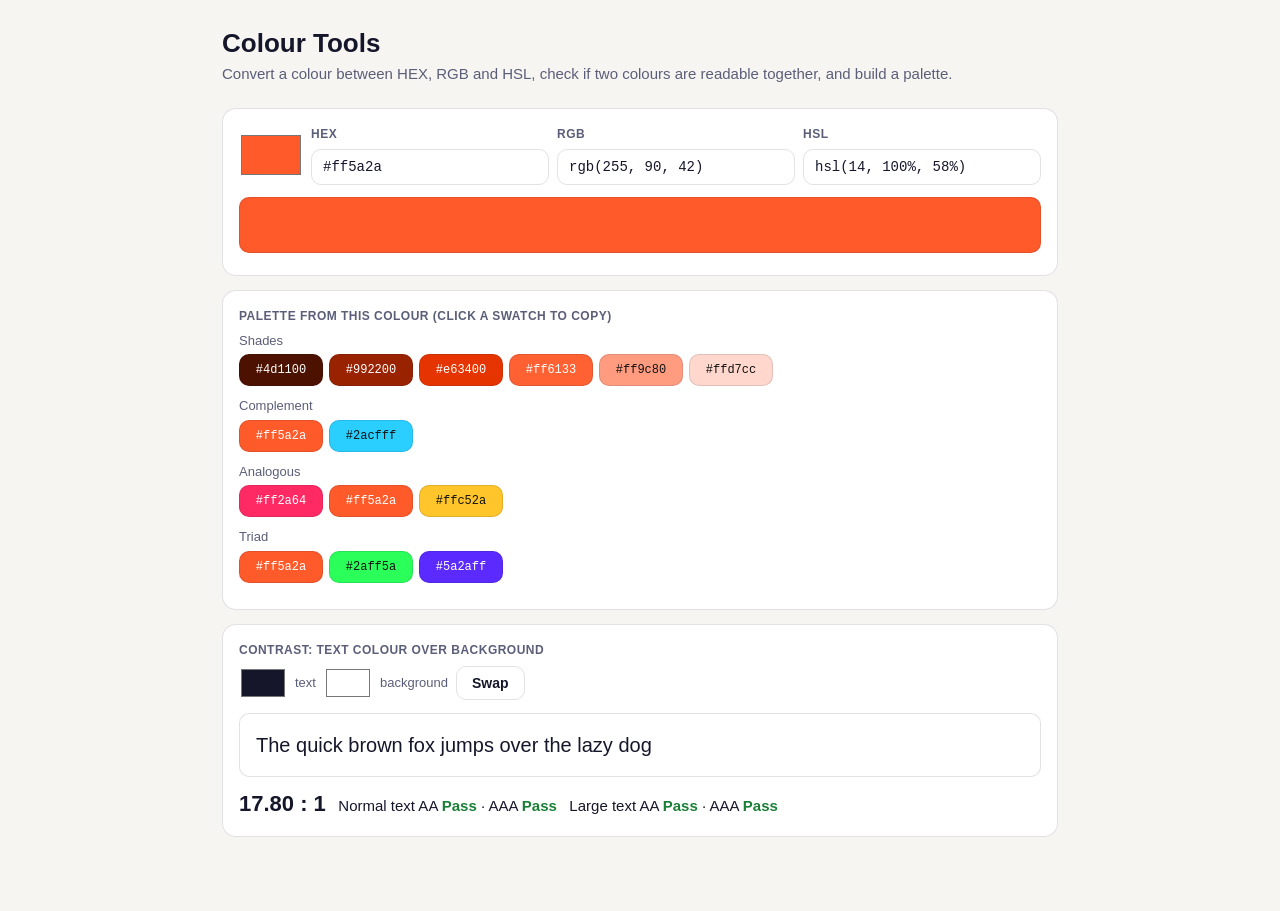
<file: plugins/color-tools/app/index.html>
<!doctype html>
<html lang="en"><head><meta charset="utf-8"><meta name="viewport" content="width=device-width,initial-scale=1">
<title>Colour Tools</title>
<style>
:root { color-scheme: light dark; --bg:#f6f5f2; --card:#ffffff; --fg:#15162a; --muted:#5b5e78; --line:rgba(20,22,40,.12); --accent:#ff5a2a; --ok:#1a7f37; --bad:#c62828; }
@media (prefers-color-scheme: dark) { :root { --bg:#0d0e14; --card:#171923; --fg:#f3f2ef; --muted:#9a9cb2; --line:rgba(255,255,255,.12); --ok:#7ee787; --bad:#ff8a80; } }
* { box-sizing: border-box; }
html, body { margin: 0; }
body { background: var(--bg); color: var(--fg); font: 15px/1.5 -apple-system, sans-serif; min-height: 100vh; }
.wrap { max-width: 880px; margin: 0 auto; padding: 28px 22px 60px; }
h1 { font: 600 26px/1.2 -apple-system, sans-serif; margin: 0 0 4px; }
.sub { color: var(--muted); margin: 0 0 22px; }
.card { background: var(--card); border: 1px solid var(--line); border-radius: 14px; padding: 16px; margin-bottom: 14px; }
label { display: block; font-size: 12px; font-weight: 600; letter-spacing: .04em; text-transform: uppercase; color: var(--muted); margin: 0 0 6px; }
input[type=text], input[type=number], input[type=search], input[type=password], textarea, select {
  width: 100%; font: 14px ui-monospace, SFMono-Regular, Menlo, monospace; padding: 9px 11px; border-radius: 10px;
  border: 1px solid var(--line); background: transparent; color: var(--fg); outline: none; }
input:focus, textarea:focus, select:focus { border-color: var(--accent); }
textarea { min-height: 150px; resize: vertical; line-height: 1.45; }
button { font: 600 14px -apple-system, sans-serif; border: 0; border-radius: 10px; padding: 8px 15px; cursor: pointer; background: var(--fg); color: var(--bg); }
button.ghost { background: transparent; color: var(--fg); border: 1px solid var(--line); }
button:active { transform: scale(.97); }
.row { display: flex; gap: 8px; flex-wrap: wrap; align-items: center; }
.row > .grow { flex: 1 1 200px; }
.tabs { display: flex; gap: 6px; flex-wrap: wrap; margin-bottom: 14px; }
.tabs button { background: transparent; color: var(--muted); border: 1px solid var(--line); }
.tabs button.on { background: var(--fg); color: var(--bg); border-color: var(--fg); }
.muted { color: var(--muted); font-size: 13px; }
.ok { color: var(--ok); } .bad { color: var(--bad); }
.mono { font-family: ui-monospace, SFMono-Regular, Menlo, monospace; }
.toast { position: fixed; bottom: 22px; left: 50%; transform: translateX(-50%); background: rgba(20,20,28,.92); color: #fff; padding: 8px 14px; border-radius: 10px; font-size: 13px; opacity: 0; transition: opacity .25s; pointer-events: none; }
.toast.on { opacity: 1; }
.hide { display: none !important; }
</style></head>
<body>

<div class="wrap">
  <h1>Colour Tools</h1>
  <p class="sub">Convert a colour between HEX, RGB and HSL, check if two colours are readable together, and build a palette.</p>
  <div class="card">
    <div class="row"><input type="color" id="pick" value="#ff5a2a" style="width:64px;height:48px;border:0;background:none;padding:0">
      <div class="grow"><label for="hex">HEX</label><input type="text" id="hex" spellcheck="false"></div>
      <div class="grow"><label for="rgb">RGB</label><input type="text" id="rgb" spellcheck="false"></div>
      <div class="grow"><label for="hsl">HSL</label><input type="text" id="hsl" spellcheck="false"></div></div>
    <div id="swatch" style="height:56px;border-radius:10px;margin-top:12px;border:1px solid var(--line)"></div>
    <div id="cmsg" class="bad" style="margin-top:6px"></div>
  </div>
  <div class="card"><label>Palette from this colour (click a swatch to copy)</label><div id="pal"></div></div>
  <div class="card"><label>Contrast: text colour over background</label>
    <div class="row"><input type="color" id="fg" value="#15162a" style="width:48px;height:36px;border:0;background:none;padding:0"><span class="muted">text</span>
      <input type="color" id="bg" value="#ffffff" style="width:48px;height:36px;border:0;background:none;padding:0"><span class="muted">background</span>
      <button class="ghost" id="swap">Swap</button></div>
    <div id="sample" style="margin-top:12px;padding:16px;border-radius:10px;border:1px solid var(--line);font-size:20px">The quick brown fox jumps over the lazy dog</div>
    <div id="ratio" style="margin-top:10px"></div></div>
</div>

<script>
(() => {

const $ = (s, r = document) => r.querySelector(s);
const $$ = (s, r = document) => [...r.querySelectorAll(s)];
const store = {
  get: (k, d) => { try { const v = localStorage.getItem(k); return v === null ? d : JSON.parse(v); } catch (e) { return d; } },
  set: (k, v) => { try { localStorage.setItem(k, JSON.stringify(v)); } catch (e) {} },
};
let toastTimer = 0;
const flash = (text) => {
  let t = $('.toast');
  if (!t) { t = document.createElement('div'); t.className = 'toast'; document.body.appendChild(t); }
  t.textContent = text; t.classList.add('on');
  clearTimeout(toastTimer); toastTimer = setTimeout(() => t.classList.remove('on'), 1300);
};
// The clipboard API needs a secure page; if the page isn't, the old way works.
const copy = async (text) => {
  try { await navigator.clipboard.writeText(text); }
  catch (e) {
    const t = document.createElement('textarea'); t.value = text; t.style.cssText = 'position:fixed;opacity:0';
    document.body.appendChild(t); t.select(); try { document.execCommand('copy'); } catch (e2) {} t.remove();
  }
  flash('Copied');
};
// A random whole number below n, without bias.
const rand = (n) => {
  const limit = Math.floor(4294967296 / n) * n, buf = new Uint32Array(1);
  do { crypto.getRandomValues(buf); } while (buf[0] >= limit);
  return buf[0] % n;
};
const esc = (s) => String(s).replace(/[&<>"']/g, (c) => ({ '&': '&amp;', '<': '&lt;', '>': '&gt;', '"': '&quot;', "'": '&#39;' }[c]));


const clamp = (n, a, b) => Math.min(b, Math.max(a, n));
const toHex = (r, g, b) => '#' + [r, g, b].map((v) => Math.round(v).toString(16).padStart(2, '0')).join('');
const fromHex = (s) => {
  s = s.trim().replace(/^#/, '');
  if (/^[0-9a-f]{3}$/i.test(s)) s = s.split('').map((c) => c + c).join('');
  if (!/^[0-9a-f]{6}$/i.test(s)) return null;
  return [0, 2, 4].map((i) => parseInt(s.slice(i, i + 2), 16));
};
const rgbToHsl = (r, g, b) => {
  r /= 255; g /= 255; b /= 255;
  const max = Math.max(r, g, b), min = Math.min(r, g, b), l = (max + min) / 2, d = max - min;
  if (!d) return [0, 0, l * 100];
  const s = d / (1 - Math.abs(2 * l - 1));
  let h = max === r ? ((g - b) / d) % 6 : max === g ? (b - r) / d + 2 : (r - g) / d + 4;
  h = (h * 60 + 360) % 360;
  return [h, s * 100, l * 100];
};
const hslToRgb = (h, s, l) => {
  h = ((h % 360) + 360) % 360; s = clamp(s, 0, 100) / 100; l = clamp(l, 0, 100) / 100;
  const c = (1 - Math.abs(2 * l - 1)) * s, x = c * (1 - Math.abs(((h / 60) % 2) - 1)), m = l - c / 2;
  const [r, g, b] = h < 60 ? [c, x, 0] : h < 120 ? [x, c, 0] : h < 180 ? [0, c, x] : h < 240 ? [0, x, c] : h < 300 ? [x, 0, c] : [c, 0, x];
  return [(r + m) * 255, (g + m) * 255, (b + m) * 255];
};
const lum = ([r, g, b]) => { const f = (v) => { v /= 255; return v <= 0.03928 ? v / 12.92 : Math.pow((v + 0.055) / 1.055, 2.4); }; return 0.2126 * f(r) + 0.7152 * f(g) + 0.0722 * f(b); };
const ratio = (a, b) => { const [x, y] = [lum(a), lum(b)].sort((p, q) => q - p); return (x + 0.05) / (y + 0.05); };
globalThis.__color = { fromHex, toHex, rgbToHsl, hslToRgb, ratio };

let cur = [255, 90, 42];
const setColor = (rgb, from) => {
  cur = rgb.map((v) => clamp(Math.round(v), 0, 255));
  const hex = toHex(...cur), [h, s, l] = rgbToHsl(...cur);
  if (from !== 'hex') $('#hex').value = hex;
  if (from !== 'rgb') $('#rgb').value = 'rgb(' + cur.join(', ') + ')';
  if (from !== 'hsl') $('#hsl').value = 'hsl(' + Math.round(h) + ', ' + Math.round(s) + '%, ' + Math.round(l) + '%)';
  $('#pick').value = hex; $('#swatch').style.background = hex; $('#cmsg').textContent = '';
  palette(h, s, l);
};
const palette = (h, s, l) => {
  const sets = [['Shades', [15, 30, 45, 60, 75, 90].map((L) => [h, s, L])], ['Complement', [[h, s, l], [h + 180, s, l]]],
    ['Analogous', [-30, 0, 30].map((d) => [h + d, s, l])], ['Triad', [0, 120, 240].map((d) => [h + d, s, l])]];
  const root = $('#pal'); root.textContent = '';
  for (const [name, list] of sets) {
    const row = document.createElement('div'); row.style.marginBottom = '10px';
    row.innerHTML = '<div class="muted" style="margin-bottom:4px">' + name + '</div>';
    const strip = document.createElement('div'); strip.className = 'row'; strip.style.gap = '6px';
    for (const hsl of list) {
      const hex = toHex(...hslToRgb(...hsl));
      const sw = document.createElement('button'); sw.className = 'ghost'; sw.title = hex; sw.textContent = hex;
      sw.style.cssText = 'background:' + hex + ';color:' + (lum(fromHex(hex)) > 0.45 ? '#111' : '#fff') + ';border:1px solid var(--line);font:12px ui-monospace,monospace;min-width:84px';
      sw.onclick = () => copy(hex); strip.appendChild(sw);
    }
    row.appendChild(strip); root.appendChild(row);
  }
};
$('#pick').oninput = () => setColor(fromHex($('#pick').value));
$('#hex').oninput = () => { const c = fromHex($('#hex').value); if (c) setColor(c, 'hex'); else $('#cmsg').textContent = 'Needs 3 or 6 hex digits, like #ff5a2a'; };
$('#rgb').oninput = () => { const m = $('#rgb').value.match(/(\d{1,3})\D+(\d{1,3})\D+(\d{1,3})/); if (m) setColor([+m[1], +m[2], +m[3]], 'rgb'); else $('#cmsg').textContent = 'Needs three numbers, like rgb(255, 90, 42)'; };
$('#hsl').oninput = () => { const m = $('#hsl').value.match(/(-?\d+(?:\.\d+)?)\D+(\d+(?:\.\d+)?)\D+(\d+(?:\.\d+)?)/); if (m) setColor(hslToRgb(+m[1], +m[2], +m[3]), 'hsl'); else $('#cmsg').textContent = 'Needs three numbers, like hsl(14, 100%, 58%)'; };

const contrast = () => {
  const f = fromHex($('#fg').value), b = fromHex($('#bg').value), r = ratio(f, b);
  $('#sample').style.color = $('#fg').value; $('#sample').style.background = $('#bg').value;
  const pass = (ok) => ok ? '<b class="ok">Pass</b>' : '<b class="bad">Fail</b>';
  $('#ratio').innerHTML = '<b style="font-size:22px">' + r.toFixed(2) + ' : 1</b> &nbsp; Normal text AA ' + pass(r >= 4.5) + ' · AAA ' + pass(r >= 7) + ' &nbsp; Large text AA ' + pass(r >= 3) + ' · AAA ' + pass(r >= 4.5);
};
$('#fg').oninput = contrast; $('#bg').oninput = contrast;
$('#swap').onclick = () => { const t = $('#fg').value; $('#fg').value = $('#bg').value; $('#bg').value = t; contrast(); };
setColor(cur); contrast();

})();
</script>
</body></html>
</file>
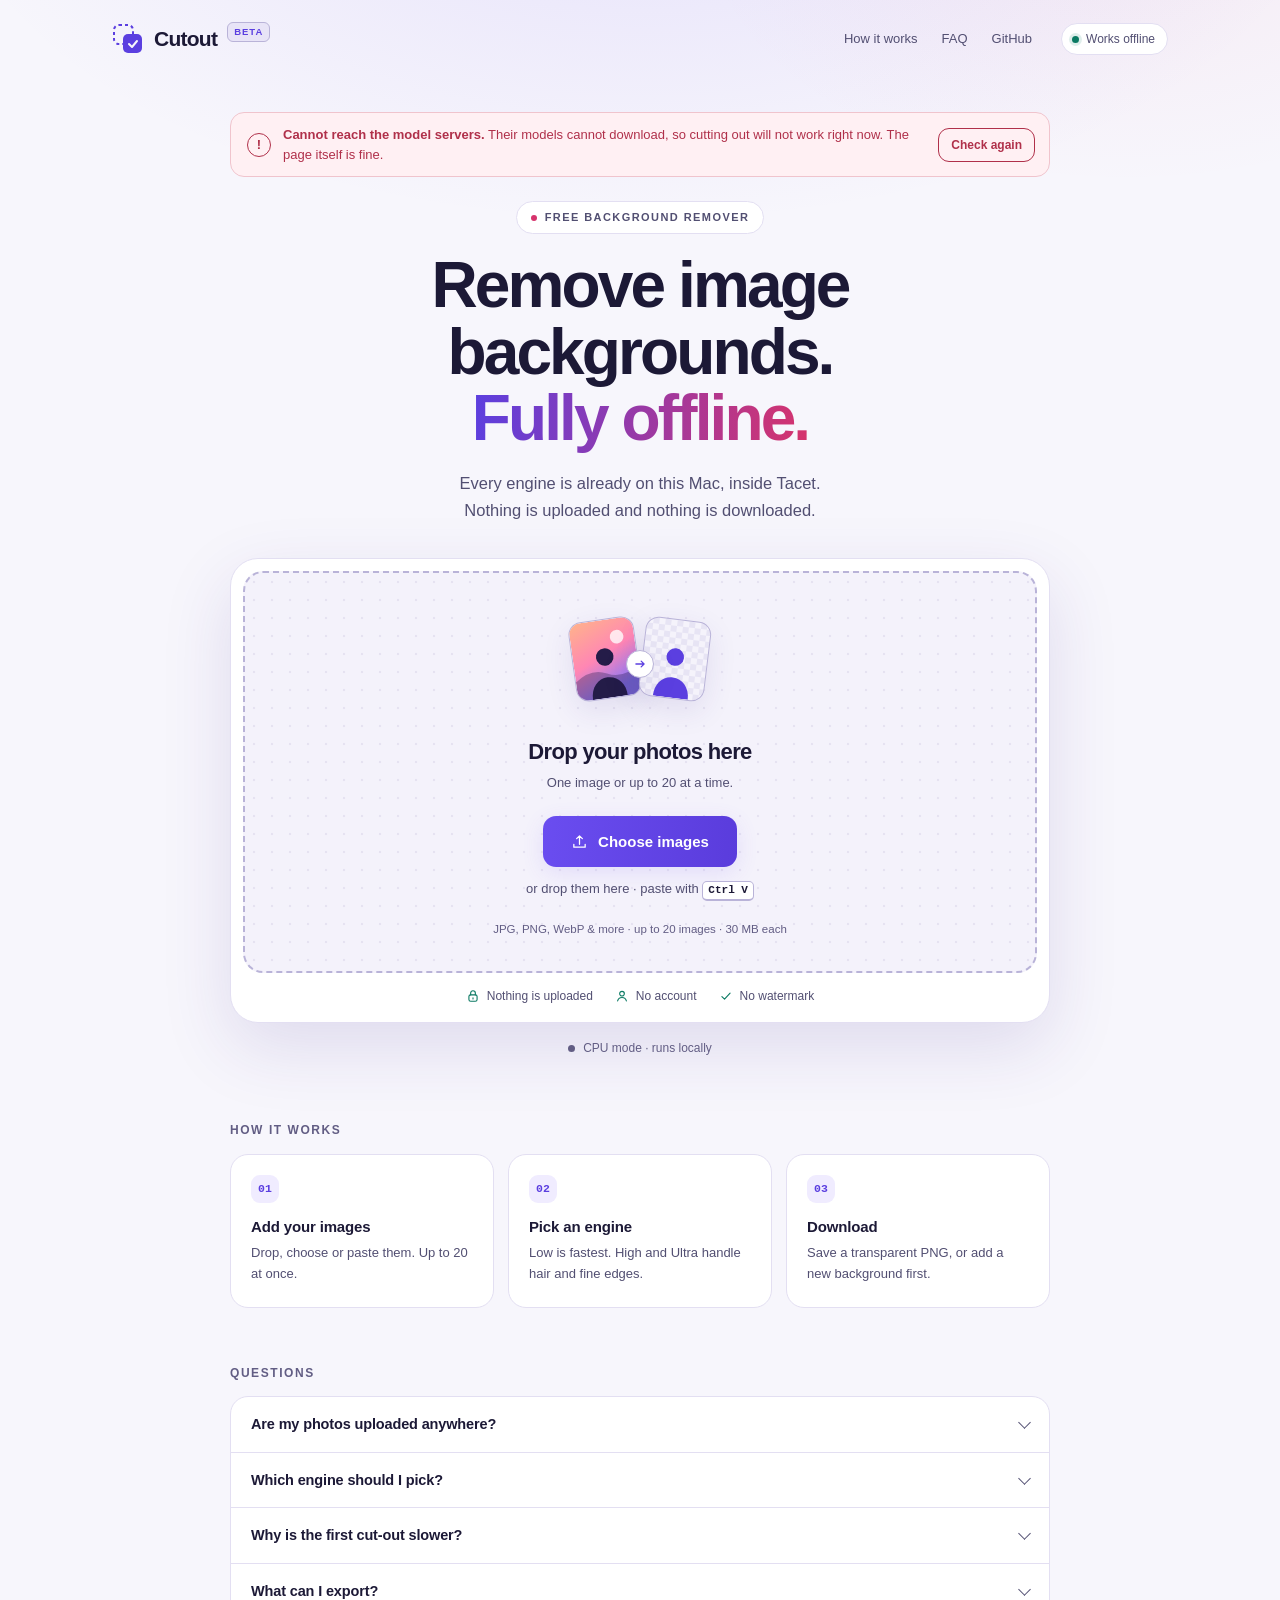
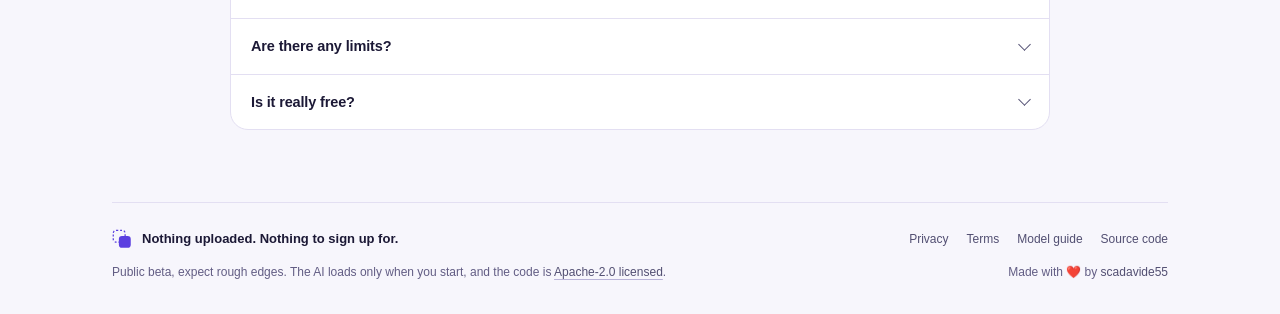
<file: plugins/cutout/app/index.html>
<!doctype html>
<html lang="en">
<head>

<meta charset="utf-8">
<meta name="viewport" content="width=device-width, initial-scale=1, viewport-fit=cover">
<title>Cutout — remove image backgrounds, free and private</title>
<meta name="description" content="Remove image backgrounds in your browser. No account, no upload, no cost.">
<meta name="color-scheme" content="dark light">
<meta name="theme-color" content="#0c0d13" media="(prefers-color-scheme: dark)">
<meta name="theme-color" content="#f7f6fc" media="(prefers-color-scheme: light)">
<meta name="theme-color" content="#0c0d13">
<link rel="canonical" href="https://scadavide55.github.io/cutout/">
<meta property="og:type" content="website">
<meta property="og:site_name" content="Cutout">
<meta property="og:title" content="Cutout — remove image backgrounds, free and private">
<meta property="og:description" content="Remove image backgrounds in your browser. No account, no upload, no watermark. The AI runs on your own device.">
<meta property="og:url" content="https://scadavide55.github.io/cutout/">
<meta property="og:image" content="https://scadavide55.github.io/cutout/og.png">
<meta property="og:image:width" content="1200">
<meta property="og:image:height" content="630">
<meta name="twitter:card" content="summary_large_image">
<meta name="twitter:title" content="Cutout — remove image backgrounds, free and private">
<meta name="twitter:description" content="No account, no upload, no watermark. The AI runs on your own device.">
<meta name="twitter:image" content="https://scadavide55.github.io/cutout/og.png">
<script type="application/ld+json">
{"@context":"https://schema.org","@type":"WebApplication","name":"Cutout","url":"https://scadavide55.github.io/cutout/","description":"Remove image backgrounds in your browser. No account, no upload, no watermark. The AI runs on your own device.","applicationCategory":"MultimediaApplication","operatingSystem":"Any modern web browser","isAccessibleForFree":true,"offers":{"@type":"Offer","price":"0","priceCurrency":"EUR"},"license":"https://www.apache.org/licenses/LICENSE-2.0","author":{"@type":"Person","name":"scadavide55","url":"https://github.com/scadavide55"}}
</script>
<script>
/* Pages cannot send the headers that let WebAssembly use several threads, so a tiny
   service worker adds them. It touches nothing else and only ever runs on this site. */
if ('serviceWorker' in navigator && !crossOriginIsolated && window.isSecureContext){
  navigator.serviceWorker.register('sw.js').then(r => {
    if (r.active && !navigator.serviceWorker.controller && !sessionStorage.getItem('cutout.coi')){
      sessionStorage.setItem('cutout.coi', '1'); location.reload();
    }
    r.addEventListener('updatefound', () => {
      const w = r.installing;
      w && w.addEventListener('statechange', () => {
        if (w.state === 'activated' && !sessionStorage.getItem('cutout.coi')){ sessionStorage.setItem('cutout.coi', '1'); location.reload(); }
      });
    });
  }).catch(() => {});
}
</script>
<link rel="icon" href="data:image/svg+xml,<svg xmlns='http://www.w3.org/2000/svg' viewBox='0 0 24 24'><rect x='3' y='3' width='12' height='12' rx='3.5' fill='%239a87ff'/><rect x='9' y='9' width='12' height='12' rx='3.5' fill='none' stroke='%239a87ff' stroke-width='1.8'/></svg>">
<style>
  /* One stylesheet, system fonts, inline icons. Nothing here loads from the network. */
  :root{
    color-scheme:dark light;
    --sans:ui-sans-serif,-apple-system,BlinkMacSystemFont,"Segoe UI",Roboto,"Helvetica Neue",Arial,sans-serif;
    --mono:ui-monospace,SFMono-Regular,Menlo,Consolas,monospace;
    --max:1120px;
    --bg:#0c0d13; --panel:#14161f; --panel-2:#1a1c28; --panel-3:#252a3d;
    --line:#262b3e; --line-2:#424a6a; --text:#eef0f9; --dim:#b0b6cd; --dim-2:#9097b2;
    --accent:#9a87ff; --accent-hi:#b0a1ff; --accent-ink:#0f0a2b;
    --brand:#b3a5ff; --brand-2:#ff9ec7;
    --good:#7ee3c4; --good-soft:rgba(126,227,196,.16); --warn:#f2c97d; --bad:#ff9fae;
    --chk-a:#252a3c; --chk-b:#1d2131; --swchk-a:#69708f; --swchk-b:#434a66;
    --sel-bg:#1f1d3a; --over-bg:#1b1a33; --dots:rgba(255,255,255,.055);
    --done-bg:#12302b; --done-line:#2a6556; --warn-bg:#2e2619; --warn-line:#675331;
    --danger-bg:#33202a; --danger-line:#6a3b4b; --scrim:rgba(6,6,14,.72);
    --shadow:0 24px 80px rgba(0,0,0,.38); --shadow-sm:0 10px 34px rgba(0,0,0,.26);
    --glow:rgba(154,135,255,.17); --glow-2:rgba(255,158,199,.07);
  }
  @media(prefers-color-scheme:light){
    :root{
      --bg:#f7f6fc; --panel:#ffffff; --panel-2:#f4f2fb; --panel-3:#e8e4f7;
      --line:#e3dff2; --line-2:#b9b3d8; --text:#1c1936; --dim:#524f72; --dim-2:#625d84;
      --accent:#6a4df0; --accent-hi:#5a3cdc; --accent-ink:#ffffff;
      --brand:#5b3fe0; --brand-2:#d6336c;
      --good:#0b7a63; --good-soft:rgba(11,122,99,.13); --warn:#7d5314; --bad:#b0304a;
      --chk-a:#e7e4f4; --chk-b:#f5f3fb; --swchk-a:#cbc7e2; --swchk-b:#f5f3fb;
      --sel-bg:#f0ecff; --over-bg:#ede8ff; --dots:rgba(40,20,120,.07);
      --done-bg:#e3f6f0; --done-line:#aedccd; --warn-bg:#fbf3e3; --warn-line:#e6cf9c;
      --danger-bg:#fff0f3; --danger-line:#f0c4cd; --scrim:rgba(20,16,50,.6);
      --shadow:0 24px 70px rgba(60,40,140,.13); --shadow-sm:0 10px 30px rgba(60,40,140,.10);
      --glow:rgba(106,77,240,.12); --glow-2:rgba(214,51,108,.06);
    }
  }

  /* ---------- base ---------- */
  *{box-sizing:border-box;margin:0;padding:0}
  [hidden]{display:none!important}
  html{scroll-behavior:smooth;scroll-padding-top:20px;-webkit-text-size-adjust:100%}
  body{min-height:100vh;min-height:100dvh;display:flex;flex-direction:column;color:var(--text);
    background:radial-gradient(1000px 520px at 50% -140px,var(--glow),transparent 70%) no-repeat,
               radial-gradient(620px 380px at 88% -80px,var(--glow-2),transparent 70%) no-repeat,var(--bg);
    font:15px/1.55 var(--sans);-webkit-font-smoothing:antialiased;text-rendering:optimizeLegibility}
  a{color:inherit;text-underline-offset:3px}
  svg{display:block;width:100%;height:100%}
  button,input{font:inherit}
  button,summary,.opt,#drop,.sw{-webkit-tap-highlight-color:transparent;touch-action:manipulation}
  ::selection{background:var(--accent);color:var(--accent-ink)}
  :focus-visible{outline:2px solid var(--brand);outline-offset:3px}
  .spacer{flex:1}
  .skip{position:absolute;left:12px;top:-60px;z-index:100;background:var(--accent);color:var(--accent-ink);
    padding:10px 16px;border-radius:10px;font-weight:650;text-decoration:none;transition:top .15s}
  .skip:focus{top:12px}

  /* ---------- header ---------- */
  body>header{width:100%;max-width:var(--max);margin:0 auto;display:flex;align-items:center;gap:18px;padding:22px 32px}
  .brand{display:flex;align-items:center;gap:10px;text-decoration:none;border-radius:10px}
  .mark{width:32px;height:32px;flex:none;color:var(--brand)}
  .brand b{font-size:21px;font-weight:730;letter-spacing:-.035em}
  .brand .version{font-size:9.5px;font-weight:700;letter-spacing:.1em;text-transform:uppercase;color:var(--brand);
    background:var(--panel-3);border:1px solid var(--line-2);border-radius:6px;padding:2px 6px;translate:0 -7px}
  .nav{display:flex;align-items:center;gap:2px;margin-left:auto}
  .header-link{font-size:13px;color:var(--dim);text-decoration:none;padding:7px 11px;border-radius:9px;transition:color .15s,background .15s}
  .header-link:hover{color:var(--text);background:var(--panel-2)}
  body.has-images .nav a[href^="#"]{display:none}
  .chip{display:inline-flex;align-items:center;gap:7px;white-space:nowrap;font-size:12px;color:var(--dim);
    background:var(--panel);border:1px solid var(--line);border-radius:99px;padding:6px 12px 6px 10px}
  .chip svg{width:13px;height:13px;color:var(--good)}

  /* ---------- layout ---------- */
  main{flex:1;width:100%;max-width:var(--max);margin:0 auto;padding:34px 32px 72px}

  .alert{display:flex;align-items:center;gap:12px;max-width:820px;margin:0 auto 24px;font-size:13px;line-height:1.5;
    background:var(--danger-bg);border:1px solid var(--danger-line);color:var(--bad);border-radius:14px;padding:12px 14px 12px 16px}
  .alert.warn{background:var(--warn-bg);border-color:var(--warn-line);color:var(--warn)}
  .alert .ai{width:24px;height:24px;flex:none;display:grid;place-items:center;border:1.6px solid currentColor;border-radius:50%;
    font-weight:800;font-size:13px;line-height:1}
  .alert .btn{background:transparent;color:inherit;border-color:currentColor;font-size:12px;padding:7px 12px;min-height:34px}
  .alert .btn:hover:not(:disabled){background:transparent;border-color:currentColor;opacity:.8}

  /* ---------- hero ---------- */
  .hero{max-width:780px;margin:0 auto 34px;text-align:center}
  .eyebrow{font-size:11px;font-weight:650;letter-spacing:.13em;text-transform:uppercase;color:var(--dim)}
  .hero .eyebrow{display:inline-flex;align-items:center;gap:8px;margin-bottom:18px;background:var(--panel);
    border:1px solid var(--line);border-radius:99px;padding:7px 14px}
  .hero .eyebrow::before{content:'';width:6px;height:6px;border-radius:50%;background:var(--brand-2)}
  .hero h1{font-size:clamp(38px,5.4vw,64px);line-height:1.04;letter-spacing:-.045em;font-weight:760;text-wrap:balance}
  .hero h1 span{background:linear-gradient(95deg,var(--brand),var(--brand-2));-webkit-background-clip:text;background-clip:text;
    color:transparent;-webkit-text-fill-color:transparent}
  .hero p{max-width:470px;margin:18px auto 0;font-size:16.5px;line-height:1.65;color:var(--dim)}

  /* ---------- drop zone ---------- */
  .studio{max-width:820px;margin:0 auto;background:var(--panel);border:1px solid var(--line);border-radius:28px;padding:12px;box-shadow:var(--shadow)}
  #drop{position:relative;display:block;text-align:center;cursor:pointer;border:2px dashed var(--line-2);border-radius:20px;
    background:radial-gradient(var(--dots) 1px,transparent 1.6px) 0 0/18px 18px,var(--panel-2);
    padding:42px 24px 32px;transition:border-color .2s,background-color .2s,box-shadow .2s}
  #drop:hover,#drop:focus-visible,#drop.over{border-color:var(--brand);background-color:var(--over-bg)}
  #drop:focus-visible{outline-offset:4px}
  #drop.over{box-shadow:inset 0 0 0 6px var(--glow)}
  #drop.over .dz-title{color:var(--brand)}
  #drop:active{border-color:var(--brand);background-color:var(--over-bg)}

  .dz-art{position:relative;width:156px;height:98px;margin:0 auto 22px}
  .art-photo,.art-cutout{position:absolute;top:4px;width:66px;height:80px;border-radius:13px;overflow:hidden;
    border:1px solid var(--line-2);box-shadow:var(--shadow-sm);transition:transform .3s ease}
  .art-photo{left:10px;transform:rotate(-8deg)}
  .art-cutout{right:10px;transform:rotate(7deg);color:var(--brand);
    background:repeating-conic-gradient(var(--chk-a) 0% 25%,var(--chk-b) 0% 50%) 0 0/12px 12px}
  .art-photo .sky{fill:url(#dzSky)}
  .art-photo .sun{fill:#fff;opacity:.78}
  .art-photo .hill{fill:#2b2152;opacity:.35}
  .art-photo .who{fill:#241c48}
  .art-cutout .who{fill:currentColor}
  .art-arrow{position:absolute;left:50%;top:50%;width:28px;height:28px;margin:-14px 0 0 -14px;z-index:2;display:grid;place-items:center;
    border-radius:50%;background:var(--panel);border:1px solid var(--line-2);color:var(--brand);box-shadow:var(--shadow-sm);transition:transform .3s ease}
  .art-arrow svg{width:14px;height:14px}
  #drop:hover .art-photo,#drop.over .art-photo{transform:rotate(-12deg) translateX(-6px)}
  #drop:hover .art-cutout,#drop.over .art-cutout{transform:rotate(11deg) translateX(6px)}
  #drop:hover .art-arrow,#drop.over .art-arrow{transform:scale(1.08)}

  #drop .dz-title{font-size:22px;font-weight:680;letter-spacing:-.03em;margin-bottom:4px;transition:color .2s}
  #drop .dz-sub{font-size:13px;color:var(--dim)}
  .choose{display:inline-flex;align-items:center;justify-content:center;gap:10px;margin:22px 0 12px;padding:14px 28px;min-height:50px;
    border-radius:13px;background:linear-gradient(95deg,var(--accent),var(--accent-hi));color:var(--accent-ink);
    font-weight:650;font-size:15px;box-shadow:0 6px 22px var(--glow);transition:transform .15s,box-shadow .15s,opacity .15s}
  .choose svg{width:17px;height:17px}
  #drop:hover .choose{transform:translateY(-1px);box-shadow:0 10px 28px var(--glow)}
  #drop:active .choose{transform:none}
  #drop kbd{display:inline-block;border:1px solid var(--line-2);border-bottom-width:2px;border-radius:5px;padding:0 5px;
    font:600 11px/1.6 var(--mono);color:var(--text);background:var(--panel)}
  #drop .dz-note{font-size:11.5px;color:var(--dim-2);margin-top:20px}
  #drop input{display:none}

  body.busy #drop{cursor:progress}
  body.busy #drop:hover{border-color:var(--line-2);background-color:var(--panel-2)}
  body.busy #drop:hover .choose{transform:none}
  body.busy .choose{opacity:.8}
  body.busy .choose svg{display:none}
  body.busy .choose::before{content:'';width:16px;height:16px;flex:none;border-radius:50%;
    border:2px solid currentColor;border-right-color:transparent;animation:spin .8s linear infinite}

  .studio-foot{display:flex;align-items:center;justify-content:center;flex-wrap:wrap;gap:6px 22px;padding:14px 12px 4px;font-size:12px;color:var(--dim)}
  .studio-foot>span{display:inline-flex;align-items:center;gap:7px}
  .studio-foot svg{width:14px;height:14px;color:var(--good)}

  .device-status{display:flex;justify-content:center;align-items:center;gap:8px;margin-top:16px;font-size:12px;color:var(--dim-2)}
  .dot,.device-status .d{width:7px;height:7px;border-radius:50%;flex:none;background:var(--dim-2)}
  .dot,.device-status .d.good{background:var(--good);box-shadow:0 0 0 3px var(--good-soft)}
  .device-status .d.warn{background:var(--warn)}
  #capHint{max-width:640px;text-align:center;margin:8px auto 0;font-size:12px;color:var(--dim)}

  /* compact intake once images are in */
  body.has-images .hero{margin-bottom:20px}
  body.has-images .hero .eyebrow,body.has-images .hero p,body.has-images .how,body.has-images .faq,body.has-images .studio-foot{display:none}
  body.has-images .hero h1{font-size:28px;letter-spacing:-.035em}
  body.has-images .hero h1 br{display:none}
  body.has-images .studio{border-radius:22px;padding:8px}
  body.has-images #drop{display:flex;align-items:center;justify-content:center;flex-wrap:wrap;gap:6px 16px;padding:12px 18px;border-radius:16px}
  body.has-images .dz-art,body.has-images .dz-title,body.has-images .dz-note,body.has-images #drop>.dz-sub:not(.dz-hint){display:none}
  body.has-images .choose{margin:0;min-height:44px;padding:10px 22px;font-size:14px}
  body.has-images .device-status{margin-top:12px}

  /* ---------- sections ---------- */
  .section-head{display:flex;align-items:baseline;gap:12px;margin-bottom:14px}
  .section-head h2{font-size:12px;font-weight:650;letter-spacing:.13em;text-transform:uppercase;color:var(--dim-2)}

  .how{display:grid;grid-template-columns:repeat(3,1fr);gap:14px;max-width:820px;margin:64px auto 0}
  .how .section-head{grid-column:1/-1;margin-bottom:0}
  .how article{background:var(--panel);border:1px solid var(--line);border-radius:18px;padding:20px 20px 22px}
  .how .step-no{display:inline-grid;place-items:center;width:28px;height:28px;border-radius:9px;margin-bottom:12px;
    background:var(--sel-bg);color:var(--brand);font:650 11.5px/1 var(--mono)}
  .how h3{font-size:15px;font-weight:650;letter-spacing:-.01em}
  .how p{font-size:13px;line-height:1.6;color:var(--dim);margin-top:5px}

  .faq{max-width:820px;margin:56px auto 0}
  .faq-list{background:var(--panel);border:1px solid var(--line);border-radius:18px;overflow:hidden}
  .faq details+details{border-top:1px solid var(--line)}
  .faq summary{display:flex;align-items:center;gap:14px;padding:16px 20px;cursor:pointer;list-style:none;
    font-size:14.5px;font-weight:600;letter-spacing:-.01em;transition:background .15s}
  .faq summary::-webkit-details-marker{display:none}
  .faq summary::after{content:'';flex:none;margin-left:auto;width:8px;height:8px;border-right:1.8px solid var(--dim);
    border-bottom:1.8px solid var(--dim);transform:translateY(-2px) rotate(45deg);transition:transform .2s}
  .faq details[open] summary::after{transform:translateY(2px) rotate(-135deg)}
  .faq summary:hover{background:var(--panel-2)}
  .faq summary:focus-visible{outline-offset:-3px;border-radius:18px}
  .faq details p{max-width:680px;padding:0 20px 18px;font-size:13.5px;line-height:1.7;color:var(--dim)}
  .faq details p a{color:var(--text)}

  /* ---------- workspace ---------- */
  .workspace{margin-top:34px}
  .workspace-head{display:flex;align-items:flex-end;gap:12px;margin-bottom:16px}
  .workspace-head h2{font-size:20px;font-weight:680;letter-spacing:-.035em}
  .workspace-head p{font-size:12.5px;color:var(--dim);margin-top:2px}
  #queue{display:grid;gap:18px;grid-template-columns:repeat(auto-fit,minmax(min(100%,310px),1fr));align-items:start}
  #queue.single{max-width:720px;margin:0 auto}
  #queue.single .stage{aspect-ratio:16/10}

  .card{min-width:0;display:flex;flex-direction:column;overflow:hidden;background:var(--panel);border:1px solid var(--line);
    border-radius:20px;transition:border-color .2s,box-shadow .2s;animation:rise .35s ease both}
  .card:hover{border-color:var(--line-2);box-shadow:var(--shadow-sm)}
  @keyframes rise{from{opacity:0;transform:translateY(8px)}}
  .stage{position:relative;aspect-ratio:4/3;overflow:hidden;display:flex;align-items:center;justify-content:center;
    background:repeating-conic-gradient(var(--chk-a) 0% 25%,var(--chk-b) 0% 50%) 0 0/20px 20px}
  .stage img{position:absolute;inset:0;margin:auto;width:100%;height:100%;object-fit:contain;transition:opacity .18s ease}
  .stage .orig{opacity:1}
  .stage.ready .orig{opacity:0}
  .stage.compare .orig{opacity:1;z-index:2}
  .stage .placeholder{position:absolute;inset:0;z-index:1;display:flex;flex-direction:column;justify-content:center;align-items:center;gap:12px;
    padding:24px;text-align:center;background:var(--scrim);color:#f4f3ff;font-size:13px;font-weight:550;line-height:1.5}
  .stage .placeholder span:last-child{max-width:280px}
  .stage .spinner{width:24px;height:24px;border:2px solid rgba(255,255,255,.22);border-top-color:#c9bfff;border-radius:50%;animation:spin .8s linear infinite}
  @keyframes spin{to{transform:rotate(360deg)}}
  .stage-tools{position:absolute;top:12px;right:12px;display:flex;gap:6px;z-index:3}
  button.mini{width:38px;height:38px;display:grid;place-items:center;cursor:pointer;border-radius:11px;
    background:var(--scrim);color:#fff;border:1px solid rgba(255,255,255,.26);transition:background .15s,color .15s}
  button.mini svg{width:18px;height:18px}
  button.mini:hover{background:var(--accent);color:var(--accent-ink);border-color:transparent}
  button.mini.on{background:var(--accent);color:var(--accent-ink);border-color:transparent}

  .card-body{flex:1;display:flex;flex-direction:column;gap:12px;padding:16px 18px 18px}
  .card-head{display:flex;align-items:center;gap:10px}
  .name{flex:1;min-width:0;font-size:14px;font-weight:600;white-space:nowrap;overflow:hidden;text-overflow:ellipsis}
  .pill{flex:none;font-size:10.5px;font-weight:650;letter-spacing:.02em;padding:3px 9px;border-radius:99px;
    background:var(--panel-3);color:var(--dim);border:1px solid var(--line)}
  .pill.low,.pill.medium,.pill.high,.pill.ultra{color:var(--brand);background:var(--sel-bg);border-color:var(--line-2)}
  .meta{display:flex;flex-wrap:wrap;gap:4px 10px;font-size:12px;color:var(--dim-2);overflow-wrap:anywhere}
  .meta>span:not(.err)~span:not(.err)::before{content:'·';margin-right:10px;color:var(--line-2)}
  .meta .err{flex-basis:100%;margin-top:2px;padding:8px 10px;font-size:12px;line-height:1.5;color:var(--bad);
    background:var(--danger-bg);border:1px solid var(--danger-line);border-radius:10px}
  .progress{height:4px;background:var(--panel-3);border-radius:2px;overflow:hidden}
  .progress i{display:block;height:100%;width:0;background:linear-gradient(90deg,var(--accent),var(--brand-2));transition:width .2s}
  .progress.hide{display:none}

  .bgs{display:flex;flex-wrap:wrap;align-items:center;gap:9px;border-top:1px solid var(--line);padding-top:13px}
  .row-label{width:100%;margin-bottom:2px;font-size:11px;font-weight:600;letter-spacing:.04em;color:var(--dim)}
  .sw{position:relative;flex:none;width:30px;height:30px;padding:0;cursor:pointer;border-radius:50%;border:1px solid var(--line-2);
    background:var(--panel-2);transition:transform .15s,box-shadow .15s}
  .sw:hover{transform:scale(1.1)}
  .sw.sel{box-shadow:0 0 0 2px var(--panel),0 0 0 4px var(--brand)}
  .sw.t{background:repeating-conic-gradient(var(--swchk-a) 0% 25%,var(--swchk-b) 0% 50%) 0 0/10px 10px}
  .sw[data-c="custom"]{overflow:hidden}
  .sw[data-c="custom"] input{position:absolute;inset:0;width:100%;height:100%;border:0;padding:0;cursor:pointer;opacity:0}
  .sw.img{display:grid;place-items:center;overflow:hidden;background-size:cover;background-position:center;color:var(--dim)}
  .sw.img svg{width:14px;height:14px}

  .acts{display:flex;flex-wrap:wrap;gap:8px;margin-top:auto;padding-top:4px}
  button.btn{display:inline-flex;align-items:center;justify-content:center;gap:7px;white-space:nowrap;cursor:pointer;
    font-size:12.5px;font-weight:600;color:var(--text);background:var(--panel-2);border:1px solid var(--line);
    border-radius:11px;padding:10px 14px;min-height:40px;transition:background .15s,border-color .15s,transform .1s}
  button.btn svg{width:15px;height:15px;flex:none}
  button.btn:hover:not(:disabled){background:var(--panel-3);border-color:var(--line-2)}
  button.btn:active:not(:disabled){transform:scale(.97)}
  button.btn:disabled{opacity:.45;cursor:default}
  button.btn.pri{background:linear-gradient(95deg,var(--accent),var(--accent-hi));border-color:transparent;color:var(--accent-ink)}
  button.btn.pri:hover:not(:disabled){background:var(--accent-hi);border-color:transparent}
  button.btn.done{background:var(--done-bg);border-color:var(--done-line);color:var(--good)}
  button.btn.wide{flex:1;min-width:0}
  button.btn.ghost{background:transparent}
  .acts .refine{flex-basis:100%;min-height:34px;padding:6px;font-size:11.5px;color:var(--dim);border-style:dashed}
  .acts .refine:hover:not(:disabled){color:var(--text)}

  #batch{position:sticky;bottom:14px;z-index:5;display:flex;align-items:center;flex-wrap:wrap;gap:9px;margin-top:22px;
    background:var(--panel);border:1px solid var(--line-2);border-radius:16px;padding:10px 10px 10px 16px;box-shadow:0 12px 40px rgba(0,0,0,.28)}
  #batch .txt{display:flex;align-items:center;gap:9px;font-size:13px;color:var(--dim)}
  #batch .txt b{color:var(--text)}

  /* ---------- engine dialog ---------- */
  #overlay{position:fixed;inset:0;z-index:60;display:none;align-items:center;justify-content:center;padding:20px;background:var(--scrim)}
  #overlay.on{display:flex;animation:fade .18s ease both}
  @keyframes fade{from{opacity:0}}
  body.modal-open{overflow:hidden}
  .modal{width:100%;max-width:560px;max-height:calc(100vh - 40px);max-height:calc(100dvh - 40px);display:flex;flex-direction:column;
    overflow:hidden;background:var(--panel);border:1px solid var(--line);border-radius:26px;box-shadow:var(--shadow);animation:pop .22s ease both}
  @keyframes pop{from{opacity:0;transform:translateY(10px) scale(.985)}}
  .modal-body{overflow:auto;overscroll-behavior:contain;padding:28px 28px 8px}
  .modal .eyebrow{margin-bottom:8px;color:var(--brand)}
  .modal h2{font-size:26px;font-weight:700;letter-spacing:-.04em;line-height:1.2;margin-bottom:8px}
  .modal .lead{font-size:13.5px;color:var(--dim);margin-bottom:18px}
  .opts{display:flex;flex-direction:column;gap:9px}
  .opt{display:flex;align-items:flex-start;gap:13px;width:100%;text-align:left;cursor:pointer;font:inherit;color:inherit;
    background:var(--panel-2);border:1.5px solid var(--line);border-radius:16px;padding:13px 15px;
    transition:border-color .15s,background .15s,box-shadow .15s,transform .1s}
  .opt:hover:not(:disabled){border-color:var(--line-2);background:var(--panel-3)}
  .opt:active:not(:disabled){transform:scale(.99)}
  .opt[aria-checked="true"]{border-color:var(--brand);background:var(--sel-bg);box-shadow:0 0 0 3px var(--glow)}
  .opt::after{content:'';flex:none;width:20px;height:20px;margin-top:8px;border-radius:50%;border:1.5px solid var(--line-2);
    transition:border-color .15s,background .15s}
  .opt[aria-checked="true"]::after{border-color:var(--brand);background:var(--brand);box-shadow:inset 0 0 0 4px var(--sel-bg)}
  .opt:disabled{opacity:.55;cursor:not-allowed}
  .opt .ico{width:38px;height:38px;flex:none;margin-top:1px;display:grid;place-items:center;border-radius:11px;
    font-size:13px;font-weight:750;background:var(--panel-3);color:var(--dim)}
  .opt[aria-checked="true"] .ico{background:linear-gradient(135deg,var(--accent),var(--accent-hi));color:var(--accent-ink)}
  .opt-body{flex:1;min-width:0}
  .opt .t{display:flex;align-items:center;flex-wrap:wrap;gap:8px;margin-bottom:3px;font-size:15px;font-weight:650}
  .opt .tag{font-size:9px;font-weight:700;letter-spacing:.06em;padding:2px 6px;border-radius:5px;background:var(--panel-3);color:var(--dim)}
  .opt .tag.rec{background:var(--done-bg);color:var(--good)}
  .opt .d{display:block;font-size:12.5px;line-height:1.6;color:var(--dim)}
  .opt .cost{display:flex;flex-wrap:wrap;gap:6px;margin-top:8px;font-size:10.5px;color:var(--dim-2)}
  .opt .cost span{background:var(--panel-3);padding:2px 7px;border-radius:6px}
  .opt[aria-checked="true"] .cost span{background:var(--panel)}
  .opt .nofit{display:block;margin-top:4px;font-size:11px;line-height:1.5;color:var(--bad)}
  .opt:disabled .d,.opt:disabled .cost{display:none}
  .guide{margin:14px 0 4px;font-size:12px;color:var(--dim);text-align:center}
  .guide a{color:var(--dim)}
  .guide a:hover{color:var(--text)}
  .warnbox{margin-top:12px;font-size:12.5px;line-height:1.6;color:var(--warn);background:var(--warn-bg);border:1px solid var(--warn-line);border-radius:12px;padding:12px 14px}
  .warnbox.danger{color:var(--bad);background:var(--danger-bg);border-color:var(--danger-line)}
  .modal .foot{display:flex;align-items:center;gap:9px;padding:14px 28px 22px;border-top:1px solid var(--line);background:var(--panel)}
  .modal .hint{max-width:190px;font-size:11.5px;line-height:1.45;color:var(--dim-2)}
  #mGo{min-width:110px}

  /* ---------- footer ---------- */
  body>footer{width:100%;max-width:var(--max);margin:0 auto;padding:0 32px}
  .site-foot{display:grid;gap:14px;border-top:1px solid var(--line);padding:26px 0 32px;font-size:12px;color:var(--dim-2)}
  .foot-row{display:flex;justify-content:space-between;align-items:center;flex-wrap:wrap;gap:10px 24px}
  .foot-brand{display:flex;align-items:center;gap:10px;color:var(--text);font-size:13px;font-weight:600}
  .foot-brand .mark{width:20px;height:20px}
  .foot-links{display:flex;flex-wrap:wrap;gap:4px 18px}
  .site-foot a{color:var(--dim);text-decoration:none}
  .site-foot a:hover{color:var(--text);text-decoration:underline}
  .foot-row.sub{line-height:1.6}
  .foot-row.sub>span:first-child a{text-decoration:underline;text-decoration-color:var(--line-2)}

  /* ---------- small screens ---------- */
  @media(max-width:650px){
    body>header{padding:max(16px,env(safe-area-inset-top)) max(16px,env(safe-area-inset-right)) 10px max(16px,env(safe-area-inset-left));gap:12px}
    .nav{display:none}
    .mark{width:30px;height:30px}
    .brand b{font-size:20px}
    .chip{margin-left:auto;font-size:11px;padding:5px 10px 5px 8px}
    main{padding:18px max(16px,env(safe-area-inset-right)) 34px max(16px,env(safe-area-inset-left))}
    .hero{margin-bottom:22px}
    .hero .eyebrow{font-size:10px;padding:6px 11px;margin-bottom:14px}
    .hero h1{font-size:clamp(31px,9.4vw,40px);letter-spacing:-.045em;line-height:1.07}
    .hero p{font-size:14.5px;margin-top:14px;line-height:1.6;max-width:340px}
    .studio{padding:8px;border-radius:24px}
    #drop{padding:26px 14px 20px;border-radius:18px}
    .dz-art{transform:scale(.86);margin-bottom:12px}
    #drop .dz-title{font-size:20px}
    .choose{width:100%;margin:16px 0 4px;min-height:54px;font-size:16px}
    #drop .dz-note{margin-top:12px}
    .studio-foot{gap:4px 16px;padding:12px 6px 4px;font-size:11.5px}
    body.has-images .hero h1{font-size:23px}
    body.has-images #drop{padding:8px}
    body.has-images .choose{width:100%;margin:0;min-height:48px}
    .how{grid-template-columns:1fr;gap:10px;margin-top:44px}
    .how article{display:grid;grid-template-columns:38px 1fr;column-gap:10px;padding:15px;border-radius:15px}
    .how .step-no{grid-row:span 2;margin:0}
    .faq{margin-top:40px}
    .faq summary{padding:15px 16px;font-size:14px}
    .faq details p{padding:0 16px 16px;font-size:13px}
    .alert{flex-wrap:wrap;align-items:flex-start;padding:12px}
    #alertText{flex:1 1 200px;min-width:0}
    .alert .spacer{display:none}
    .alert .btn{margin-left:36px}
    .workspace{margin-top:26px}
    .workspace-head{flex-wrap:wrap;align-items:center}
    .workspace-head h2{font-size:19px}
    #queue{gap:14px}
    .card:hover{box-shadow:none}
    .card-body{padding:14px;gap:10px}
    .name{font-size:15px}
    .bgs{gap:8px}
    .acts .btn.wide{flex:1 1 0}
    .acts .btn{min-height:44px}
    .acts .refine{min-height:40px}
    #batch{bottom:max(10px,env(safe-area-inset-bottom));padding:10px;gap:8px}
    #batch .txt{width:100%;padding:2px 4px 0}
    #batch .spacer{display:none}
    #batch button{flex:1;min-height:48px}
    #overlay{align-items:flex-end;padding:0}
    .modal{max-width:none;max-height:92vh;max-height:92dvh;border-radius:24px 24px 0 0;border-bottom:0;animation:sheet .28s ease both}
    @keyframes sheet{from{transform:translateY(40px);opacity:0}}
    .modal::before{content:'';flex:none;display:block;width:40px;height:4px;border-radius:2px;background:var(--line-2);margin:10px auto 0}
    .modal-body{padding:16px 16px 6px}
    .modal h2{font-size:22px}
    .modal .lead{font-size:13px;margin-bottom:14px}
    .modal .eyebrow{font-size:10px}
    .opt{padding:13px;min-height:64px;gap:11px}
    .opt .ico{width:34px;height:34px}
    .opt .tag{font-size:8.5px}
    .opt .d{font-size:12px}
    .modal .foot{flex-wrap:wrap;gap:8px;padding:12px 16px max(16px,env(safe-area-inset-bottom))}
    .modal .hint{width:100%;max-width:none}
    .modal .hint:empty{display:none}
    .modal .foot .spacer{display:none}
    .modal .foot .btn{flex:1;min-height:48px}
    body>footer{padding:0 max(16px,env(safe-area-inset-right)) 0 max(16px,env(safe-area-inset-left))}
    .site-foot{text-align:center;padding:22px 0 max(24px,env(safe-area-inset-bottom))}
    .foot-row{flex-direction:column;justify-content:center}
    .foot-links{justify-content:center}
  }
  @media(max-width:360px){
    body>header,main{padding-left:14px;padding-right:14px}
    .chip{display:none}
    .hero h1{font-size:29px}
    .studio-foot{flex-direction:column}
  }
  @media(max-height:480px) and (orientation:landscape){
    .modal{max-height:96vh;max-height:96dvh}
    .hero{margin-bottom:14px}
    .dz-art{display:none}
  }
  @media(pointer:coarse){
    .dz-hint{display:none}
    .sw{width:36px;height:36px}
    .bgs{gap:10px}
    button.btn{min-height:44px}
    button.mini{width:44px;height:44px}
    .stage-tools{top:10px;right:10px;gap:8px}
  }
  @media(hover:none){.sw:hover{transform:none}.card:hover{box-shadow:none;border-color:var(--line)}}
  @media(prefers-reduced-motion:reduce){
    html{scroll-behavior:auto}
    *,*::before,*::after{animation:none!important;transition:none!important}
    body.busy .choose::before{border-right-color:currentColor;opacity:.5}
  }
</style>
</head>
<body>
<a class="skip" href="#drop">Skip to upload</a>

<header>
  <a class="brand" href="#" aria-label="Cutout home">
    <span class="mark">
      <svg viewBox="0 0 32 32" fill="none" aria-hidden="true">
        <rect x="2" y="2" width="19" height="19" rx="5" stroke="currentColor" stroke-width="2" stroke-dasharray="3 3"/>
        <rect x="11" y="11" width="19" height="19" rx="5" fill="currentColor"/>
        <path d="m17 21 3 3 5-6" stroke="var(--bg)" stroke-width="2" stroke-linecap="round" stroke-linejoin="round"/>
      </svg>
    </span>
    <b>Cutout</b>
    <span class="version">Beta</span>
  </a>
  <nav class="nav" aria-label="Site">
    <a class="header-link" href="#how">How it works</a>
    <a class="header-link" href="#faq">FAQ</a>
    <a class="header-link" href="https://github.com/scadavide55/cutout" target="_blank" rel="noopener">GitHub</a>
  </nav>
  <span class="chip">
    <svg viewBox="0 0 24 24" fill="none" stroke="currentColor" stroke-width="2" stroke-linecap="round" stroke-linejoin="round" aria-hidden="true"><path d="M12 3 5 6v5c0 4.4 3 8.3 7 10 4-1.7 7-5.6 7-10V6z"/><path d="m9 12 2 2 4-4"/></svg>
    Private by design
  </span>
</header>

<main>
  <div id="alert" class="alert" style="display:none" role="status">
    <span class="ai" aria-hidden="true">!</span>
    <span id="alertText"></span>
    <span class="spacer"></span>
    <button class="btn" id="alertRetry">Check again</button>
  </div>

  <section class="hero" aria-labelledby="headline">
    <div class="eyebrow">Free background remover</div>
    <h1 id="headline">Remove image backgrounds.<br> <span>Right in your browser.</span></h1>
    <p>No account, no upload, no watermark.<br> Your photos never leave your device.</p>
  </section>

  <div class="studio">
    <div id="drop" tabindex="0" role="button" aria-label="Choose images to remove backgrounds from" aria-disabled="false">
      <div class="dz-art" aria-hidden="true">
        <div class="art-photo">
          <svg viewBox="0 0 66 80" preserveAspectRatio="xMidYMid slice">
            <defs>
              <linearGradient id="dzSky" x1="0" y1="0" x2="0.4" y2="1">
                <stop offset="0" stop-color="#ffb38a"/><stop offset=".55" stop-color="#ff86b4"/><stop offset="1" stop-color="#8f7cff"/>
              </linearGradient>
            </defs>
            <rect class="sky" width="66" height="80"/>
            <circle class="sun" cx="48" cy="19" r="7"/>
            <path class="hill" d="M0 60 Q17 47 33 55 T66 50 V80 H0Z"/>
            <circle class="who" cx="33" cy="38" r="9"/>
            <path class="who" d="M15 80c0-13 8-21 18-21s18 8 18 21z"/>
          </svg>
        </div>
        <div class="art-cutout">
          <svg viewBox="0 0 66 80" preserveAspectRatio="xMidYMid slice">
            <circle class="who" cx="33" cy="38" r="9"/>
            <path class="who" d="M15 80c0-13 8-21 18-21s18 8 18 21z"/>
          </svg>
        </div>
        <span class="art-arrow">
          <svg viewBox="0 0 24 24" fill="none" stroke="currentColor" stroke-width="2.2" stroke-linecap="round" stroke-linejoin="round"><path d="M5 12h14m-5-5 5 5-5 5"/></svg>
        </span>
      </div>
      <div class="dz-title">Drop your photos here</div>
      <div class="dz-sub">One image or up to 20 at a time.</div>
      <span class="choose">
        <svg viewBox="0 0 24 24" fill="none" stroke="currentColor" stroke-width="1.8" stroke-linecap="round" stroke-linejoin="round" aria-hidden="true"><path d="M12 16V4m-4 4 4-4 4 4M4 16v4h16v-4"/></svg>
        <span id="chooseLabel">Choose images</span>
      </span>
      <div class="dz-sub dz-hint">or drop them here · paste with <kbd id="pasteKey">⌘ V</kbd></div>
      <div class="dz-note">JPG, PNG, WebP &amp; more · up to 20 images · 30 MB each</div>
    </div>
    <input id="file" type="file" accept="image/*" multiple hidden>
    <div class="studio-foot">
      <span><svg viewBox="0 0 24 24" fill="none" stroke="currentColor" stroke-width="1.9" stroke-linecap="round" stroke-linejoin="round" aria-hidden="true"><rect x="5" y="10" width="14" height="11" rx="3"/><path d="M8 10V7a4 4 0 0 1 8 0v3m-4 5v2"/></svg>Nothing is uploaded</span>
      <span><svg viewBox="0 0 24 24" fill="none" stroke="currentColor" stroke-width="1.9" stroke-linecap="round" stroke-linejoin="round" aria-hidden="true"><circle cx="12" cy="8" r="4"/><path d="M4.5 20.5c.8-3.6 3.8-6 7.5-6s6.7 2.4 7.5 6"/></svg>No account</span>
      <span><svg viewBox="0 0 24 24" fill="none" stroke="currentColor" stroke-width="1.9" stroke-linecap="round" stroke-linejoin="round" aria-hidden="true"><path d="m5 13 4.5 4.5L19 7"/></svg>No watermark</span>
    </div>
  </div>
  <div class="device-status" role="status">
    <span class="d" id="capDot"></span><span id="capText">Checking browser support…</span>
  </div>
  <p id="capHint" hidden></p>

  <section class="how" id="how" aria-labelledby="howTitle">
    <div class="section-head"><h2 id="howTitle">How it works</h2></div>
    <article><span class="step-no">01</span><h3>Add your images</h3><p>Drop, choose or paste them. Up to 20 at once.</p></article>
    <article><span class="step-no">02</span><h3>Pick an engine</h3><p>Low is fastest. High and Ultra handle hair and fine edges.</p></article>
    <article><span class="step-no">03</span><h3>Download</h3><p>Save a transparent PNG, or add a new background first.</p></article>
  </section>

  <section class="faq" id="faq" aria-labelledby="faqTitle">
    <div class="section-head"><h2 id="faqTitle">Questions</h2></div>
    <div class="faq-list">
      <details>
        <summary>Are my photos uploaded anywhere?</summary>
        <p>No. Each image is decoded, cut out and exported inside this tab, on your own GPU or CPU. Your browser only downloads the page, the AI runtime and the engine you pick, never your pictures. The <a href="https://github.com/scadavide55/cutout/blob/main/PRIVACY.md" target="_blank" rel="noopener">privacy policy</a> lists every host involved.</p>
      </details>
      <details>
        <summary>Which engine should I pick?</summary>
        <p>Low is the quickest and works well for portraits and simple backgrounds. Medium suits people, products and pets. High handles hair, fur and tricky edges on a capable GPU, and Ultra refines High with a second pass on high-end devices. Engines your device can't run safely are dimmed, with the reason shown. The <a href="https://github.com/scadavide55/cutout/blob/main/MODEL%20GUIDE.md" target="_blank" rel="noopener">model guide</a> goes deeper.</p>
      </details>
      <details>
        <summary>Why is the first cut-out slower?</summary>
        <p>The engine downloads the first time you use it, between 6.6 MB and 223 MB depending on which one you pick. Your browser keeps it in its cache and reuses it for the whole batch, so later runs are much faster.</p>
      </details>
      <details>
        <summary>What can I export?</summary>
        <p>A transparent PNG, a JPG on a colour or on a photo of your own, a copy to the clipboard, or every result at once as a ZIP. Exports keep the original resolution.</p>
      </details>
      <details>
        <summary>Are there any limits?</summary>
        <p>Up to 20 images per batch, 30 MB each. A single image can be up to 24 megapixels on a computer and 12 on a phone, with at most 8192 px per side.</p>
      </details>
      <details>
        <summary>Is it really free?</summary>
        <p>Yes. No account, no watermark, no ads. The code is open source under the <a href="https://github.com/scadavide55/cutout" target="_blank" rel="noopener">Apache-2.0 licence</a>.</p>
      </details>
    </div>
  </section>

  <section class="workspace" id="workspace" hidden aria-labelledby="resultsTitle">
    <div class="workspace-head">
      <div><h2 id="resultsTitle">Your images</h2><p>Exported at the original resolution.</p></div>
      <span class="spacer"></span>
      <button class="btn" id="retryFailed" hidden>Retry failed</button>
    </div>
    <div id="queue"></div>

    <div id="batch" style="display:none">
      <span class="txt"><span class="dot"></span><span id="batchText"></span></span>
      <span class="spacer"></span>
      <button class="btn pri" id="batchZip">
        <svg viewBox="0 0 24 24" fill="none" stroke="currentColor" stroke-width="1.9" stroke-linecap="round" stroke-linejoin="round"><path d="M3 7.5h18v11a2 2 0 0 1-2 2H5a2 2 0 0 1-2-2z"/><path d="M8 7.5V5.6A2.1 2.1 0 0 1 10.1 3.5h3.8A2.1 2.1 0 0 1 16 5.6v1.9"/><path d="M12 11v5"/><path d="m9.6 13.6 2.4 2.4 2.4-2.4"/></svg>
        <span>Download .zip</span>
      </button>
      <button class="btn" id="batchClear">
        <svg viewBox="0 0 24 24" fill="none" stroke="currentColor" stroke-width="1.9" stroke-linecap="round" stroke-linejoin="round"><path d="M4.5 7h15"/><path d="M10 11v6M14 11v6"/><path d="M6.5 7l1 12.5h9L17.5 7"/><path d="M9.5 7V4.5h5V7"/></svg>
        Clear all
      </button>
    </div>
  </section>
</main>

<footer>
  <div class="site-foot">
    <div class="foot-row">
      <span class="foot-brand">
        <span class="mark" aria-hidden="true">
          <svg viewBox="0 0 32 32" fill="none">
            <rect x="2" y="2" width="19" height="19" rx="5" stroke="currentColor" stroke-width="2" stroke-dasharray="3 3"/>
            <rect x="11" y="11" width="19" height="19" rx="5" fill="currentColor"/>
          </svg>
        </span>
        Nothing uploaded. Nothing to sign up for.
      </span>
      <nav class="foot-links" aria-label="Legal and source">
        <a href="https://github.com/scadavide55/cutout/blob/main/PRIVACY.md" target="_blank" rel="noopener">Privacy</a>
        <a href="https://github.com/scadavide55/cutout/blob/main/TERMS.md" target="_blank" rel="noopener">Terms</a>
        <a href="https://github.com/scadavide55/cutout/blob/main/MODEL%20GUIDE.md" target="_blank" rel="noopener">Model guide</a>
        <a href="https://github.com/scadavide55/cutout" target="_blank" rel="noopener">Source code</a>
      </nav>
    </div>
    <div class="foot-row sub">
      <span>Public beta, expect rough edges. The AI loads only when you start, and the code is <a href="https://github.com/scadavide55/cutout" target="_blank" rel="noopener">Apache-2.0 licensed</a>.</span>
      <span>Made with ❤️ by <a href="https://github.com/scadavide55" target="_blank" rel="noopener">scadavide55</a></span>
    </div>
  </div>
</footer>

<div id="overlay" role="dialog" aria-modal="true" aria-labelledby="mTitle">
  <div class="modal">
    <div class="modal-body">
      <div class="eyebrow">Engine</div>
      <h2 id="mTitle">Choose your cutout</h2>
      <div class="lead" id="mLead">Everything runs on this device. Bigger engines give cleaner edges but download more.</div>

      <div class="opts" role="radiogroup" aria-label="Cutout engine">
        <button class="opt" id="optLow" role="radio" aria-checked="true">
          <span class="ico">Lo</span>
          <span class="opt-body">
            <span class="t">Low <span class="tag rec">QUICKEST</span></span>
            <span class="d">For portraits and simple backgrounds. Small download, soft on fine hair.</span>
            <span class="cost"><span>25.9 MB GPU · 6.6 MB CPU</span><span>GPU first</span></span>
          </span>
        </button>
        <button class="opt" id="optMedium" role="radio" aria-checked="false">
          <span class="ico">M</span>
          <span class="opt-body">
            <span class="t">Medium <span class="tag rec">BALANCED</span></span>
            <span class="d">People, products and pets. Close to High quality with a smaller download.</span>
            <span class="cost"><span>130 MB</span><span>GPU first</span></span>
          </span>
        </button>
        <button class="opt" id="optHigh" role="radio" aria-checked="false">
          <span class="ico">H</span>
          <span class="opt-body">
            <span class="t">High <span class="tag">FINE DETAIL</span></span>
            <span class="d">Full precision for hair, fur and tricky edges. Needs a capable GPU.</span>
            <span class="cost"><span>223 MB</span><span>GPU required</span></span>
          </span>
        </button>
        <button class="opt" id="optUltra" role="radio" aria-checked="false">
          <span class="ico">U</span>
          <span class="opt-body">
            <span class="t">Ultra <span class="tag">TWO PASSES</span></span>
            <span class="d">High, refined with a second pass. A modest edge improvement, at twice the processing time.</span>
            <span class="cost"><span>223 MB · shared with High</span><span>High-end GPU</span></span>
          </span>
        </button>
      </div>

      <p class="guide">Still can't decide? <a href="https://github.com/scadavide55/cutout/blob/main/MODEL%20GUIDE.md" target="_blank" rel="noopener">Read the model guide</a>.</p>

      <div class="warnbox" id="mWarn" style="display:none"></div>
    </div>

    <div class="foot">
      <span class="hint" id="mHint"></span>
      <span class="spacer"></span>
      <button class="btn" id="mCancel">Cancel</button>
      <button class="btn pri" id="mGo" data-label="Cut out">Cut out</button>
    </div>
  </div>
</div>

<script>
(function(){
"use strict";

/* ------------------------------------------------------------------ *
 *  Models. Preprocessing is taken from each model's own source, not
 *  guessed:
 *   MODNet   Xenova/modnet  preprocessor_config.json
 *            shortest edge 512 (divisible by 32), mean .5 std .5,
 *            output already 0..1
 *   BEN2 compact  quantised from PramaLLC/BEN2 by this project
 *            weight-only int8 (160 Conv weights), otherwise identical:
 *            1024x1024 square, /255 with no mean/std, min-max output.
 *            130 MB instead of 223 MB, and it fits in memory where the
 *            full model dies with std::bad_alloc.
 *   BEN2     PramaLLC/BEN2  onnx_run.py
 *            Resize((1024,1024)), plain /255 with NO mean/std,
 *            output min-max normalised, then bilinear to original size
 *
 *  Rejected on licence grounds, not on quality: RMBG-1.4 and RMBG-2.0
 *  (commercial use needs a paid agreement with BRIA) and ISNet (its
 *  DIS5K dataset terms forbid commercial use). BiRefNet is MIT but out
 *  of memory in this runtime at 1024x1024, in both precisions.
 *
 *  bytes is checked against the device's GPU allocation limit before a
 *  download starts: BEN2 at 223 MB exceeds the 256 MB limit on some
 *  phones and takes the whole tab down with it.
 * ------------------------------------------------------------------ */
const MODELS = {
  low: {
    label: 'Low', name: 'MODNet',
    url: 'tacet-plugin://cutout/models/modnet-quantized.onnx',
    bytes: 6632188, licence: 'Apache-2.0',
    size: 512, square: false, normalise: 'mean05', output: 'sigmoid',
    gpu: true,
    gpuUrl: 'tacet-plugin://cutout/models/modnet.onnx',
    gpuBytes: 25888640 // float convolutions run on WebGPU; integer quantized convolutions do not
  },
  medium: {
    label: 'Medium', name: 'BEN2 compact',
    url: 'tacet-plugin://cutout/models/ben2-int8-v3.onnx',
    bytes: 130416302, licence: 'MIT',
    size: 1024, square: true, normalise: 'unit', output: 'minmax',
    gpu: true, desktopCPUOnly: true // GPU on compatible phones too; never retry their unsafe CPU path
  },
  high: {
    label: 'High', name: 'BEN2',
    url: 'tacet-plugin://cutout/models/BEN2_Base.onnx',
    bytes: 222932053, licence: 'MIT',
    size: 1024, square: true, normalise: 'unit', output: 'minmax',
    gpu: true, gpuOnly: true      // too big for the CPU path: it runs out of memory
  },
  ultra: {
    label: 'Ultra', name: 'BEN2 · two-pass',
    session: 'high',               // the same weights as High, so one download serves both
    url: 'tacet-plugin://cutout/models/BEN2_Base.onnx',
    bytes: 222932053, licence: 'MIT',
    size: 1024, square: true, normalise: 'unit', output: 'minmax',
    gpu: true, gpuOnly: true, flipPass: true, highEnd: true
  }
};

const MAX_FILES = 20;
const MAX_BYTES = 30 * 1024 * 1024;
const MAX_PIXELS = 24000000; // avoid multi-hundred-MB full-resolution canvas allocations
const MAX_DIMENSION = 8192; // compatible canvas dimensions, including mobile browsers

// Keep the landing page independent of the AI CDN. Load it on first use only.
const ORT_BASE = 'tacet-plugin://cutout/ort/';
let runtimePromise;
function loadRuntime(){
  if (runtimePromise) return runtimePromise;
  const script = document.createElement('script');
  script.src = ORT_BASE + 'ort.webgpu.min.js';
  runtimePromise = new Promise((resolve, reject) => {
    const timer = setTimeout(() => fail(), 30000);
    const fail = () => {
      clearTimeout(timer);
      script.remove();
      runtimePromise = null;
      reject(new Error('AI could not load. Check your connection and try again.'));
    };
    script.onerror = fail;
    script.onload = () => {
      clearTimeout(timer);
      if (!window.ort){ fail(); return; }
      ort.env.wasm.wasmPaths = ORT_BASE;
      ort.env.logLevel = 'error';
      if (!window.crossOriginIsolated) ort.env.wasm.numThreads = 1;
      resolve();
    };
    document.head.appendChild(script);
  });
  return runtimePromise;
}

const $ = s => document.querySelector(s);

let sessions = {};            // mode -> ort session (or a promise for one)
let queue = [];               // result cards, in order
let seq = 0;
let chosen = 'low', lastEngine = 'low';
let caps = { webgpu:false, maxBinding:0, cores:navigator.hardwareConcurrency||4, mem:navigator.deviceMemory||0,
  mobile: !!(navigator.userAgentData && navigator.userAgentData.mobile) || /Android|iPhone|iPad/.test(navigator.userAgent) ||
    (navigator.platform === 'MacIntel' && navigator.maxTouchPoints > 1), good:false };
const gpuBytes = m => m.gpuBytes || m.bytes;
const gpuFits = m => !!(m.gpu && caps.webgpu && (!caps.maxBinding || gpuBytes(m) <= caps.maxBinding * 0.85) &&
  !(caps.mem > 0 && caps.mem <= 4 && gpuBytes(m) > 100 * 1024 * 1024));
const usesGPU = m => gpuFits(m);
const canUseCPU = m => !m.gpuOnly && !(m.desktopCPUOnly && caps.mobile);
const modelVariant = (m, gpu) => gpu && m.gpuUrl ? { ...m, url:m.gpuUrl, bytes:m.gpuBytes } : m;
const sessionBackends = {};

/* ------------------------------- icons ---------------------------- */
const svg = d => '<svg viewBox="0 0 24 24" fill="none" stroke="currentColor" stroke-width="1.9" ' +
                 'stroke-linecap="round" stroke-linejoin="round">' + d + '</svg>';
const ICON = {
  download: svg('<path d="M12 3.5v11"/><path d="m7.6 10.1 4.4 4.4 4.4-4.4"/><path d="M4.5 20.5h15"/>'),
  copy:     svg('<rect x="9" y="9" width="11.5" height="11.5" rx="2.2"/><path d="M5.5 15V6.2A2.2 2.2 0 0 1 7.7 4h8.8"/>'),
  compare:  svg('<path d="M2.5 12S6 5.5 12 5.5 21.5 12 21.5 12 18 18.5 12 18.5 2.5 12 2.5 12Z"/><circle cx="12" cy="12" r="2.8"/>'),
  image:    svg('<rect x="3" y="4.5" width="18" height="15" rx="2.4"/><circle cx="8.4" cy="9.6" r="1.5"/><path d="m4.2 17.4 4.6-4.6 3.6 3.6 3-3 4.4 4.4"/>'),
  check:    svg('<path d="m5 13 4.5 4.5L19 7"/>')
};

/* --------------------- capability detection ----------------------- */
// WebGPU is the big win but is not everywhere, so detect and fall back
// rather than break. Nothing here downloads anything.
async function detectCaps(){
  // Browser-reported concurrency/memory are hints, NOT physical hardware specs.
  // An exposed WebGPU API alone does not guarantee a usable adapter.
  try {
    const adapter = navigator.gpu ? await Promise.race([navigator.gpu.requestAdapter(), new Promise(r => setTimeout(() => r(null), 4000))]) : null;
    caps.webgpu = !!adapter;
    // The largest single buffer this GPU will accept. A model weighing more
    // than this cannot be loaded at all, and on phones trying anyway has
    // been observed to kill the tab rather than fail cleanly.
    caps.maxBinding = adapter ? adapter.limits.maxStorageBufferBindingSize : 0;
  }
  catch (e){ caps.webgpu = false; caps.maxBinding = 0; }
  caps.good = caps.webgpu || (caps.cores >= 8 && (!caps.mem || caps.mem >= 4));
  const insecure = !window.isSecureContext;
  $('#capText').textContent = caps.webgpu ? 'GPU detected · engines checked for your device'
    : insecure ? 'CPU mode · HTTP connection' : 'CPU mode · runs locally';
  $('#capDot').className = 'd ' + (caps.webgpu ? 'good' : '');
  $('#capText').title = 'Every engine tries compatible WebGPU first. CPU is a last-resort fallback only where it is safe.';
  const hint = $('#capHint');
  hint.hidden = !insecure;
  if (insecure){
    hint.textContent = 'GPU acceleration needs HTTPS. On this Mac, use ';
    const link = document.createElement('a');
    link.href = 'http://localhost:' + (location.port || '80') + location.pathname;
    link.textContent = 'localhost instead';
    hint.append(link, '. On a phone, an HTTPS host is needed.');
  }
}

/* ------------------------------ helpers --------------------------- */
const fmtBytes = b => b >= 1000000
  ? (b / 1000000).toFixed(b >= 10000000 ? 0 : 1) + ' MB'
  : (b / 1000).toFixed(0) + ' KB';
const sleep = ms => new Promise(r => setTimeout(r, ms));

function makeCanvas(w, h){
  const c = document.createElement('canvas');
  c.width = w; c.height = h;
  return c;
}

async function toBitmap(file){
  if (window.createImageBitmap){
    try { return await createImageBitmap(file); } catch (e){}
  }
  return await new Promise((res, rej) => {
    const img = new Image();
    const url = URL.createObjectURL(file);
    img.onload = () => { URL.revokeObjectURL(url); res(img); };
    img.onerror = () => { URL.revokeObjectURL(url); rej(new Error('Could not read that image')); };
    img.src = url;
  });
}

const srcSize = b => ({ w: b.width || b.naturalWidth, h: b.height || b.naturalHeight });

function rasterise(bmp, tw, th){
  const ctx = makeCanvas(tw, th).getContext('2d', { willReadFrequently:true });
  ctx.imageSmoothingEnabled = true;
  ctx.imageSmoothingQuality = 'high';
  ctx.drawImage(bmp, 0, 0, tw, th);
  return ctx.getImageData(0, 0, tw, th);
}

function targetSize(w, h, model){
  if (model.square) return { w: model.size, h: model.size };
  // MODNet: shortest edge to model.size, dimensions kept divisible by 32.
  const s = Math.min(model.size / Math.min(w, h), 1024 / Math.max(w, h));
  const r = v => Math.max(32, Math.round(v * s / 32) * 32);
  return { w: r(w), h: r(h) };
}

function toTensor(imageData, model){
  const { data, width, height } = imageData;
  const n = width * height;
  const f = new Float32Array(3 * n);
  const mode = model.normalise;
  // BiRefNet's preprocessor_config.json: rescale 1/255, then ImageNet mean/std.
  const M = [0.485, 0.456, 0.406], S = [0.229, 0.224, 0.225];
  for (let i = 0; i < n; i++){
    const r = data[i*4] / 255, g = data[i*4+1] / 255, b = data[i*4+2] / 255;
    if (mode === 'mean05'){            // CHW, ±1
      f[i]       = (r - 0.5) / 0.5;
      f[n + i]   = (g - 0.5) / 0.5;
      f[2*n + i] = (b - 0.5) / 0.5;
    } else if (mode === 'imagenet'){   // CHW, ImageNet normalised
      f[i]       = (r - M[0]) / S[0];
      f[n + i]   = (g - M[1]) / S[1];
      f[2*n + i] = (b - M[2]) / S[2];
    } else {                           // CHW, 0..1
      f[i] = r; f[n + i] = g; f[2*n + i] = b;
    }
  }
  return new ort.Tensor('float32', f, [1, 3, height, width]);
}

function flipTensor(t){
  const [, c, h, w] = t.dims, src = t.data, dst = new Float32Array(src.length);
  for (let k = 0; k < c * h; k++){
    const row = k * w;
    for (let x = 0; x < w; x++) dst[row + x] = src[row + w - 1 - x];
  }
  return new ort.Tensor('float32', dst, t.dims);
}

function matteFrom(out, model){
  const t = out.data, n = t.length, m = new Float32Array(n);
  let lo = Infinity, hi = -Infinity;
  for (let i = 0; i < n; i++){ if (t[i] < lo) lo = t[i]; if (t[i] > hi) hi = t[i]; }

  if (model.output === 'sigmoid'){
    // Logits -> sigmoid. If values already sit in 0..1 the model sigmoided
    // them itself, so rescaling again would wash the matte out.
    const already = lo >= -0.001 && hi <= 1.001;
    for (let i = 0; i < n; i++) m[i] = already ? t[i] : 1 / (1 + Math.exp(-t[i]));
  } else {
    // BEN2's own postprocess does a min-max normalise over the whole map.
    const d = (hi - lo) || 1;
    for (let i = 0; i < n; i++) m[i] = (t[i] - lo) / d;
  }
  return m;
}

// Fill the frame with an image without distorting it: scale to cover, centre.
function drawCover(ctx, bmp, W, H){
  const sw = bmp.width || bmp.naturalWidth;
  const sh = bmp.height || bmp.naturalHeight;
  const s = Math.max(W / sw, H / sh);
  const dw = sw * s, dh = sh * s;
  ctx.drawImage(bmp, (W - dw) / 2, (H - dh) / 2, dw, dh);
}

// Matte at model resolution -> full-resolution alpha, then optional backdrop.
function compose(bmp, matte, mw, mh, W, H, bg){
  const sctx = makeCanvas(mw, mh).getContext('2d', { willReadFrequently:true });
  const mid = sctx.createImageData(mw, mh);
  for (let i = 0; i < mw * mh; i++){
    const v = matte[i] <= 0 ? 0 : matte[i] >= 1 ? 255 : Math.round(matte[i] * 255);
    mid.data[i*4] = v; mid.data[i*4+1] = v; mid.data[i*4+2] = v; mid.data[i*4+3] = 255;
  }
  sctx.putImageData(mid, 0, 0);

  // Canvas scaling is GPU accelerated, which beats doing this by hand.
  const bctx = makeCanvas(W, H).getContext('2d', { willReadFrequently:true });
  bctx.imageSmoothingEnabled = true;
  bctx.imageSmoothingQuality = 'high';
  bctx.drawImage(sctx.canvas, 0, 0, W, H);
  const alpha = bctx.getImageData(0, 0, W, H).data;

  const cut = makeCanvas(W, H);
  const cctx = cut.getContext('2d', { willReadFrequently:true });
  cctx.drawImage(bmp, 0, 0, W, H);
  const img = cctx.getImageData(0, 0, W, H);
  const d = img.data;
  for (let i = 0; i < W * H; i++) d[i*4+3] = Math.round(d[i*4+3] * alpha[i*4] / 255);
  cctx.putImageData(img, 0, 0);

  if (!bg) return cut;

  // Flatten onto the backdrop. The canvas composites the soft edges; painting
  // first and masking after would cut the new background away again.
  const out = makeCanvas(W, H);
  const octx = out.getContext('2d');
  if (bg.type === 'image') drawCover(octx, bg.bmp, W, H);
  else { octx.fillStyle = bg.css; octx.fillRect(0, 0, W, H); }
  octx.drawImage(cut, 0, 0);
  return out;
}

const canvasBlob = (canvas, type, q) => new Promise(res => canvas.toBlob(res, type, q));

/* --------------------------- model load --------------------------- */
// Fetched by hand so a 223 MB download can report real progress.
async function fetchWithProgress(url, onProgress){
  const ctl = new AbortController();
  let timer;
  const resetTimer = () => { clearTimeout(timer); timer = setTimeout(() => ctl.abort(), 45000); };
  resetTimer();
  try {
    const res = await fetch(url, { signal:ctl.signal });
    if (!res.ok) throw new Error('Model download failed (' + res.status + ')');
    const total = +(res.headers.get('content-length') || 0);
    if (!res.body || !total) return new Uint8Array(await res.arrayBuffer());
    if (total > 512 * 1024 * 1024) throw new Error('Unexpected model size. Please try again.');
    // Write directly into one buffer, rather than retaining chunks plus a copy.
    const out = new Uint8Array(total);
    const reader = res.body.getReader();
    let got = 0;
    for (;;){
      const { done, value } = await reader.read();
      if (done) break;
      if (got + value.length > total) throw new Error('Model download size did not match. Please retry.');
      out.set(value, got); got += value.length;
      resetTimer(); onProgress(got / total);
    }
    if (got !== total) throw new Error('Model download was interrupted. Please retry.');
    return out;
  } catch (err){
    if (ctl.signal.aborted) throw new Error('Model download stalled. Check your connection and retry.');
    throw err;
  } finally { clearTimeout(timer); }
}

const sessionKey = mode => MODELS[mode].session || mode;
function getSession(mode, onProgress, onPrepare, forceCPU = false){
  const m = MODELS[mode];
  mode = m.session || mode;
  if (sessions[mode]) return sessions[mode];

  const p = (async () => {
    await loadRuntime();
    for (const key of Object.keys(sessions)){
      if (key === mode) continue;
      const old = sessions[key];
      delete sessions[key]; delete sessionBackends[key];
      try { const session = await old; await session.release(); } catch (e){}
    }
    const gpu = !forceCPU && usesGPU(m);
    if (!gpu && !canUseCPU(m))
      throw new Error(m.label + ' needs a compatible GPU on this device. Try Low instead.');
    let buf;
    let variant = modelVariant(m, gpu);
    const create = async provider => {
      if (!buf){
        buf = await fetchWithProgress(variant.url, f => onProgress && onProgress(f, variant.bytes));
      }
      if (onPrepare) onPrepare(provider);
      const session = await ort.InferenceSession.create(buf, {
        executionProviders:[provider], graphOptimizationLevel:'all'
      });
      sessionBackends[mode] = provider;
      return session;
    };
    if (gpu){
      try { return await create('webgpu'); }
      catch (err){
        if (!canUseCPU(m))
          throw new Error(m.label + ' could not start on this GPU. CPU fallback is unsafe here; try Low. ' + String(err.message || err).slice(0,180));
        if (variant.url !== m.url){ buf = null; variant = m; }
        return await create('wasm');
      }
    }
    return await create('wasm');
  })();

  sessions[mode] = p;
  p.catch(() => { delete sessions[mode]; delete sessionBackends[mode]; });
  return p;
}

/* --------------------- surviving a tab death ---------------------- *
 * A renderer killed for memory is not an exception: no try/catch sees
 * it, the page simply stops existing. So a heavy model is marked before
 * it loads and unmarked the moment a result lands. A mark still present
 * on the next visit means the previous attempt was cut off, and the page
 * can at least say so instead of pretending nothing happened.
 * Nothing is stored but two words and a byte count — never an image.  */
const RUN_KEY = 'cutout.running';
function markRunning(m){
  try { sessionStorage.setItem(RUN_KEY, JSON.stringify({ label:m.label, bytes:m.bytes })); } catch (e){}
}
function clearRunning(){
  try { sessionStorage.removeItem(RUN_KEY); } catch (e){}
}
function cutOffLastTime(){
  try { return JSON.parse(sessionStorage.getItem(RUN_KEY) || 'null'); } catch (e){ return null; }
}
// A normal close or reload fires pagehide; a crash does not.
addEventListener('pagehide', clearRunning);

function reportCutOff(){
  const prev = cutOffLastTime();
  clearRunning();
  if (!prev) return;
  setAlert('warn', '<b>The last attempt stopped unexpectedly.</b> ' + prev.label +
    ' never finished loading and the page was lost, which usually means the ' +
    fmtBytes(prev.bytes) + ' model did not fit on this device. Nothing was uploaded ' +
    'and nothing was saved, so those images are gone — add them again and choose Low or Medium.');
}

/* --------------------------- processing --------------------------- */
async function runOne(item, mode){
  const m = MODELS[mode];
  const t = targetSize(item.w, item.h, m);
  const tensor = toTensor(rasterise(item.bmp, t.w, t.h), m);

  let sess = await getSession(mode);
  const infer = async input => {
    try { return await sess.run({ [sess.inputNames[0]]:input }); }
    catch (err){
      const key = sessionKey(mode);
      if (sessionBackends[key] !== 'webgpu' || !canUseCPU(m)) throw err;
      // Shader/device failures can occur on the first run, not just at creation.
      delete sessions[key]; delete sessionBackends[key];
      try { await sess.release(); } catch (e){}
      setStage(item, 'working', 'GPU could not finish this engine. Starting CPU fallback…');
      sess = await getSession(mode, null, null, true);
      return await sess.run({ [sess.inputNames[0]]:input });
    }
  };

  const results = await infer(tensor);
  const out = results[sess.outputNames[0]];
  const dims = out.dims;
  const mh = dims[dims.length - 2];
  const mw = dims[dims.length - 1];

  let matte = matteFrom(out, m);
  if (m.flipPass){
    // Second look at the mirrored picture; the two mattes are averaged, which
    // settles edges where the model changed its mind between the two views.
    const f2 = flipTensor(tensor);
    const r2 = await infer(f2);
    const m2 = matteFrom(r2[sess.outputNames[0]], m);
    const n = Math.min(matte.length, m2.length);
    for (let y = 0; y < mh; y++){
      for (let x = 0; x < mw; x++){
        const i = y * mw + x;
        if (i < n) matte[i] = (matte[i] + m2[y * mw + (mw - 1 - x)]) / 2;
      }
    }
  }
  if (matte.length !== mw * mh && matte.length >= mw * mh){
    matte = matte.subarray(matte.length - mw * mh);
  }

  // Cache the matte so changing the background never re-runs the model.
  item.backend = sessionBackends[sessionKey(mode)];
  item.matte = matte; item.mw = mw; item.mh = mh;
  item.canvas = compose(item.bmp, matte, mw, mh, item.w, item.h, item.bg);
}

async function processAll(mode){
  if (document.body.classList.contains('busy')) return;
  document.body.classList.add('busy');
  drop.setAttribute('aria-disabled', 'true');
  $('#chooseLabel').textContent = 'Processing your images…';
  $('#batchClear').disabled = true;
  $('#retryFailed').disabled = true;
  queue.forEach(item => item.el.querySelectorAll('.acts button').forEach(b => b.disabled = true));
  await capsReady;
  if (!sessions[sessionKey(mode)]) markRunning(MODELS[mode]);
  for (const item of queue){
    if (item.done) continue;
    setStage(item, 'loading', 'Reading image…');

    try {
      if (!item.bmp){
        item.bmp = await toBitmap(item.file);
        const s = srcSize(item.bmp);
        const pixelLimit = caps.mobile || (caps.mem > 0 && caps.mem <= 4) ? 12000000 : MAX_PIXELS;
        const batchLimit = caps.mobile ? 24000000 : 48000000;
        const batchPixels = queue.reduce((n, other) => n + (other === item ? 0 : other.w * other.h), 0);
        if (s.w > MAX_DIMENSION || s.h > MAX_DIMENSION || s.w * s.h > pixelLimit || batchPixels + s.w * s.h > batchLimit){
          if (item.bmp.close) item.bmp.close();
          item.bmp = null;
          throw new Error('This image or batch is too large for safe processing. Use a smaller image (under ' +
            Math.floor(pixelLimit / 1000000) + ' megapixels and ' + MAX_DIMENSION + ' px per side), or clear the batch and add fewer photos.');
        }
        item.w = s.w; item.h = s.h;
        setMeta(item, '');
      }

      if (!window.ort) setStage(item, 'working', 'Starting the AI engine…');
      await loadRuntime();
      if (!sessions[sessionKey(mode)]){
        const m = MODELS[mode];
        setStage(item, 'working', 'Downloading the ' + m.name + ' model…');
        await getSession(mode, (f, bytes) => {
          setProgress(item, f);
          setStage(item, 'working', m.name + ' · ' + Math.round(f * 100) + '% of ' + fmtBytes(bytes));
        }, provider => {
          setProgress(item, null);
          setStage(item, 'working', provider === 'webgpu' ? 'Preparing the GPU engine…' : 'Preparing CPU fallback…');
        });
        setProgress(item, null);
      }

      setStage(item, 'working', 'Cutting out…');
      await sleep(16);                    // let that state paint
      const t0 = performance.now();
      await runOne(item, mode);
      const secs = (performance.now() - t0) / 1000;
      if (item.backend === 'wasm'){
        setAlert('warn', '<b>Using CPU fallback.</b> GPU execution was not available for this engine. Your images still stay on this device.');
      } else { setAlert(null); }

      item.done = true;
      item.mode = mode;
      item.secs = secs;
      await showResult(item);
      delete item.previousResult;
      clearRunning();                    // we got a result, so nothing was cut off
    } catch (err){
      console.error(err);
      const keptPrevious = !!item.previousResult;
      if (keptPrevious){
        Object.assign(item, item.previousResult);
        delete item.previousResult;
        await showResult(item);
      } else {
        setStage(item, 'error', 'Could not process this image');
        setMeta(item, '');
      }
      const message = document.createElement('span');
      message.className = 'err';
      // A bare "Failed" helps nobody. Show what actually went wrong.
      message.textContent = (keptPrevious ? 'Previous cutout kept. ' : '') +
        String((err && (err.message || err)) || 'Failed').slice(0, 300);
      item.el.querySelector('.meta').appendChild(message);
      setProgress(item, null);
    }
  }
  document.body.classList.remove('busy');
  drop.setAttribute('aria-disabled', 'false');
  $('#chooseLabel').textContent = 'Add more images';
  $('#batchClear').disabled = false;
  $('#retryFailed').disabled = false;
  queue.forEach(item => item.el.querySelectorAll('.acts button').forEach(b => b.disabled = false));
  clearRunning();
  updateBatch();
}

/* --------------------------- card rendering ----------------------- */
function setStage(item, kind, text){
  const stage = item.el.querySelector('.stage');
  stage.classList.toggle('working', kind === 'working');
  const pill = item.el.querySelector('.pill');
  pill.textContent = kind === 'error' ? 'Needs retry' : kind === 'working' ? 'Working' : 'Preparing';
  if (kind === 'done'){ stage.classList.remove('working'); return; }

  let ph = stage.querySelector('.placeholder');
  if (!ph){
    ph = document.createElement('div');
    ph.className = 'placeholder';
    stage.appendChild(ph);
  }
  ph.innerHTML = (kind === 'working' ? '<span class="spinner"></span>' : '') +
                 '<span>' + text + '</span>';
  item.placeholder = ph;
}

function setProgress(item, pct){
  const bar = item.el.querySelector('.progress');
  if (pct == null){ bar.classList.add('hide'); return; }
  bar.classList.remove('hide');
  bar.querySelector('i').style.width = Math.max(0, Math.min(100, pct * 100)) + '%';
}

function setMeta(item, extra){
  const meta = item.el.querySelector('.meta');
  meta.innerHTML = '<span>' + (item.w && item.h ? item.w + ' × ' + item.h : fmtBytes(item.file.size)) + '</span>' + (extra || '');
}

async function refreshPreview(item){
  const canvas = item.canvas;
  const blob = await canvasBlob(canvas, 'image/png');
  if (!blob || item.canvas !== canvas || !item.el.isConnected) return;
  if (item.previewUrl) URL.revokeObjectURL(item.previewUrl);
  item.previewUrl = URL.createObjectURL(blob);
  item.resEl.src = item.previewUrl;
}

async function showResult(item){
  const stage = item.el.querySelector('.stage');
  stage.classList.remove('working');
  if (item.placeholder){ item.placeholder.remove(); item.placeholder = null; }

  await refreshPreview(item);
  item.resEl.hidden = false;
  stage.classList.add('ready');

  const tools = item.el.querySelector('.stage-tools');
  tools.style.display = 'flex';

  const pill = item.el.querySelector('.pill');
  pill.className = 'pill ' + item.mode;
  pill.textContent = MODELS[item.mode].label;

  setMeta(item, '<span>' + (item.backend === 'webgpu' ? 'GPU' : 'CPU fallback') + '</span><span>' + item.secs.toFixed(2) + ' s</span>');
  item.el.querySelector('.bgs').style.display = 'flex';
  item.el.querySelector('.acts').style.display = 'flex';
  syncSwatches(item);
}

function syncSwatches(item){
  item.el.querySelectorAll('.sw').forEach(b =>
    b.classList.toggle('sel', b.dataset.c === item.bgKey));
}

function rerender(item){
  if (!item.bmp || !item.matte) return;
  // Cheap: reuses the cached matte, so no model run.
  item.canvas = compose(item.bmp, item.matte, item.mw, item.mh, item.w, item.h, item.bg);
  refreshPreview(item);
  syncSwatches(item);
}

const safeBase = item =>
  (item.file.name.replace(/\.[^.]+$/, '').replace(/[^\w\-. ]+/g, '_') || 'image');

const safeName = (item, type) =>
  safeBase(item) + (type === 'image/png' ? '-cutout.png' : '-cutout.jpg');

async function save(item, type){
  let blob;
  if (type === 'image/jpeg'){
    // JPEG has no alpha: flatten onto the chosen background, or white.
    const bg = item.bg || { type:'colour', css:'#ffffff' };
    blob = await canvasBlob(compose(item.bmp, item.matte, item.mw, item.mh, item.w, item.h, bg),
                            'image/jpeg', 0.92);
  } else {
    blob = await canvasBlob(item.canvas, 'image/png');
  }
  if (!blob) return;
  const a = document.createElement('a');
  a.href = URL.createObjectURL(blob);
  a.download = safeName(item, type);
  document.body.appendChild(a); a.click(); a.remove();
  setTimeout(() => URL.revokeObjectURL(a.href), 4000);
}

async function copy(item, btn){
  const label = btn.querySelector('span');
  const original = label.textContent;
  const flash = (text, cls) => {
    label.textContent = text;
    btn.classList.add(cls);
    setTimeout(() => { label.textContent = original; btn.classList.remove(cls); }, 1500);
  };
  try {
    if (!navigator.clipboard || !window.ClipboardItem) throw new Error('unsupported');
    const blob = await canvasBlob(item.canvas, 'image/png');
    await navigator.clipboard.write([ new ClipboardItem({ 'image/png': blob }) ]);
    flash('Copied', 'done');
  } catch (e){
    flash('Blocked', 'done');
  }
}

function buildCard(file){
  const item = {
    id: ++seq, file, url: URL.createObjectURL(file),
    w:0, h:0, bmp:null, canvas:null, matte:null,
    bg:null, bgKey:'t', done:false
  };

  const el = document.createElement('article');
  el.className = 'card';
  el.innerHTML =
    '<div class="stage">' +
      '<img class="orig" alt="">' +
      '<img class="result" alt="Cutout result" hidden>' +
      '<div class="stage-tools" style="display:none">' +
        '<button class="mini" data-act="compare" title="Hold to see the original">' + ICON.compare + '</button>' +
      '</div>' +
    '</div>' +
    '<div class="card-body">' +
      '<div class="card-head"><span class="name"></span><span class="pill">Queued</span></div>' +
      '<div class="meta"></div>' +
      '<div class="progress hide"><i></i></div>' +
      '<div class="bgs" style="display:none">' +
        '<span class="row-label">Background</span>' +
      '</div>' +
      '<div class="acts" style="display:none"></div>' +
    '</div>';

  el.querySelector('.name').textContent = file.name;
  item.el = el;
  item.resEl = el.querySelector('.result');
  item.origEl = el.querySelector('.orig');
  item.origEl.src = item.url;

  // ---- hold-to-compare on the preview
  const cmp = el.querySelector('[data-act="compare"]');
  const stage = el.querySelector('.stage');
  const on = e => { e.preventDefault(); stage.classList.add('compare'); cmp.classList.add('on'); };
  const off = () => { stage.classList.remove('compare'); cmp.classList.remove('on'); };
  cmp.setAttribute('aria-label', 'Hold to see the original');
  cmp.addEventListener('pointerdown', on);
  ['pointerup','pointerleave','pointercancel','blur'].forEach(ev => cmp.addEventListener(ev, off));
  cmp.addEventListener('keydown', e => { if (e.key === ' ' || e.key === 'Enter') on(e); });
  cmp.addEventListener('keyup', e => { if (e.key === ' ' || e.key === 'Enter') off(); });

  // ---- background choices
  const bgs = el.querySelector('.bgs');
  const setBg = (bg, key) => {
    if (item.bg && item.bg.type === 'image' && item.bg !== bg && item.bg.bmp.close) item.bg.bmp.close();
    item.bg = bg; item.bgKey = key;
    if (item.canvas) rerender(item); else syncSwatches(item);
  };

  [['t', null], ['w', '#ffffff'], ['k', '#000000'],
   ['b', '#1f6feb'], ['g', '#3ecf8e'], ['r', '#f0616d']].forEach(([key, val]) => {
    const b = document.createElement('button');
    b.className = 'sw' + (key === 't' ? ' t' : '');
    b.dataset.c = key;
    b.title = val ? 'Background ' + val : 'Transparent background';
    if (val) b.style.background = val;
    b.onclick = () => setBg(val ? { type:'colour', css:val } : null, key);
    bgs.appendChild(b);
  });

  const cst = document.createElement('button');
  cst.className = 'sw'; cst.dataset.c = 'custom'; cst.title = 'Pick any colour';
  // A rainbow disc reads as "any colour" — an empty box just looks broken.
  cst.style.background = 'conic-gradient(from 210deg, #ff5f6d, #ffc371, #f7ff71, #4ade80, #38bdf8, #818cf8, #e879f9, #ff5f6d)';
  cst.innerHTML = '<input type="color" value="#9a87ff">';
  cst.querySelector('input').oninput = e => {
    cst.style.background = e.target.value;
    setBg({ type:'colour', css:e.target.value }, 'custom');
  };
  cst.onclick = e => { if (e.target.tagName !== 'INPUT') cst.querySelector('input').click(); };
  bgs.appendChild(cst);

  // ---- your own photo as the backdrop
  const bsw = document.createElement('button');
  bsw.className = 'sw img'; bsw.dataset.c = 'image';
  bsw.title = 'Use your own image as the background';
  bsw.innerHTML = ICON.image;
  const binput = document.createElement('input');
  binput.type = 'file'; binput.accept = 'image/*'; binput.style.display = 'none';
  cst.querySelector('input').setAttribute('aria-label', 'Choose background colour');
  binput.onchange = async e => {
    const f = e.target.files && e.target.files[0];
    e.target.value = '';
    if (!f) return;
    try {
      if (f.size > MAX_BYTES) throw new Error('Choose a background image under 30 MB.');
      const bmp = await toBitmap(f);
      const { w, h } = srcSize(bmp);
      const limit = caps.mobile || (caps.mem > 0 && caps.mem <= 4) ? 12000000 : MAX_PIXELS;
      if (w > MAX_DIMENSION || h > MAX_DIMENSION || w * h > limit){
        if (bmp.close) bmp.close();
        throw new Error('That background image is too large. Choose a smaller one.');
      }
      if (item.bgUrl) URL.revokeObjectURL(item.bgUrl);
      item.bgUrl = URL.createObjectURL(f);
      bsw.style.backgroundImage = 'url(' + item.bgUrl + ')';
      bsw.innerHTML = '';
      setBg({ type:'image', bmp }, 'image');
    } catch (err){ setAlert('warn', 'Could not use that background. ' + String(err.message || 'Choose another image.')); }
  };
  bsw.onclick = () => binput.click();
  el.appendChild(binput);
  bgs.appendChild(bsw);

  // ---- exports
  const acts = el.querySelector('.acts');

  const mk = (cls, icon, label, title, fn) => {
    const b = document.createElement('button');
    b.className = 'btn ' + cls;
    b.title = title;
    b.innerHTML = icon + '<span>' + label + '</span>';
    b.onclick = () => fn(b);
    return b;
  };

  acts.append(
    mk('pri wide', ICON.download, 'PNG', 'Download the cut-out with transparency', () => save(item, 'image/png')),
    mk('wide', ICON.download, 'JPG', 'Download flattened on the chosen background', () => save(item, 'image/jpeg')),
    mk('', ICON.copy, 'Copy', 'Copy the image to the clipboard', b => copy(item, b))
  );
  const refine = mk('ghost refine', '', 'Change engine', 'Try another engine without uploading again',
    () => openModal(1, [], [item]));
  acts.append(refine);

  setMeta(item, '');
  return item;
}

/* ---------------------------- ZIP writer -------------------------- */
// pngs already compressed so archive stores them 
const CRC_TABLE = (() => {
  const t = new Uint32Array(256);
  for (let n = 0; n < 256; n++){
    let c = n;
    for (let k = 0; k < 8; k++) c = (c & 1) ? (0xEDB88320 ^ (c >>> 1)) : (c >>> 1);
    t[n] = c >>> 0;
  }
  return t;
})();

function crc32(buf){
  let c = 0xFFFFFFFF;
  for (let i = 0; i < buf.length; i++) c = CRC_TABLE[(c ^ buf[i]) & 0xFF] ^ (c >>> 8);
  return (c ^ 0xFFFFFFFF) >>> 0;
}

// ZIP stores timestamps in the old MS-DOS packed format.
const dosStamp = d => ({
  time: ((d.getHours() & 31) << 11) | ((d.getMinutes() & 63) << 5) | ((d.getSeconds() / 2) & 31),
  date: (((d.getFullYear() - 1980) & 127) << 9) | (((d.getMonth() + 1) & 15) << 5) | (d.getDate() & 31)
});

function makeZip(files){
  const enc = new TextEncoder();
  const stamp = dosStamp(new Date());
  const body = [], central = [];
  let offset = 0;

  for (const f of files){
    const name = enc.encode(f.name);
    const crc = crc32(f.data);
    const size = f.data.length;

    const lh = new Uint8Array(30 + name.length);
    const lv = new DataView(lh.buffer);
    lv.setUint32(0, 0x04034b50, true);   // local file header
    lv.setUint16(4, 20, true);
    lv.setUint16(6, 0x0800, true);       // UTF-8 filenames
    lv.setUint16(8, 0, true);            // 0 = stored
    lv.setUint16(10, stamp.time, true);
    lv.setUint16(12, stamp.date, true);
    lv.setUint32(14, crc, true);
    lv.setUint32(18, size, true);
    lv.setUint32(22, size, true);
    lv.setUint16(26, name.length, true);
    lh.set(name, 30);
    body.push(lh, f.data);

    const ch = new Uint8Array(46 + name.length);
    const cv = new DataView(ch.buffer);
    cv.setUint32(0, 0x02014b50, true);   // central directory header
    cv.setUint16(4, 20, true);
    cv.setUint16(6, 20, true);
    cv.setUint16(8, 0x0800, true);
    cv.setUint16(12, stamp.time, true);
    cv.setUint16(14, stamp.date, true);
    cv.setUint32(16, crc, true);
    cv.setUint32(20, size, true);
    cv.setUint32(24, size, true);
    cv.setUint16(28, name.length, true);
    cv.setUint32(42, offset, true);      // where this file starts
    ch.set(name, 46);
    central.push(ch);

    offset += lh.length + size;
  }

  const cdSize = central.reduce((n, c) => n + c.length, 0);
  const end = new Uint8Array(22);
  const ev = new DataView(end.buffer);
  ev.setUint32(0, 0x06054b50, true);     // end of central directory
  ev.setUint16(8, files.length, true);
  ev.setUint16(10, files.length, true);
  ev.setUint32(12, cdSize, true);
  ev.setUint32(16, offset, true);

  return new Blob([...body, ...central, end], { type: 'application/zip' });
}

async function downloadZip(){
  const done = queue.filter(i => i.done);
  if (!done.length) return;

  const btn = $('#batchZip');
  const label = btn.querySelector('span');
  const original = label.textContent;
  btn.disabled = true;
  label.textContent = 'Zipping…';

  try {
    const used = new Set();
    const files = [];
    for (const item of done){
      const blob = await canvasBlob(item.canvas, 'image/png');
      const data = new Uint8Array(await blob.arrayBuffer());
      let name = safeName(item, 'image/png');
      if (used.has(name)){                       // same file added twice
        const base = name.replace(/\.png$/, '');
        let n = 2;
        while (used.has(base + '-' + n + '.png')) n++;
        name = base + '-' + n + '.png';
      }
      used.add(name);
      files.push({ name, data });
    }

    const a = document.createElement('a');
    a.href = URL.createObjectURL(makeZip(files));
    a.download = 'cutout-images.zip';
    document.body.appendChild(a); a.click(); a.remove();
    setTimeout(() => URL.revokeObjectURL(a.href), 5000);

    label.textContent = 'Saved';
    setTimeout(() => { label.textContent = original; btn.disabled = false; }, 1500);
  } catch (err){
    console.error(err);
    label.textContent = 'Failed';
    setTimeout(() => { label.textContent = original; btn.disabled = false; }, 2000);
  }
}

/* ----------------------------- batch bar -------------------------- */
function updateBatch(){
  const bar = $('#batch');
  const hasImages = queue.length > 0;
  document.body.classList.toggle('has-images', hasImages);
  $('#workspace').hidden = !hasImages;
  $('#how').hidden = hasImages;
  $('#queue').classList.toggle('single', queue.length === 1);
  $('#chooseLabel').textContent = document.body.classList.contains('busy')
    ? 'Processing your images…' : hasImages ? 'Add more images' : 'Choose images';
  $('#retryFailed').hidden = !queue.some(i => i.el.querySelector('.pill').textContent === 'Needs retry');
  if (!hasImages){ bar.style.display = 'none'; return; }
  bar.style.display = 'flex';

  const done = queue.filter(i => i.done).length;
  $('#batchText').innerHTML = done
    ? '<b>' + done + '</b> ' + (done === 1 ? 'image ready' : 'images ready')
    : '<b>' + queue.length + '</b> ' + (queue.length === 1 ? 'image' : 'images') + ' waiting';
  $('#batchZip').disabled = done === 0;
}

function releaseItem(item){
  item.el.remove();
  URL.revokeObjectURL(item.url);
  if (item.previewUrl) URL.revokeObjectURL(item.previewUrl);
  if (item.bgUrl) URL.revokeObjectURL(item.bgUrl);
  if (item.bmp && item.bmp.close) item.bmp.close();
  if (item.bg && item.bg.type === 'image' && item.bg.bmp.close) item.bg.bmp.close();
  item.bmp = item.canvas = item.matte = item.bg = null;
}

function clearAll(){
  if (document.body.classList.contains('busy')) return;
  queue.forEach(releaseItem);
  queue = [];
  updateBatch();
  setAlert(null);
}

$('#batchZip').onclick = downloadZip;
$('#batchClear').onclick = clearAll;

/* ------------------------------- intake --------------------------- */
function addFiles(files){
  if (document.body.classList.contains('busy') || $('#overlay').classList.contains('on')) return;
  const list = Array.from(files).filter(f => f.type.startsWith('image/') && f.size <= MAX_BYTES);
  if (!list.length){ setAlert('warn', 'Choose an image under 30 MB.'); return; }
  if (queue.length >= MAX_FILES){ setAlert('warn', 'This batch is full. Clear it before adding more images.'); return; }

  const added = [];
  for (const f of list){
    if (queue.length >= MAX_FILES) break;
    const item = buildCard(f);
    $('#queue').appendChild(item.el);
    queue.push(item);
    added.push(item);
  }
  if (added.length){ updateBatch(); openModal(added.length, added); }
}

/* ------------------------------- dialog --------------------------- */
const ENGINE_BTNS = [['low','optLow'], ['medium','optMedium'], ['high','optHigh'], ['ultra','optUltra']];

// checks if the model can run on your gpu  
function engineFits(m){
  if (usesGPU(m) || canUseCPU(m)) return { ok:true };
  if (!caps.webgpu)
    return { ok:false, why:'too heavy for the memory of this device; try Low' };
  if (caps.mem > 0 && caps.mem <= 4 && gpuBytes(m) > 100 * 1024 * 1024)
    return { ok:false, why:'insufficient reported memory for this engine; GPU availability alone does not guarantee enough working memory' };
  if (caps.maxBinding && gpuBytes(m) > caps.maxBinding * 0.85)
    return { ok:false, why:'not enough GPU buffer headroom (model ' + fmtBytes(gpuBytes(m)) +
      '; allocation limit ' + fmtBytes(caps.maxBinding) + ')' };
  return { ok:false, why:'needs a compatible GPU; try Low instead' };
}

let modalAdded = [], modalRerun = [];
async function openModal(count, added = [], rerun = []){
  if (document.body.classList.contains('busy')) return;
  modalAdded = added; modalRerun = rerun;
  await capsReady;
  ultraOk = false;
  $('#mGo').dataset.label = rerun.length ? 'Update cutout' : 'Cut out';
  $('#mGo').textContent = $('#mGo').dataset.label;
  $('#mTitle').textContent = rerun.length ? 'Refine your cutout' : 'Choose your cutout';
  chosen = rerun.length ? rerun[0].mode || 'low' : lastEngine;
  $('#mLead').textContent = (count === 1 ? 'This image stays' : 'These ' + count + ' images stay') +
    ' on this device. Pick the right engine for the job.';

  const blocked = {};
  ENGINE_BTNS.forEach(([key, id]) => {
    const fit = engineFits(MODELS[key]);
    $('#' + id).disabled = !fit.ok;
    if (!fit.ok) blocked[key] = fit.why;
  });
  if (blocked[chosen]) chosen = 'low';
  paintOpts(blocked);

  const warn = $('#mWarn');
  const names = Object.keys(blocked).map(k => MODELS[k].label);

  if (names.length){
    warn.style.display = 'block';
    warn.className = 'warnbox';
    warn.innerHTML = '<b>Low is the quickest choice here.</b> ' +
      (blocked.medium ? 'Medium froze a 4 GB phone during testing, so it is off here. Low runs on the GPU of your phone.' :
        !usesGPU(MODELS.medium) ? 'Medium will use CPU fallback; expect a longer wait.' :
        'GPU is tried first. Unavailable engines are dimmed with the reason shown.');
  } else if (!caps.webgpu && !caps.good){
    warn.style.display = 'block';
    warn.className = 'warnbox';
    warn.innerHTML = '<b>Low is recommended in this browser.</b> GPU acceleration is unavailable, ' +
      'so Medium falls back to the processor and takes far longer.';
  } else if (!caps.webgpu){
    warn.style.display = 'block';
    warn.className = 'warnbox';
    warn.innerHTML = '<b>No GPU here, so Medium uses the processor.</b> ' +
      'It works, but expect tens of seconds per image rather than seconds.';
  } else {
    warn.style.display = 'none';
  }

  const heavy = MODELS[chosen].bytes > 50 * 1024 * 1024;
  $('#mHint').textContent = count > 4
    ? (MODELS[chosen].label + ' on ' + count + ' images will take a while.')
    : (heavy && count > 1 ? 'The model downloads once and is reused for the whole batch.' : '');
  $('#overlay').classList.add('on');
  document.body.classList.add('modal-open');
  document.querySelectorAll('header,main,footer').forEach(el => el.inert = true);
  $('#mGo').focus();
}

let lastBlocked = {};
function paintOpts(blocked){
  if (ultraOk && chosen !== 'ultra'){ ultraOk = false; $('#mGo').textContent = $('#mGo').dataset.label || 'Cut out'; $('#mWarn').style.display = 'none'; }
  if (blocked !== undefined) lastBlocked = blocked;
  ENGINE_BTNS.forEach(([key, id]) => {
    const el = $('#' + id);
    el.setAttribute('aria-checked', chosen === key ? 'true' : 'false');
    let why = el.querySelector('.nofit');
    const reason = lastBlocked[key];
    if (reason && !why){
      why = document.createElement('span');
      why.className = 'nofit';
      el.querySelector('.cost').after(why);
    }
    if (why) why.textContent = reason ? 'Not available here: ' + reason + '.' : '';
    if (why && !reason) why.remove();
  });
}

const closeModal = () => {
  $('#overlay').classList.remove('on');
  document.body.classList.remove('modal-open');
  document.querySelectorAll('header,main,footer').forEach(el => el.inert = false);
  drop.focus({ preventScroll:true });
};
$('#retryFailed').onclick = () => openModal(queue.filter(i => !i.done).length);

$('#optLow').onclick = () => { chosen = 'low'; paintOpts(); };
$('#optMedium').onclick = function(){ if (!this.disabled){ chosen = 'medium'; paintOpts(); } };
$('#optHigh').onclick = function(){ if (!this.disabled){ chosen = 'high'; paintOpts(); } };
$('#optUltra').onclick = function(){ if (!this.disabled){ chosen = 'ultra'; paintOpts(); } };
let ultraOk = false;
$('#mGo').onclick = () => {
  if (MODELS[chosen].highEnd && !ultraOk){
    // Ultra asks twice: it is the one engine that can bog down a modest machine.
    const warn = $('#mWarn');
    warn.style.display = 'block'; warn.className = 'warnbox danger';
    warn.innerHTML = '<b>Ultra needs a high-end device.</b> It runs the 223 MB model twice per image and ' +
      'wants a fast GPU and plenty of memory. On a modest computer it can be very slow or close the tab. ' +
      'Press the button again to go ahead, or pick High.';
    $('#mGo').textContent = 'I understand, use Ultra';
    ultraOk = true;
    return;
  }
  ultraOk = false; $('#mGo').textContent = $('#mGo').dataset.label || $('#mGo').textContent;
  lastEngine = chosen;
  modalRerun.forEach(item => {
    item.previousResult = { canvas:item.canvas, matte:item.matte, mw:item.mw, mh:item.mh,
      mode:item.mode, secs:item.secs, done:item.done, backend:item.backend };
    item.done = false;
  });
  modalRerun = [];
  closeModal(); processAll(chosen);
};
$('#mCancel').onclick = () => {
  closeModal();
  // Cancel only this upload, never earlier failures or a result being refined.
  modalAdded.forEach(releaseItem);
  queue = queue.filter(it => !modalAdded.includes(it));
  modalAdded = []; modalRerun = [];
  ultraOk = false; $('#mGo').textContent = 'Cut out';
  updateBatch();
};

document.addEventListener('keydown', e => {
  if (!$('#overlay').classList.contains('on')) return;
  if (e.key === 'Escape'){ e.preventDefault(); $('#mCancel').click(); }
  if (e.key === 'Tab'){
    const controls = Array.from($('#overlay').querySelectorAll('button,input,a[href]'))
      .filter(el => !el.disabled && el.offsetParent !== null);
    const first = controls[0], last = controls[controls.length - 1];
    if (e.shiftKey && document.activeElement === first){ e.preventDefault(); last.focus(); }
    if (!e.shiftKey && document.activeElement === last){ e.preventDefault(); first.focus(); }
  }
  if (e.key === 'ArrowDown' || e.key === 'ArrowUp'){
    e.preventDefault();
    // Step through the engines this device can actually run.
    const avail = ENGINE_BTNS.map(([k]) => k).filter(k => !lastBlocked[k]);
    if (!avail.length) return;
    const step = e.key === 'ArrowDown' ? 1 : -1;
    chosen = avail[(avail.indexOf(chosen) + step + avail.length) % avail.length];
    paintOpts();
  }
});

/* ------------------------------- events --------------------------- */
const drop = $('#drop');
drop.onclick = () => { if (!document.body.classList.contains('busy')) $('#file').click(); };
drop.addEventListener('keydown', e => {
  if (e.key === 'Enter' || e.key === ' '){ e.preventDefault(); drop.click(); }
});
$('#file').onchange = e => { addFiles(e.target.files); e.target.value = ''; };

['dragenter','dragover'].forEach(ev =>
  drop.addEventListener(ev, e => { e.preventDefault(); drop.classList.add('over'); }));
['dragleave','drop'].forEach(ev =>
  drop.addEventListener(ev, e => { e.preventDefault(); drop.classList.remove('over'); }));
drop.addEventListener('drop', e => {
  if (e.dataTransfer && e.dataTransfer.files) addFiles(e.dataTransfer.files);
});

window.addEventListener('dragover', e => e.preventDefault());
window.addEventListener('drop', e => {
  e.preventDefault();
  if (!queue.length && e.dataTransfer && e.dataTransfer.files) addFiles(e.dataTransfer.files);
});

// clipboard paste 
document.addEventListener('paste', e => {
  const items = e.clipboardData && e.clipboardData.items;
  if (!items) return;
  const files = [];
  for (const it of items){
    if (it.kind === 'file' && it.type.startsWith('image/')){
      const f = it.getAsFile();
      if (f) files.push(f);
    }
  }
  if (files.length){ e.preventDefault(); addFiles(files); }
});

/* ------------------------ service reachability -------------------- */
// models are downloaded from hf , this checks if they're available
const PING_URL = 'tacet-plugin://cutout/ping.json';

function setAlert(kind, html){
  const el = $('#alert');
  if (!kind){ el.style.display = 'none'; return; }
  el.className = 'alert' + (kind === 'warn' ? ' warn' : '');
  el.style.display = 'flex';
  $('#alertText').innerHTML = html;
}

async function checkServices(){
  const ctl = new AbortController();
  const timer = setTimeout(() => ctl.abort(), 8000);
  try {
    const res = await fetch(PING_URL + '?ping=' + Date.now(), { signal: ctl.signal, cache: 'no-store' });
    if (res.ok){ setAlert(null); return true; }
    if (res.status === 429){
      setAlert('bad', '<b>Model servers are busy.</b> HuggingFace is limiting downloads from ' +
        'this connection, so a model may fail to load. Wait a minute, then check again.');
      return false;
    }
    setAlert('bad', '<b>Model servers are having trouble</b> (error ' + res.status + '). ' +
      'Cutting out will not work until they recover.');
    return false;
  } catch (e){
    setAlert('bad', '<b>Cannot reach the model servers.</b> Their models cannot download, so ' +
      'cutting out will not work right now. The page itself is fine.');
    return false;
  } finally {
    clearTimeout(timer);
  }
}

$('#alertRetry').onclick = () => checkServices();

/* startup */
const capsReady = detectCaps();
$('#pasteKey').textContent = /Mac|iPhone|iPad/.test(navigator.platform) ? '⌘ V' : 'Ctrl V';
// 
checkServices().then(ok => { if (ok) reportCutOff(); });

})();
</script>
<script>
/* Cutout inside Tacet: everything is on this Mac, so nothing is downloaded and nothing is uploaded. */
(() => {
  const set = (sel, html) => { const el = document.querySelector(sel); if (el) el.innerHTML = html; };
  set('.hero h1', 'Remove image backgrounds.<br><span>Fully offline.</span>');
  set('.hero p', 'Every engine is already on this Mac, inside Tacet.<br>Nothing is uploaded and nothing is downloaded.');
  set('.chip', '<span class="dot"></span>Works offline');
  document.title = 'Cutout';
})();
</script>
</body>
</html>
</file>
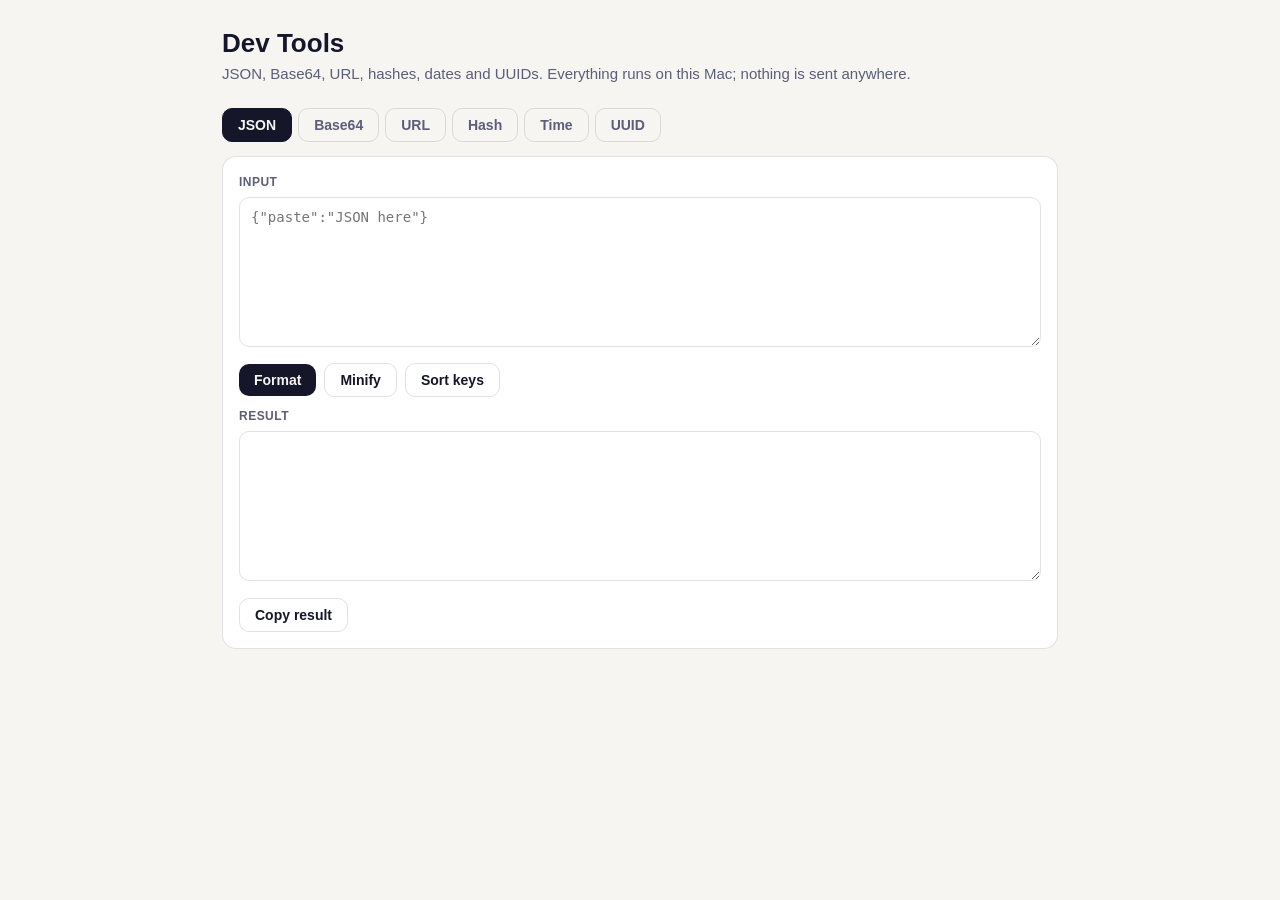
<file: plugins/dev-tools/app/index.html>
<!doctype html>
<html lang="en"><head><meta charset="utf-8"><meta name="viewport" content="width=device-width,initial-scale=1">
<title>Dev Tools</title>
<style>
:root { color-scheme: light dark; --bg:#f6f5f2; --card:#ffffff; --fg:#15162a; --muted:#5b5e78; --line:rgba(20,22,40,.12); --accent:#ff5a2a; --ok:#1a7f37; --bad:#c62828; }
@media (prefers-color-scheme: dark) { :root { --bg:#0d0e14; --card:#171923; --fg:#f3f2ef; --muted:#9a9cb2; --line:rgba(255,255,255,.12); --ok:#7ee787; --bad:#ff8a80; } }
* { box-sizing: border-box; }
html, body { margin: 0; }
body { background: var(--bg); color: var(--fg); font: 15px/1.5 -apple-system, sans-serif; min-height: 100vh; }
.wrap { max-width: 880px; margin: 0 auto; padding: 28px 22px 60px; }
h1 { font: 600 26px/1.2 -apple-system, sans-serif; margin: 0 0 4px; }
.sub { color: var(--muted); margin: 0 0 22px; }
.card { background: var(--card); border: 1px solid var(--line); border-radius: 14px; padding: 16px; margin-bottom: 14px; }
label { display: block; font-size: 12px; font-weight: 600; letter-spacing: .04em; text-transform: uppercase; color: var(--muted); margin: 0 0 6px; }
input[type=text], input[type=number], input[type=search], input[type=password], textarea, select {
  width: 100%; font: 14px ui-monospace, SFMono-Regular, Menlo, monospace; padding: 9px 11px; border-radius: 10px;
  border: 1px solid var(--line); background: transparent; color: var(--fg); outline: none; }
input:focus, textarea:focus, select:focus { border-color: var(--accent); }
textarea { min-height: 150px; resize: vertical; line-height: 1.45; }
button { font: 600 14px -apple-system, sans-serif; border: 0; border-radius: 10px; padding: 8px 15px; cursor: pointer; background: var(--fg); color: var(--bg); }
button.ghost { background: transparent; color: var(--fg); border: 1px solid var(--line); }
button:active { transform: scale(.97); }
.row { display: flex; gap: 8px; flex-wrap: wrap; align-items: center; }
.row > .grow { flex: 1 1 200px; }
.tabs { display: flex; gap: 6px; flex-wrap: wrap; margin-bottom: 14px; }
.tabs button { background: transparent; color: var(--muted); border: 1px solid var(--line); }
.tabs button.on { background: var(--fg); color: var(--bg); border-color: var(--fg); }
.muted { color: var(--muted); font-size: 13px; }
.ok { color: var(--ok); } .bad { color: var(--bad); }
.mono { font-family: ui-monospace, SFMono-Regular, Menlo, monospace; }
.toast { position: fixed; bottom: 22px; left: 50%; transform: translateX(-50%); background: rgba(20,20,28,.92); color: #fff; padding: 8px 14px; border-radius: 10px; font-size: 13px; opacity: 0; transition: opacity .25s; pointer-events: none; }
.toast.on { opacity: 1; }
.hide { display: none !important; }
</style></head>
<body>

<div class="wrap">
  <h1>Dev Tools</h1>
  <p class="sub">JSON, Base64, URL, hashes, dates and UUIDs. Everything runs on this Mac; nothing is sent anywhere.</p>
  <div class="tabs" id="tabs">
    <button data-t="json" class="on">JSON</button><button data-t="b64">Base64</button><button data-t="url">URL</button>
    <button data-t="hash">Hash</button><button data-t="time">Time</button><button data-t="uuid">UUID</button>
  </div>

  <section data-p="json" class="card">
    <label for="j-in">Input</label><textarea id="j-in" spellcheck="false" placeholder='{"paste":"JSON here"}'></textarea>
    <div class="row" style="margin:10px 0"><button id="j-fmt">Format</button><button id="j-min" class="ghost">Minify</button><button id="j-sort" class="ghost">Sort keys</button><span id="j-msg" class="muted"></span></div>
    <label for="j-out">Result</label><textarea id="j-out" spellcheck="false" readonly></textarea>
    <div class="row" style="margin-top:10px"><button class="ghost" data-copy="j-out">Copy result</button></div>
  </section>

  <section data-p="b64" class="card hide">
    <label for="b-in">Text or Base64</label><textarea id="b-in" spellcheck="false"></textarea>
    <div class="row" style="margin:10px 0"><button id="b-enc">Encode</button><button id="b-dec" class="ghost">Decode</button>
      <label style="margin:0;text-transform:none;letter-spacing:0"><input type="checkbox" id="b-safe"> URL-safe</label><span id="b-msg" class="muted"></span></div>
    <label for="b-out">Result</label><textarea id="b-out" spellcheck="false" readonly></textarea>
    <div class="row" style="margin-top:10px"><button class="ghost" data-copy="b-out">Copy result</button></div>
  </section>

  <section data-p="url" class="card hide">
    <label for="u-in">Text or address</label><textarea id="u-in" spellcheck="false"></textarea>
    <div class="row" style="margin:10px 0"><button id="u-enc">Encode part</button><button id="u-encall" class="ghost">Encode address</button><button id="u-dec" class="ghost">Decode</button><button id="u-parse" class="ghost">Take apart</button><span id="u-msg" class="muted"></span></div>
    <label for="u-out">Result</label><textarea id="u-out" spellcheck="false" readonly></textarea>
    <div class="row" style="margin-top:10px"><button class="ghost" data-copy="u-out">Copy result</button></div>
  </section>

  <section data-p="hash" class="card hide">
    <label for="h-in">Text</label><textarea id="h-in" spellcheck="false" style="min-height:90px"></textarea>
    <div id="h-out" style="margin-top:12px"></div>
  </section>

  <section data-p="time" class="card hide">
    <label for="t-in">Unix time (seconds or milliseconds) or a date</label>
    <div class="row"><input type="text" id="t-in" class="grow" placeholder="1700000000 or 2026-11-07 14:30"><button id="t-now" class="ghost">Now</button></div>
    <div id="t-out" style="margin-top:12px"></div>
  </section>

  <section data-p="uuid" class="card hide">
    <div class="row"><label style="margin:0">How many</label><input type="number" id="id-n" value="5" min="1" max="50" style="width:90px">
      <label style="margin:0;text-transform:none;letter-spacing:0"><input type="checkbox" id="id-up"> Capitals</label>
      <label style="margin:0;text-transform:none;letter-spacing:0"><input type="checkbox" id="id-dash" checked> Dashes</label>
      <button id="id-go">Generate</button></div>
    <textarea id="id-out" readonly spellcheck="false" style="margin-top:12px"></textarea>
    <div class="row" style="margin-top:10px"><button class="ghost" data-copy="id-out">Copy all</button></div>
  </section>
</div>

<script>
(() => {

const $ = (s, r = document) => r.querySelector(s);
const $$ = (s, r = document) => [...r.querySelectorAll(s)];
const store = {
  get: (k, d) => { try { const v = localStorage.getItem(k); return v === null ? d : JSON.parse(v); } catch (e) { return d; } },
  set: (k, v) => { try { localStorage.setItem(k, JSON.stringify(v)); } catch (e) {} },
};
let toastTimer = 0;
const flash = (text) => {
  let t = $('.toast');
  if (!t) { t = document.createElement('div'); t.className = 'toast'; document.body.appendChild(t); }
  t.textContent = text; t.classList.add('on');
  clearTimeout(toastTimer); toastTimer = setTimeout(() => t.classList.remove('on'), 1300);
};
// The clipboard API needs a secure page; if the page isn't, the old way works.
const copy = async (text) => {
  try { await navigator.clipboard.writeText(text); }
  catch (e) {
    const t = document.createElement('textarea'); t.value = text; t.style.cssText = 'position:fixed;opacity:0';
    document.body.appendChild(t); t.select(); try { document.execCommand('copy'); } catch (e2) {} t.remove();
  }
  flash('Copied');
};
// A random whole number below n, without bias.
const rand = (n) => {
  const limit = Math.floor(4294967296 / n) * n, buf = new Uint32Array(1);
  do { crypto.getRandomValues(buf); } while (buf[0] >= limit);
  return buf[0] % n;
};
const esc = (s) => String(s).replace(/[&<>"']/g, (c) => ({ '&': '&amp;', '<': '&lt;', '>': '&gt;', '"': '&quot;', "'": '&#39;' }[c]));


// ---- tabs
const show = (t) => {
  $$('#tabs button').forEach((b) => b.classList.toggle('on', b.dataset.t === t));
  $$('section[data-p]').forEach((s) => s.classList.toggle('hide', s.dataset.p !== t));
  store.set('devtools.tab', t);
};
$('#tabs').onclick = (e) => { if (e.target.dataset.t) show(e.target.dataset.t); };
$$('[data-copy]').forEach((b) => { b.onclick = () => copy($('#' + b.dataset.copy).value); });

// ---- JSON
const sortKeys = (v) => Array.isArray(v) ? v.map(sortKeys) : (v && typeof v === 'object' ? Object.fromEntries(Object.keys(v).sort().map((k) => [k, sortKeys(v[k])])) : v);
const jsonWork = (how) => {
  const msg = $('#j-msg'); msg.className = 'muted';
  try {
    let v = JSON.parse($('#j-in').value);
    if (how === 'sort') v = sortKeys(v);
    $('#j-out').value = how === 'min' ? JSON.stringify(v) : JSON.stringify(v, null, 2);
    msg.textContent = 'Valid JSON'; msg.className = 'ok';
  } catch (e) { $('#j-out').value = ''; msg.textContent = e.message; msg.className = 'bad'; }
};
$('#j-fmt').onclick = () => jsonWork('fmt'); $('#j-min').onclick = () => jsonWork('min'); $('#j-sort').onclick = () => jsonWork('sort');

// ---- Base64 (UTF-8 safe)
const toB64 = (text, safe) => {
  const bytes = new TextEncoder().encode(text);
  let bin = ''; for (const b of bytes) bin += String.fromCharCode(b);
  let out = btoa(bin);
  if (safe) out = out.replace(/\+/g, '-').replace(/\//g, '_').replace(/=+$/, '');
  return out;
};
const fromB64 = (text) => {
  let s = text.trim().replace(/-/g, '+').replace(/_/g, '/').replace(/\s+/g, '');
  while (s.length % 4) s += '=';
  const bin = atob(s);
  return new TextDecoder('utf-8', { fatal: true }).decode(Uint8Array.from(bin, (c) => c.charCodeAt(0)));
};
$('#b-enc').onclick = () => { $('#b-msg').textContent = ''; $('#b-out').value = toB64($('#b-in').value, $('#b-safe').checked); };
$('#b-dec').onclick = () => {
  const m = $('#b-msg'); m.className = 'muted'; m.textContent = '';
  try { $('#b-out').value = fromB64($('#b-in').value); } catch (e) { $('#b-out').value = ''; m.textContent = 'Not valid Base64 text'; m.className = 'bad'; }
};

// ---- URL
$('#u-enc').onclick = () => { $('#u-msg').textContent = ''; $('#u-out').value = encodeURIComponent($('#u-in').value); };
$('#u-encall').onclick = () => { $('#u-msg').textContent = ''; $('#u-out').value = encodeURI($('#u-in').value); };
$('#u-dec').onclick = () => {
  const m = $('#u-msg'); m.className = 'muted'; m.textContent = '';
  try { $('#u-out').value = decodeURIComponent($('#u-in').value.replace(/\+/g, ' ')); } catch (e) { $('#u-out').value = ''; m.textContent = 'Not a valid encoded text'; m.className = 'bad'; }
};
$('#u-parse').onclick = () => {
  const m = $('#u-msg'); m.className = 'muted'; m.textContent = '';
  try {
    const u = new URL($('#u-in').value.trim());
    const lines = ['Scheme: ' + u.protocol.replace(':', ''), 'Host: ' + u.hostname, 'Port: ' + (u.port || '(default)'), 'Path: ' + u.pathname];
    u.searchParams.forEach((v, k) => lines.push('  ' + k + ' = ' + v));
    if (u.hash) lines.push('Fragment: ' + u.hash.slice(1));
    $('#u-out').value = lines.join('\n');
  } catch (e) { $('#u-out').value = ''; m.textContent = 'Needs a full address, like https://example.com/page'; m.className = 'bad'; }
};

// ---- Hashes. crypto.subtle only exists on secure pages, so SHA is also written out here.
const bytesOf = (text) => new TextEncoder().encode(text);
const hex = (arr) => [...arr].map((b) => b.toString(16).padStart(2, '0')).join('');
const rotl = (x, n) => ((x << n) | (x >>> (32 - n))) >>> 0;
const rotr = (x, n) => ((x >>> n) | (x << (32 - n))) >>> 0;
const primes = (n) => { const p = []; for (let i = 2; p.length < n; i++) if (p.every((q) => i % q)) p.push(i); return p; };
const padMessage = (bytes, block, lenBytes) => {
  const total = Math.ceil((bytes.length + 1 + lenBytes) / block) * block;
  const out = new Uint8Array(total); out.set(bytes); out[bytes.length] = 0x80;
  const bits = BigInt(bytes.length) * 8n;
  for (let i = 0; i < lenBytes; i++) out[total - 1 - i] = Number((bits >> BigInt(8 * i)) & 0xffn);
  return out;
};
const sha1 = (bytes) => {
  const m = padMessage(bytes, 64, 8), w = new Uint32Array(80);
  let h0 = 0x67452301, h1 = 0xEFCDAB89, h2 = 0x98BADCFE, h3 = 0x10325476, h4 = 0xC3D2E1F0;
  for (let o = 0; o < m.length; o += 64) {
    for (let i = 0; i < 16; i++) w[i] = (m[o + 4 * i] << 24 | m[o + 4 * i + 1] << 16 | m[o + 4 * i + 2] << 8 | m[o + 4 * i + 3]) >>> 0;
    for (let i = 16; i < 80; i++) w[i] = rotl(w[i - 3] ^ w[i - 8] ^ w[i - 14] ^ w[i - 16], 1);
    let a = h0, b = h1, c = h2, d = h3, e = h4;
    for (let i = 0; i < 80; i++) {
      let f, k;
      if (i < 20) { f = (b & c) | (~b & d); k = 0x5A827999; } else if (i < 40) { f = b ^ c ^ d; k = 0x6ED9EBA1; }
      else if (i < 60) { f = (b & c) | (b & d) | (c & d); k = 0x8F1BBCDC; } else { f = b ^ c ^ d; k = 0xCA62C1D6; }
      const t = (rotl(a, 5) + f + e + k + w[i]) >>> 0;
      e = d; d = c; c = rotl(b, 30); b = a; a = t;
    }
    h0 = (h0 + a) >>> 0; h1 = (h1 + b) >>> 0; h2 = (h2 + c) >>> 0; h3 = (h3 + d) >>> 0; h4 = (h4 + e) >>> 0;
  }
  const out = new Uint8Array(20); [h0, h1, h2, h3, h4].forEach((h, i) => new DataView(out.buffer).setUint32(i * 4, h));
  return out;
};
const K256 = primes(64).map((p) => Math.floor((Math.cbrt(p) % 1) * 4294967296));
const sha256 = (bytes) => {
  const H = primes(8).map((p) => Math.floor((Math.sqrt(p) % 1) * 4294967296));
  const m = padMessage(bytes, 64, 8), w = new Uint32Array(64);
  for (let o = 0; o < m.length; o += 64) {
    for (let i = 0; i < 16; i++) w[i] = (m[o + 4 * i] << 24 | m[o + 4 * i + 1] << 16 | m[o + 4 * i + 2] << 8 | m[o + 4 * i + 3]) >>> 0;
    for (let i = 16; i < 64; i++) {
      const s0 = rotr(w[i - 15], 7) ^ rotr(w[i - 15], 18) ^ (w[i - 15] >>> 3), s1 = rotr(w[i - 2], 17) ^ rotr(w[i - 2], 19) ^ (w[i - 2] >>> 10);
      w[i] = (w[i - 16] + s0 + w[i - 7] + s1) >>> 0;
    }
    let [a, b, c, d, e, f, g, h] = H;
    for (let i = 0; i < 64; i++) {
      const S1 = rotr(e, 6) ^ rotr(e, 11) ^ rotr(e, 25), ch = (e & f) ^ (~e & g), t1 = (h + S1 + ch + K256[i] + w[i]) >>> 0;
      const S0 = rotr(a, 2) ^ rotr(a, 13) ^ rotr(a, 22), maj = (a & b) ^ (a & c) ^ (b & c), t2 = (S0 + maj) >>> 0;
      h = g; g = f; f = e; e = (d + t1) >>> 0; d = c; c = b; b = a; a = (t1 + t2) >>> 0;
    }
    [a, b, c, d, e, f, g, h].forEach((v, i) => { H[i] = (H[i] + v) >>> 0; });
  }
  const out = new Uint8Array(32); H.forEach((h, i) => new DataView(out.buffer).setUint32(i * 4, h));
  return out;
};
// SHA-512 and SHA-384 need 64-bit words, and constants with 64 fractional bits: integer roots from BigInt.
const iroot = (n, k) => { const K = BigInt(k); let x = 1n << BigInt(Math.ceil(n.toString(2).length / k) + 1); for (;;) { const y = ((K - 1n) * x + n / (x ** (K - 1n))) / K; if (y >= x) return x; x = y; } };
const M64 = (1n << 64n) - 1n;
const frac64 = (p, k) => iroot(BigInt(p) << BigInt(64 * k), k) & M64;
const K512 = primes(80).map((p) => frac64(p, 3));
const rotr64 = (x, n) => ((x >> BigInt(n)) | (x << BigInt(64 - n))) & M64;
const sha512 = (bytes, is384) => {
  const pr = primes(16);
  const H = (is384 ? pr.slice(8, 16).map((p) => frac64(p, 2)) : pr.slice(0, 8).map((p) => frac64(p, 2)));
  const m = padMessage(bytes, 128, 16), w = new Array(80);
  for (let o = 0; o < m.length; o += 128) {
    for (let i = 0; i < 16; i++) { let v = 0n; for (let j = 0; j < 8; j++) v = (v << 8n) | BigInt(m[o + 8 * i + j]); w[i] = v; }
    for (let i = 16; i < 80; i++) {
      const s0 = rotr64(w[i - 15], 1) ^ rotr64(w[i - 15], 8) ^ (w[i - 15] >> 7n), s1 = rotr64(w[i - 2], 19) ^ rotr64(w[i - 2], 61) ^ (w[i - 2] >> 6n);
      w[i] = (w[i - 16] + s0 + w[i - 7] + s1) & M64;
    }
    let [a, b, c, d, e, f, g, h] = H;
    for (let i = 0; i < 80; i++) {
      const S1 = rotr64(e, 14) ^ rotr64(e, 18) ^ rotr64(e, 41), ch = (e & f) ^ (~e & M64 & g), t1 = (h + S1 + ch + K512[i] + w[i]) & M64;
      const S0 = rotr64(a, 28) ^ rotr64(a, 34) ^ rotr64(a, 39), maj = (a & b) ^ (a & c) ^ (b & c), t2 = (S0 + maj) & M64;
      h = g; g = f; f = e; e = (d + t1) & M64; d = c; c = b; b = a; a = (t1 + t2) & M64;
    }
    [a, b, c, d, e, f, g, h].forEach((v, i) => { H[i] = (H[i] + v) & M64; });
  }
  const out = new Uint8Array(64);
  H.forEach((v, i) => { for (let j = 0; j < 8; j++) out[i * 8 + j] = Number((v >> BigInt(56 - 8 * j)) & 0xffn); });
  return is384 ? out.slice(0, 48) : out;
};
const digest = async (algo, text) => {
  const bytes = bytesOf(text);
  if (globalThis.crypto && crypto.subtle) {
    try { return new Uint8Array(await crypto.subtle.digest(algo, bytes)); } catch (e) {}
  }
  return { 'SHA-1': sha1, 'SHA-256': sha256, 'SHA-384': (b) => sha512(b, true), 'SHA-512': (b) => sha512(b, false) }[algo](bytes);
};
globalThis.__devtools = { sha1, sha256, sha512, digest };
const hashAll = async () => {
  const text = $('#h-in').value, out = $('#h-out'); out.textContent = '';
  for (const algo of ['SHA-1', 'SHA-256', 'SHA-384', 'SHA-512']) {
    const value = hex(await digest(algo, text));
    const row = document.createElement('div'); row.style.marginBottom = '10px';
    row.innerHTML = '<label>' + algo + '</label><div class="row"><input type="text" class="grow" readonly value="' + value + '"><button class="ghost">Copy</button></div>';
    row.querySelector('button').onclick = () => copy(value);
    out.appendChild(row);
  }
};
$('#h-in').oninput = hashAll; hashAll();

// ---- Time
const parseTime = (s) => {
  s = s.trim(); if (!s) return null;
  if (/^-?\d+(\.\d+)?$/.test(s)) { const n = parseFloat(s); return new Date(Math.abs(n) < 1e11 ? n * 1000 : n); }
  const d = new Date(s); return isNaN(d) ? undefined : d;
};
const ago = (d) => {
  const s = Math.round((Date.now() - d) / 1000), a = Math.abs(s);
  const units = [[31536000, 'year'], [2592000, 'month'], [86400, 'day'], [3600, 'hour'], [60, 'minute'], [1, 'second']];
  for (const [n, name] of units) if (a >= n) { const v = Math.floor(a / n); return s >= 0 ? v + ' ' + name + (v > 1 ? 's' : '') + ' ago' : 'in ' + v + ' ' + name + (v > 1 ? 's' : ''); }
  return 'now';
};
const timeRender = () => {
  const d = parseTime($('#t-in').value), out = $('#t-out');
  if (d === null) { out.innerHTML = ''; return; }
  if (d === undefined) { out.innerHTML = '<span class="bad">Not a time I can read</span>'; return; }
  const rows = [['Local', d.toString()], ['UTC', d.toUTCString()], ['ISO 8601', d.toISOString()], ['Unix seconds', String(Math.floor(d / 1000))], ['Unix milliseconds', String(d.getTime())], ['Relative', ago(d)]];
  out.innerHTML = rows.map(([k, v]) => '<div style="margin-bottom:8px"><label>' + k + '</label><div class="mono" style="cursor:pointer" data-v="' + esc(v) + '">' + esc(v) + '</div></div>').join('');
  $$('#t-out [data-v]').forEach((el) => { el.onclick = () => copy(el.dataset.v); });
};
$('#t-in').oninput = timeRender; $('#t-now').onclick = () => { $('#t-in').value = String(Math.floor(Date.now() / 1000)); timeRender(); };

// ---- UUID v4 from random bytes (randomUUID needs a secure page)
const uuid4 = () => {
  const b = new Uint8Array(16); crypto.getRandomValues(b); b[6] = (b[6] & 0x0f) | 0x40; b[8] = (b[8] & 0x3f) | 0x80;
  const h = hex(b); return h.slice(0, 8) + '-' + h.slice(8, 12) + '-' + h.slice(12, 16) + '-' + h.slice(16, 20) + '-' + h.slice(20);
};
globalThis.__devtools.uuid4 = uuid4;
const uuids = () => {
  const n = Math.max(1, Math.min(50, +$('#id-n').value || 1)); const list = [];
  for (let i = 0; i < n; i++) { let u = uuid4(); if (!$('#id-dash').checked) u = u.replace(/-/g, ''); if ($('#id-up').checked) u = u.toUpperCase(); list.push(u); }
  $('#id-out').value = list.join('\n');
};
$('#id-go').onclick = uuids; uuids();

show(store.get('devtools.tab', 'json'));

})();
</script>
</body></html>
</file>
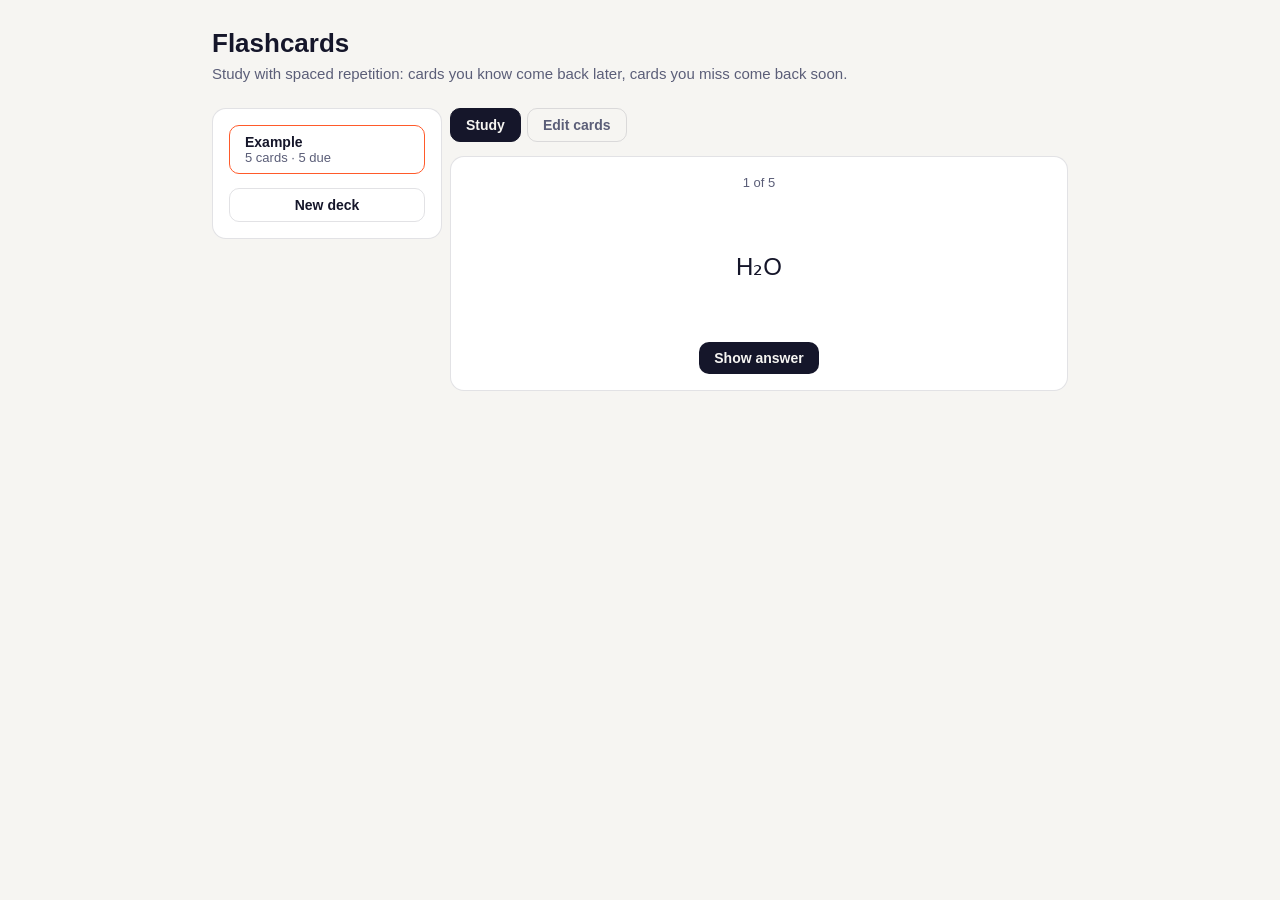
<file: plugins/flashcards/app/index.html>
<!doctype html>
<html lang="en"><head><meta charset="utf-8"><meta name="viewport" content="width=device-width,initial-scale=1">
<title>Flashcards</title>
<style>
:root { color-scheme: light dark; --bg:#f6f5f2; --card:#ffffff; --fg:#15162a; --muted:#5b5e78; --line:rgba(20,22,40,.12); --accent:#ff5a2a; --ok:#1a7f37; --bad:#c62828; }
@media (prefers-color-scheme: dark) { :root { --bg:#0d0e14; --card:#171923; --fg:#f3f2ef; --muted:#9a9cb2; --line:rgba(255,255,255,.12); --ok:#7ee787; --bad:#ff8a80; } }
* { box-sizing: border-box; }
html, body { margin: 0; }
body { background: var(--bg); color: var(--fg); font: 15px/1.5 -apple-system, sans-serif; min-height: 100vh; }
.wrap { max-width: 880px; margin: 0 auto; padding: 28px 22px 60px; }
h1 { font: 600 26px/1.2 -apple-system, sans-serif; margin: 0 0 4px; }
.sub { color: var(--muted); margin: 0 0 22px; }
.card { background: var(--card); border: 1px solid var(--line); border-radius: 14px; padding: 16px; margin-bottom: 14px; }
label { display: block; font-size: 12px; font-weight: 600; letter-spacing: .04em; text-transform: uppercase; color: var(--muted); margin: 0 0 6px; }
input[type=text], input[type=number], input[type=search], input[type=password], textarea, select {
  width: 100%; font: 14px ui-monospace, SFMono-Regular, Menlo, monospace; padding: 9px 11px; border-radius: 10px;
  border: 1px solid var(--line); background: transparent; color: var(--fg); outline: none; }
input:focus, textarea:focus, select:focus { border-color: var(--accent); }
textarea { min-height: 150px; resize: vertical; line-height: 1.45; }
button { font: 600 14px -apple-system, sans-serif; border: 0; border-radius: 10px; padding: 8px 15px; cursor: pointer; background: var(--fg); color: var(--bg); }
button.ghost { background: transparent; color: var(--fg); border: 1px solid var(--line); }
button:active { transform: scale(.97); }
.row { display: flex; gap: 8px; flex-wrap: wrap; align-items: center; }
.row > .grow { flex: 1 1 200px; }
.tabs { display: flex; gap: 6px; flex-wrap: wrap; margin-bottom: 14px; }
.tabs button { background: transparent; color: var(--muted); border: 1px solid var(--line); }
.tabs button.on { background: var(--fg); color: var(--bg); border-color: var(--fg); }
.muted { color: var(--muted); font-size: 13px; }
.ok { color: var(--ok); } .bad { color: var(--bad); }
.mono { font-family: ui-monospace, SFMono-Regular, Menlo, monospace; }
.toast { position: fixed; bottom: 22px; left: 50%; transform: translateX(-50%); background: rgba(20,20,28,.92); color: #fff; padding: 8px 14px; border-radius: 10px; font-size: 13px; opacity: 0; transition: opacity .25s; pointer-events: none; }
.toast.on { opacity: 1; }
.hide { display: none !important; }
</style></head>
<body>

<div class="wrap" style="max-width:900px">
  <h1>Flashcards</h1>
  <p class="sub">Study with spaced repetition: cards you know come back later, cards you miss come back soon.</p>
  <div class="row" style="align-items:flex-start">
    <div class="card" style="flex:0 0 230px;min-width:0"><div id="decks"></div><button id="newdeck" class="ghost" style="width:100%;margin-top:8px">New deck</button></div>
    <div style="flex:1 1 380px;min-width:0">
      <div class="tabs" id="modes"><button data-m="study" class="on">Study</button><button data-m="edit">Edit cards</button></div>
      <div id="study" class="card" style="text-align:center">
        <div id="prog" class="muted"></div>
        <div id="face" style="min-height:150px;display:grid;place-items:center;font-size:24px;line-height:1.35;padding:14px;word-break:break-word"></div>
        <div id="ans" class="hide" style="font-size:20px;color:var(--accent);padding-bottom:14px;word-break:break-word"></div>
        <div class="row" style="justify-content:center" id="btns"></div>
      </div>
      <div id="edit" class="card hide">
        <label for="cards">One card per line: front :: back</label>
        <textarea id="cards" spellcheck="false" style="min-height:260px" placeholder="capital of France :: Paris&#10;7 × 8 :: 56"></textarea>
        <div class="row" style="margin-top:10px"><button id="savecards">Save cards</button><button class="ghost" id="rename">Rename deck</button><button class="ghost" id="deldeck">Delete deck</button><span id="emsg" class="muted"></span></div>
      </div>
    </div>
  </div>
</div>

<script>
(() => {

const $ = (s, r = document) => r.querySelector(s);
const $$ = (s, r = document) => [...r.querySelectorAll(s)];
const store = {
  get: (k, d) => { try { const v = localStorage.getItem(k); return v === null ? d : JSON.parse(v); } catch (e) { return d; } },
  set: (k, v) => { try { localStorage.setItem(k, JSON.stringify(v)); } catch (e) {} },
};
let toastTimer = 0;
const flash = (text) => {
  let t = $('.toast');
  if (!t) { t = document.createElement('div'); t.className = 'toast'; document.body.appendChild(t); }
  t.textContent = text; t.classList.add('on');
  clearTimeout(toastTimer); toastTimer = setTimeout(() => t.classList.remove('on'), 1300);
};
// The clipboard API needs a secure page; if the page isn't, the old way works.
const copy = async (text) => {
  try { await navigator.clipboard.writeText(text); }
  catch (e) {
    const t = document.createElement('textarea'); t.value = text; t.style.cssText = 'position:fixed;opacity:0';
    document.body.appendChild(t); t.select(); try { document.execCommand('copy'); } catch (e2) {} t.remove();
  }
  flash('Copied');
};
// A random whole number below n, without bias.
const rand = (n) => {
  const limit = Math.floor(4294967296 / n) * n, buf = new Uint32Array(1);
  do { crypto.getRandomValues(buf); } while (buf[0] >= limit);
  return buf[0] % n;
};
const esc = (s) => String(s).replace(/[&<>"']/g, (c) => ({ '&': '&amp;', '<': '&lt;', '>': '&gt;', '"': '&quot;', "'": '&#39;' }[c]));


const DAY = 86400000, STEPS = [0, 1, 3, 7, 14, 30, 60];
let data = store.get('flash.data', { decks: [], current: null }), mode = 'study', queue = [], shown = false, total = 0;
const uid = () => Date.now().toString(36) + Math.random().toString(36).slice(2, 6);
const save = () => store.set('flash.data', data);
const deck = () => data.decks.find((d) => d.id === data.current);
const parse = (text, old) => {
  const known = new Map((old || []).map((c) => [c.f + '\u0000' + c.b, c]));
  return text.split('\n').map((l) => l.trim()).filter(Boolean).map((l) => {
    const i = l.indexOf('::'); if (i < 0) return null;
    const f = l.slice(0, i).trim(), b = l.slice(i + 2).trim(); if (!f || !b) return null;
    return known.get(f + '\u0000' + b) || { f, b, box: 0, due: 0 };
  }).filter(Boolean);
};
// What a rating does to a card: a miss starts it over, a pass moves it up a box and sets when it returns.
const rate = (card, how, now = Date.now()) => {
  card.box = how === 'again' ? 0 : Math.min(STEPS.length - 1, card.box + (how === 'easy' ? 2 : 1));
  card.due = how === 'again' ? now + 10 * 60000 : now + STEPS[card.box] * DAY;
  return card;
};
globalThis.__flash = { parse, rate, STEPS };
const startSession = () => {
  const d = deck(); queue = d ? d.cards.filter((c) => c.due <= Date.now()) : []; total = queue.length;
  for (let i = queue.length - 1; i > 0; i--) { const j = rand(i + 1); [queue[i], queue[j]] = [queue[j], queue[i]]; }
  shown = false; drawStudy();
};
const drawDecks = () => {
  const root = $('#decks'); root.textContent = '';
  for (const d of data.decks) {
    const due = d.cards.filter((c) => c.due <= Date.now()).length;
    const b = document.createElement('button'); b.className = 'ghost'; b.style.cssText = 'display:block;width:100%;text-align:left;margin-bottom:6px;' + (d.id === data.current ? 'border-color:var(--accent)' : '');
    b.innerHTML = '<b>' + esc(d.name) + '</b><div class="muted" style="font-weight:400">' + d.cards.length + ' cards' + (due ? ' · ' + due + ' due' : '') + '</div>';
    b.onclick = () => { data.current = d.id; save(); render(); }; root.appendChild(b);
  }
  if (!data.decks.length) root.innerHTML = '<span class="muted">No decks yet</span>';
};
const drawStudy = () => {
  const d = deck(), face = $('#face'), ans = $('#ans'), btns = $('#btns'); btns.textContent = ''; ans.classList.add('hide');
  if (!d) { $('#prog').textContent = ''; face.textContent = 'Make a deck to begin'; return; }
  if (!d.cards.length) { $('#prog').textContent = ''; face.textContent = 'This deck has no cards yet. Open “Edit cards”.'; return; }
  if (!queue.length) {
    const next = Math.min(...d.cards.map((c) => c.due)), later = d.cards.filter((c) => c.due > Date.now()).length;
    $('#prog').textContent = ''; face.innerHTML = '<div>All done<div class="muted" style="font-size:15px;margin-top:6px">' + (later ? later + ' cards come back ' + (next - Date.now() < 3600000 ? 'soon' : 'on ' + new Date(next).toLocaleDateString()) : '') + '</div></div>';
    const again = document.createElement('button'); again.className = 'ghost'; again.textContent = 'Study everything again'; again.onclick = () => { d.cards.forEach((c) => { c.due = 0; }); save(); startSession(); drawDecks(); }; btns.appendChild(again); return;
  }
  const c = queue[0]; $('#prog').textContent = (total - queue.length + 1) + ' of ' + total; face.textContent = c.f;
  if (!shown) { const s = document.createElement('button'); s.textContent = 'Show answer'; s.onclick = () => { shown = true; drawStudy(); }; btns.appendChild(s); return; }
  ans.textContent = c.b; ans.classList.remove('hide');
  for (const [how, label, cls] of [['again', 'Again', 'ghost'], ['good', 'Good', ''], ['easy', 'Easy', 'ghost']]) {
    const b = document.createElement('button'); b.textContent = label; b.className = cls;
    b.onclick = () => { rate(c, how); queue.shift(); if (how === 'again') queue.push(c); shown = false; save(); drawDecks(); drawStudy(); }; btns.appendChild(b);
  }
};
const render = () => {
  drawDecks(); $$('#modes button').forEach((b) => b.classList.toggle('on', b.dataset.m === mode));
  $('#study').classList.toggle('hide', mode !== 'study'); $('#edit').classList.toggle('hide', mode !== 'edit');
  const d = deck(); if (mode === 'edit') $('#cards').value = d ? d.cards.map((c) => c.f + ' :: ' + c.b).join('\n') : '';
  if (mode === 'study') startSession();
};
$('#modes').onclick = (e) => { if (e.target.dataset.m) { mode = e.target.dataset.m; render(); } };
$('#newdeck').onclick = () => { const name = prompt('Name of the deck'); if (!name || !name.trim()) return; const d = { id: uid(), name: name.trim(), cards: [] }; data.decks.push(d); data.current = d.id; save(); mode = 'edit'; render(); };
$('#rename').onclick = () => { const d = deck(); if (!d) return; const n = prompt('New name', d.name); if (n && n.trim()) { d.name = n.trim(); save(); render(); } };
$('#deldeck').onclick = () => { const d = deck(); if (!d || !confirm('Delete the deck “' + d.name + '”?')) return; data.decks = data.decks.filter((x) => x !== d); data.current = data.decks[0] ? data.decks[0].id : null; save(); mode = 'study'; render(); };
$('#savecards').onclick = () => { const d = deck(); if (!d) { $('#emsg').textContent = 'Make a deck first'; return; } d.cards = parse($('#cards').value, d.cards); save(); $('#emsg').textContent = d.cards.length + ' cards saved'; drawDecks(); };
document.addEventListener('keydown', (e) => {
  if (mode !== 'study' || /^(INPUT|TEXTAREA)$/.test(e.target.tagName) || !queue.length) return;
  if (e.key === ' ' || e.key === 'Enter') { e.preventDefault(); if (!shown) { shown = true; drawStudy(); } }
  else if (shown && ['1', '2', '3'].includes(e.key)) $$('#btns button')[+e.key - 1].click();
});
if (!data.decks.length) {
  const d = { id: uid(), name: 'Example', cards: parse('Capital of Italy :: Rome\nCapital of Belgium :: Brussels\n7 × 8 :: 56\nH₂O :: Water\nSquare root of 144 :: 12') }; data.decks.push(d); data.current = d.id; save();
}
if (!deck()) data.current = data.decks[0].id;
render();

})();
</script>
</body></html>
</file>
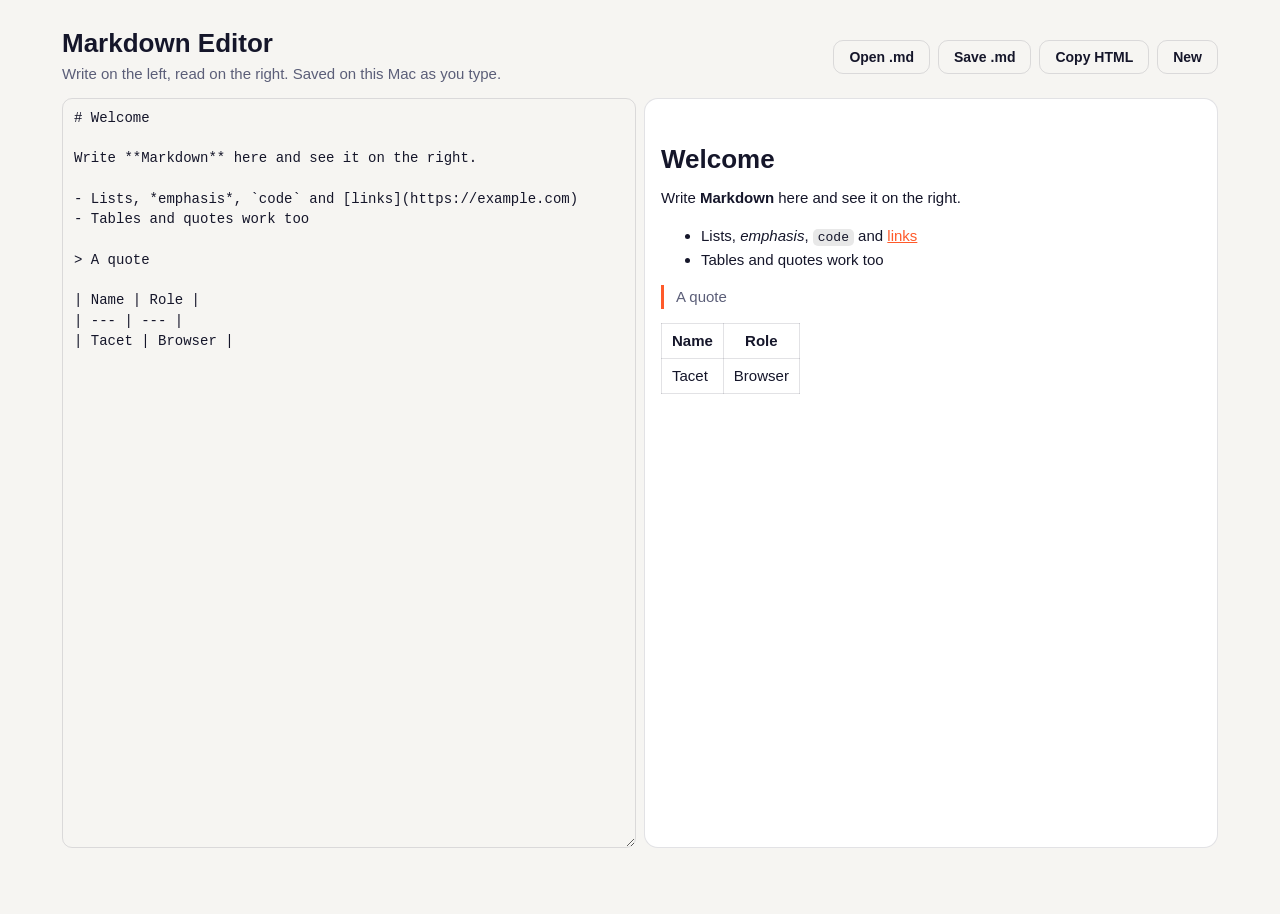
<file: plugins/markdown-editor/app/index.html>
<!doctype html>
<html lang="en"><head><meta charset="utf-8"><meta name="viewport" content="width=device-width,initial-scale=1">
<title>Markdown Editor</title>
<style>
:root { color-scheme: light dark; --bg:#f6f5f2; --card:#ffffff; --fg:#15162a; --muted:#5b5e78; --line:rgba(20,22,40,.12); --accent:#ff5a2a; --ok:#1a7f37; --bad:#c62828; }
@media (prefers-color-scheme: dark) { :root { --bg:#0d0e14; --card:#171923; --fg:#f3f2ef; --muted:#9a9cb2; --line:rgba(255,255,255,.12); --ok:#7ee787; --bad:#ff8a80; } }
* { box-sizing: border-box; }
html, body { margin: 0; }
body { background: var(--bg); color: var(--fg); font: 15px/1.5 -apple-system, sans-serif; min-height: 100vh; }
.wrap { max-width: 880px; margin: 0 auto; padding: 28px 22px 60px; }
h1 { font: 600 26px/1.2 -apple-system, sans-serif; margin: 0 0 4px; }
.sub { color: var(--muted); margin: 0 0 22px; }
.card { background: var(--card); border: 1px solid var(--line); border-radius: 14px; padding: 16px; margin-bottom: 14px; }
label { display: block; font-size: 12px; font-weight: 600; letter-spacing: .04em; text-transform: uppercase; color: var(--muted); margin: 0 0 6px; }
input[type=text], input[type=number], input[type=search], input[type=password], textarea, select {
  width: 100%; font: 14px ui-monospace, SFMono-Regular, Menlo, monospace; padding: 9px 11px; border-radius: 10px;
  border: 1px solid var(--line); background: transparent; color: var(--fg); outline: none; }
input:focus, textarea:focus, select:focus { border-color: var(--accent); }
textarea { min-height: 150px; resize: vertical; line-height: 1.45; }
button { font: 600 14px -apple-system, sans-serif; border: 0; border-radius: 10px; padding: 8px 15px; cursor: pointer; background: var(--fg); color: var(--bg); }
button.ghost { background: transparent; color: var(--fg); border: 1px solid var(--line); }
button:active { transform: scale(.97); }
.row { display: flex; gap: 8px; flex-wrap: wrap; align-items: center; }
.row > .grow { flex: 1 1 200px; }
.tabs { display: flex; gap: 6px; flex-wrap: wrap; margin-bottom: 14px; }
.tabs button { background: transparent; color: var(--muted); border: 1px solid var(--line); }
.tabs button.on { background: var(--fg); color: var(--bg); border-color: var(--fg); }
.muted { color: var(--muted); font-size: 13px; }
.ok { color: var(--ok); } .bad { color: var(--bad); }
.mono { font-family: ui-monospace, SFMono-Regular, Menlo, monospace; }
.toast { position: fixed; bottom: 22px; left: 50%; transform: translateX(-50%); background: rgba(20,20,28,.92); color: #fff; padding: 8px 14px; border-radius: 10px; font-size: 13px; opacity: 0; transition: opacity .25s; pointer-events: none; }
.toast.on { opacity: 1; }
.hide { display: none !important; }

.md { line-height: 1.6; } .md h1, .md h2, .md h3 { line-height: 1.25; margin: 1.1em 0 .4em; } .md h1 { font-size: 26px; } .md h2 { font-size: 21px; } .md h3 { font-size: 17px; }
.md p, .md ul, .md ol, .md blockquote, .md pre, .md table { margin: 0 0 .9em; } .md code { font: 13px ui-monospace, Menlo, monospace; background: rgba(128,128,128,.18); padding: 1px 5px; border-radius: 5px; }
.md pre { background: rgba(128,128,128,.14); padding: 12px; border-radius: 10px; overflow: auto; } .md pre code { background: none; padding: 0; }
.md blockquote { border-left: 3px solid var(--accent); padding-left: 12px; color: var(--muted); } .md table { border-collapse: collapse; } .md th, .md td { border: 1px solid var(--line); padding: 5px 10px; }
.md img { max-width: 100%; } .md a { color: var(--accent); } .md hr { border: 0; border-top: 1px solid var(--line); }
</style></head>
<body>

<div class="wrap" style="max-width:1200px">
  <div class="row" style="justify-content:space-between;margin-bottom:12px"><div><h1>Markdown Editor</h1><p class="sub" style="margin:0">Write on the left, read on the right. Saved on this Mac as you type.</p></div>
    <div class="row"><button class="ghost" id="open">Open .md</button><button class="ghost" id="save">Save .md</button><button class="ghost" id="chtml">Copy HTML</button><button class="ghost" id="clear">New</button></div></div>
  <div class="row" style="align-items:stretch">
    <div style="flex:1 1 320px;min-width:0"><textarea id="src" spellcheck="false" style="height:calc(100vh - 150px);min-height:420px"></textarea></div>
    <div id="view" class="card md" style="flex:1 1 320px;min-width:0;height:calc(100vh - 150px);min-height:420px;overflow:auto;margin:0"></div>
  </div>
  <input type="file" id="file" accept=".md,.markdown,.txt,text/markdown,text/plain" class="hide">
</div>

<script>
(() => {

const $ = (s, r = document) => r.querySelector(s);
const $$ = (s, r = document) => [...r.querySelectorAll(s)];
const store = {
  get: (k, d) => { try { const v = localStorage.getItem(k); return v === null ? d : JSON.parse(v); } catch (e) { return d; } },
  set: (k, v) => { try { localStorage.setItem(k, JSON.stringify(v)); } catch (e) {} },
};
let toastTimer = 0;
const flash = (text) => {
  let t = $('.toast');
  if (!t) { t = document.createElement('div'); t.className = 'toast'; document.body.appendChild(t); }
  t.textContent = text; t.classList.add('on');
  clearTimeout(toastTimer); toastTimer = setTimeout(() => t.classList.remove('on'), 1300);
};
// The clipboard API needs a secure page; if the page isn't, the old way works.
const copy = async (text) => {
  try { await navigator.clipboard.writeText(text); }
  catch (e) {
    const t = document.createElement('textarea'); t.value = text; t.style.cssText = 'position:fixed;opacity:0';
    document.body.appendChild(t); t.select(); try { document.execCommand('copy'); } catch (e2) {} t.remove();
  }
  flash('Copied');
};
// A random whole number below n, without bias.
const rand = (n) => {
  const limit = Math.floor(4294967296 / n) * n, buf = new Uint32Array(1);
  do { crypto.getRandomValues(buf); } while (buf[0] >= limit);
  return buf[0] % n;
};
const esc = (s) => String(s).replace(/[&<>"']/g, (c) => ({ '&': '&amp;', '<': '&lt;', '>': '&gt;', '"': '&quot;', "'": '&#39;' }[c]));


const safeUrl = (u) => /^(https?:|mailto:|#|\/)/i.test(u.trim()) ? u.trim() : '#';
const inline = (s) => {
  const codes = [];
  s = s.replace(/`([^`]+)`/g, (_, c) => { codes.push('<code>' + esc(c) + '</code>'); return '\u0000' + (codes.length - 1) + '\u0000'; });
  s = esc(s);
  s = s.replace(/!\[([^\]]*)\]\(([^)\s]+)(?:\s+&quot;[^&]*&quot;)?\)/g, (_, alt, u) => '<img alt="' + alt + '" src="' + esc(safeUrl(u.replace(/&amp;/g, '&'))) + '">');
  s = s.replace(/\[([^\]]+)\]\(([^)\s]+)(?:\s+&quot;[^&]*&quot;)?\)/g, (_, t, u) => '<a href="' + esc(safeUrl(u.replace(/&amp;/g, '&'))) + '" target="_blank" rel="noopener noreferrer">' + t + '</a>');
  s = s.replace(/\*\*([^*]+)\*\*|__([^_]+)__/g, (_, a, b) => '<strong>' + (a || b) + '</strong>');
  s = s.replace(/(^|[^*])\*([^*\s][^*]*)\*/g, '$1<em>$2</em>').replace(/(^|[^_\w])_([^_\s][^_]*)_(?!\w)/g, '$1<em>$2</em>');
  s = s.replace(/~~([^~]+)~~/g, '<del>$1</del>');
  return s.replace(/\u0000(\d+)\u0000/g, (_, i) => codes[+i]);
};
const render = (md) => {
  const lines = md.replace(/\r\n?/g, '\n').split('\n'), out = [];
  let i = 0;
  const startsBlock = (l) => /^(#{1,6}\s|```|>\s?|\s*([-*+]|\d+\.)\s|\s*([-*_])(\s*\3){2,}\s*$)/.test(l);
  while (i < lines.length) {
    const l = lines[i];
    if (!l.trim()) { i++; continue; }
    let m;
    if ((m = l.match(/^```(\w*)/))) {
      const code = []; i++;
      while (i < lines.length && !/^```/.test(lines[i])) code.push(lines[i++]);
      i++; out.push('<pre><code>' + esc(code.join('\n')) + '</code></pre>'); continue;
    }
    if ((m = l.match(/^(#{1,6})\s+(.*?)\s*#*\s*$/))) { out.push('<h' + m[1].length + '>' + inline(m[2]) + '</h' + m[1].length + '>'); i++; continue; }
    if (/^\s*([-*_])(\s*\1){2,}\s*$/.test(l)) { out.push('<hr>'); i++; continue; }
    if (/^>\s?/.test(l)) {
      const q = []; while (i < lines.length && /^>\s?/.test(lines[i])) q.push(lines[i++].replace(/^>\s?/, ''));
      out.push('<blockquote>' + render(q.join('\n')) + '</blockquote>'); continue;
    }
    if (/^\s*\|.*\|\s*$/.test(l) && i + 1 < lines.length && /^\s*\|?\s*:?-+:?\s*(\|\s*:?-+:?\s*)*\|?\s*$/.test(lines[i + 1])) {
      const cells = (r) => r.trim().replace(/^\||\|$/g, '').split('|').map((c) => c.trim());
      const head = cells(l); i += 2; const rows = [];
      while (i < lines.length && /^\s*\|.*\|\s*$/.test(lines[i])) rows.push(cells(lines[i++]));
      out.push('<table><thead><tr>' + head.map((c) => '<th>' + inline(c) + '</th>').join('') + '</tr></thead><tbody>' +
        rows.map((r) => '<tr>' + r.map((c) => '<td>' + inline(c) + '</td>').join('') + '</tr>').join('') + '</tbody></table>');
      continue;
    }
    if ((m = l.match(/^(\s*)([-*+]|\d+\.)\s+/))) {
      const ordered = /\d/.test(m[2]), items = [];
      while (i < lines.length && (m = lines[i].match(/^(\s*)([-*+]|\d+\.)\s+(.*)$/))) {
        const indent = m[1].length; let text = m[3]; i++;
        const nested = [];
        while (i < lines.length && /^\s+([-*+]|\d+\.)\s+/.test(lines[i]) && lines[i].match(/^(\s*)/)[1].length > indent) nested.push(lines[i++].slice(indent + 2));
        items.push('<li>' + inline(text.replace(/^\[( |x)\]\s/i, (_, c) => (c === ' ' ? '☐ ' : '☑ '))) + (nested.length ? render(nested.join('\n')) : '') + '</li>');
      }
      out.push((ordered ? '<ol>' : '<ul>') + items.join('') + (ordered ? '</ol>' : '</ul>')); continue;
    }
    const para = [l]; i++;
    while (i < lines.length && lines[i].trim() && !startsBlock(lines[i])) para.push(lines[i++]);
    out.push('<p>' + inline(para.join('\n')).replace(/\n/g, '<br>') + '</p>');
  }
  return out.join('\n');
};
globalThis.__md = { render };
const sample = '# Welcome\n\nWrite **Markdown** here and see it on the right.\n\n- Lists, *emphasis*, `code` and [links](https://example.com)\n- Tables and quotes work too\n\n> A quote\n\n| Name | Role |\n| --- | --- |\n| Tacet | Browser |\n';
const src = $('#src'), view = $('#view');
const update = () => { view.innerHTML = render(src.value); store.set('md.text', src.value); };
src.value = store.get('md.text', sample); src.oninput = update; update();
$('#clear').onclick = () => { if (!src.value.trim() || confirm('Start a new document? The current one will be lost.')) { src.value = ''; update(); } };
$('#chtml').onclick = () => copy(render(src.value));
$('#save').onclick = () => {
  const a = document.createElement('a'); a.href = URL.createObjectURL(new Blob([src.value], { type: 'text/markdown' }));
  a.download = ((src.value.match(/^#\s+(.+)$/m) || [])[1] || 'document').replace(/[\\/:*?"<>|]+/g, ' ').trim().slice(0, 60) + '.md';
  document.body.appendChild(a); a.click(); a.remove(); setTimeout(() => URL.revokeObjectURL(a.href), 10000);
};
$('#open').onclick = () => $('#file').click();
$('#file').onchange = async () => { const f = $('#file').files[0]; if (f) { src.value = await f.text(); update(); } $('#file').value = ''; };

})();
</script>
</body></html>
</file>
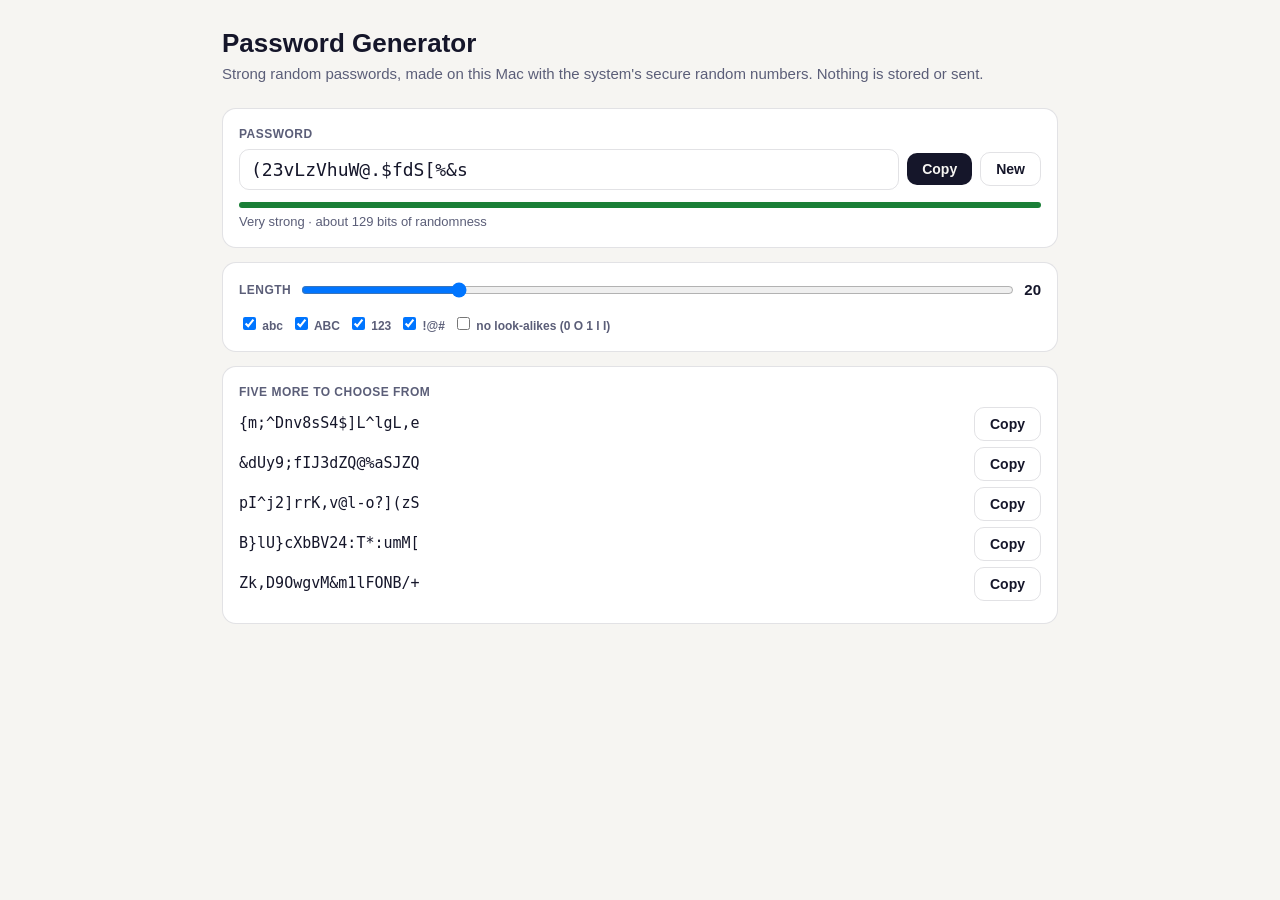
<file: plugins/password-generator/app/index.html>
<!doctype html>
<html lang="en"><head><meta charset="utf-8"><meta name="viewport" content="width=device-width,initial-scale=1">
<title>Password Generator</title>
<style>
:root { color-scheme: light dark; --bg:#f6f5f2; --card:#ffffff; --fg:#15162a; --muted:#5b5e78; --line:rgba(20,22,40,.12); --accent:#ff5a2a; --ok:#1a7f37; --bad:#c62828; }
@media (prefers-color-scheme: dark) { :root { --bg:#0d0e14; --card:#171923; --fg:#f3f2ef; --muted:#9a9cb2; --line:rgba(255,255,255,.12); --ok:#7ee787; --bad:#ff8a80; } }
* { box-sizing: border-box; }
html, body { margin: 0; }
body { background: var(--bg); color: var(--fg); font: 15px/1.5 -apple-system, sans-serif; min-height: 100vh; }
.wrap { max-width: 880px; margin: 0 auto; padding: 28px 22px 60px; }
h1 { font: 600 26px/1.2 -apple-system, sans-serif; margin: 0 0 4px; }
.sub { color: var(--muted); margin: 0 0 22px; }
.card { background: var(--card); border: 1px solid var(--line); border-radius: 14px; padding: 16px; margin-bottom: 14px; }
label { display: block; font-size: 12px; font-weight: 600; letter-spacing: .04em; text-transform: uppercase; color: var(--muted); margin: 0 0 6px; }
input[type=text], input[type=number], input[type=search], input[type=password], textarea, select {
  width: 100%; font: 14px ui-monospace, SFMono-Regular, Menlo, monospace; padding: 9px 11px; border-radius: 10px;
  border: 1px solid var(--line); background: transparent; color: var(--fg); outline: none; }
input:focus, textarea:focus, select:focus { border-color: var(--accent); }
textarea { min-height: 150px; resize: vertical; line-height: 1.45; }
button { font: 600 14px -apple-system, sans-serif; border: 0; border-radius: 10px; padding: 8px 15px; cursor: pointer; background: var(--fg); color: var(--bg); }
button.ghost { background: transparent; color: var(--fg); border: 1px solid var(--line); }
button:active { transform: scale(.97); }
.row { display: flex; gap: 8px; flex-wrap: wrap; align-items: center; }
.row > .grow { flex: 1 1 200px; }
.tabs { display: flex; gap: 6px; flex-wrap: wrap; margin-bottom: 14px; }
.tabs button { background: transparent; color: var(--muted); border: 1px solid var(--line); }
.tabs button.on { background: var(--fg); color: var(--bg); border-color: var(--fg); }
.muted { color: var(--muted); font-size: 13px; }
.ok { color: var(--ok); } .bad { color: var(--bad); }
.mono { font-family: ui-monospace, SFMono-Regular, Menlo, monospace; }
.toast { position: fixed; bottom: 22px; left: 50%; transform: translateX(-50%); background: rgba(20,20,28,.92); color: #fff; padding: 8px 14px; border-radius: 10px; font-size: 13px; opacity: 0; transition: opacity .25s; pointer-events: none; }
.toast.on { opacity: 1; }
.hide { display: none !important; }
</style></head>
<body>

<div class="wrap">
  <h1>Password Generator</h1>
  <p class="sub">Strong random passwords, made on this Mac with the system's secure random numbers. Nothing is stored or sent.</p>
  <div class="card">
    <label for="out">Password</label>
    <div class="row"><input type="text" id="out" class="grow" readonly style="font-size:18px"><button id="copy">Copy</button><button id="go" class="ghost">New</button></div>
    <div id="meter" style="height:6px;border-radius:3px;background:var(--line);margin:12px 0 4px;overflow:hidden"><div id="bar" style="height:100%;width:0"></div></div>
    <div class="muted" id="info"></div>
  </div>
  <div class="card">
    <div class="row"><label for="len" style="margin:0">Length</label><input type="range" id="len" min="8" max="64" value="20" class="grow"><b id="lenv">20</b></div>
    <div class="row" style="margin-top:12px">
      <label style="margin:0;text-transform:none;letter-spacing:0"><input type="checkbox" id="lo" checked> abc</label>
      <label style="margin:0;text-transform:none;letter-spacing:0"><input type="checkbox" id="up" checked> ABC</label>
      <label style="margin:0;text-transform:none;letter-spacing:0"><input type="checkbox" id="di" checked> 123</label>
      <label style="margin:0;text-transform:none;letter-spacing:0"><input type="checkbox" id="sy" checked> !@#</label>
      <label style="margin:0;text-transform:none;letter-spacing:0"><input type="checkbox" id="am"> no look-alikes (0 O 1 l I)</label>
    </div>
  </div>
  <div class="card"><label>Five more to choose from</label><div id="more"></div></div>
</div>

<script>
(() => {

const $ = (s, r = document) => r.querySelector(s);
const $$ = (s, r = document) => [...r.querySelectorAll(s)];
const store = {
  get: (k, d) => { try { const v = localStorage.getItem(k); return v === null ? d : JSON.parse(v); } catch (e) { return d; } },
  set: (k, v) => { try { localStorage.setItem(k, JSON.stringify(v)); } catch (e) {} },
};
let toastTimer = 0;
const flash = (text) => {
  let t = $('.toast');
  if (!t) { t = document.createElement('div'); t.className = 'toast'; document.body.appendChild(t); }
  t.textContent = text; t.classList.add('on');
  clearTimeout(toastTimer); toastTimer = setTimeout(() => t.classList.remove('on'), 1300);
};
// The clipboard API needs a secure page; if the page isn't, the old way works.
const copy = async (text) => {
  try { await navigator.clipboard.writeText(text); }
  catch (e) {
    const t = document.createElement('textarea'); t.value = text; t.style.cssText = 'position:fixed;opacity:0';
    document.body.appendChild(t); t.select(); try { document.execCommand('copy'); } catch (e2) {} t.remove();
  }
  flash('Copied');
};
// A random whole number below n, without bias.
const rand = (n) => {
  const limit = Math.floor(4294967296 / n) * n, buf = new Uint32Array(1);
  do { crypto.getRandomValues(buf); } while (buf[0] >= limit);
  return buf[0] % n;
};
const esc = (s) => String(s).replace(/[&<>"']/g, (c) => ({ '&': '&amp;', '<': '&lt;', '>': '&gt;', '"': '&quot;', "'": '&#39;' }[c]));


const sets = { lo: 'abcdefghijklmnopqrstuvwxyz', up: 'ABCDEFGHIJKLMNOPQRSTUVWXYZ', di: '0123456789', sy: '!@#$%^&*()-_=+[]{};:,.?/' };
const pool = () => {
  const chosen = ['lo', 'up', 'di', 'sy'].filter((k) => $('#' + k).checked);
  const strip = (s) => ($('#am').checked ? s.replace(/[0O1lI|]/g, '') : s);
  return chosen.map((k) => strip(sets[k]));
};
const make = (len, groups) => {
  if (!groups.length) return '';
  const all = groups.join('');
  const chars = groups.map((g) => g[rand(g.length)]);   // at least one of each kind chosen
  while (chars.length < len) chars.push(all[rand(all.length)]);
  for (let i = chars.length - 1; i > 0; i--) { const j = rand(i + 1); [chars[i], chars[j]] = [chars[j], chars[i]]; }
  return chars.join('');
};
const bits = (len, groups) => groups.length ? Math.round(len * Math.log2(groups.join('').length)) : 0;
const update = () => {
  const len = +$('#len').value, groups = pool();
  $('#lenv').textContent = len;
  const pw = make(len, groups);
  $('#out').value = pw || 'Choose at least one kind of character';
  const b = bits(len, groups);
  const level = b < 50 ? ['Weak', '#c62828', 25] : b < 75 ? ['Fair', '#e69500', 50] : b < 100 ? ['Strong', '#7cb342', 75] : ['Very strong', '#1a7f37', 100];
  $('#bar').style.width = (pw ? level[2] : 0) + '%'; $('#bar').style.background = level[1];
  $('#info').textContent = pw ? level[0] + ' · about ' + b + ' bits of randomness' : '';
  const more = $('#more'); more.textContent = '';
  for (let i = 0; i < 5 && pw; i++) {
    const v = make(len, groups);
    const row = document.createElement('div'); row.className = 'row'; row.style.marginBottom = '6px';
    row.innerHTML = '<span class="mono grow" style="word-break:break-all">' + esc(v) + '</span>';
    const btn = document.createElement('button'); btn.className = 'ghost'; btn.textContent = 'Copy'; btn.onclick = () => copy(v);
    row.appendChild(btn); more.appendChild(row);
  }
  globalThis.__pw = { pw, groups: groups.length };
};
['#len', '#lo', '#up', '#di', '#sy', '#am'].forEach((s) => { $(s).oninput = update; $(s).onchange = update; });
$('#go').onclick = update; $('#copy').onclick = () => copy($('#out').value);
update();

})();
</script>
</body></html>
</file>
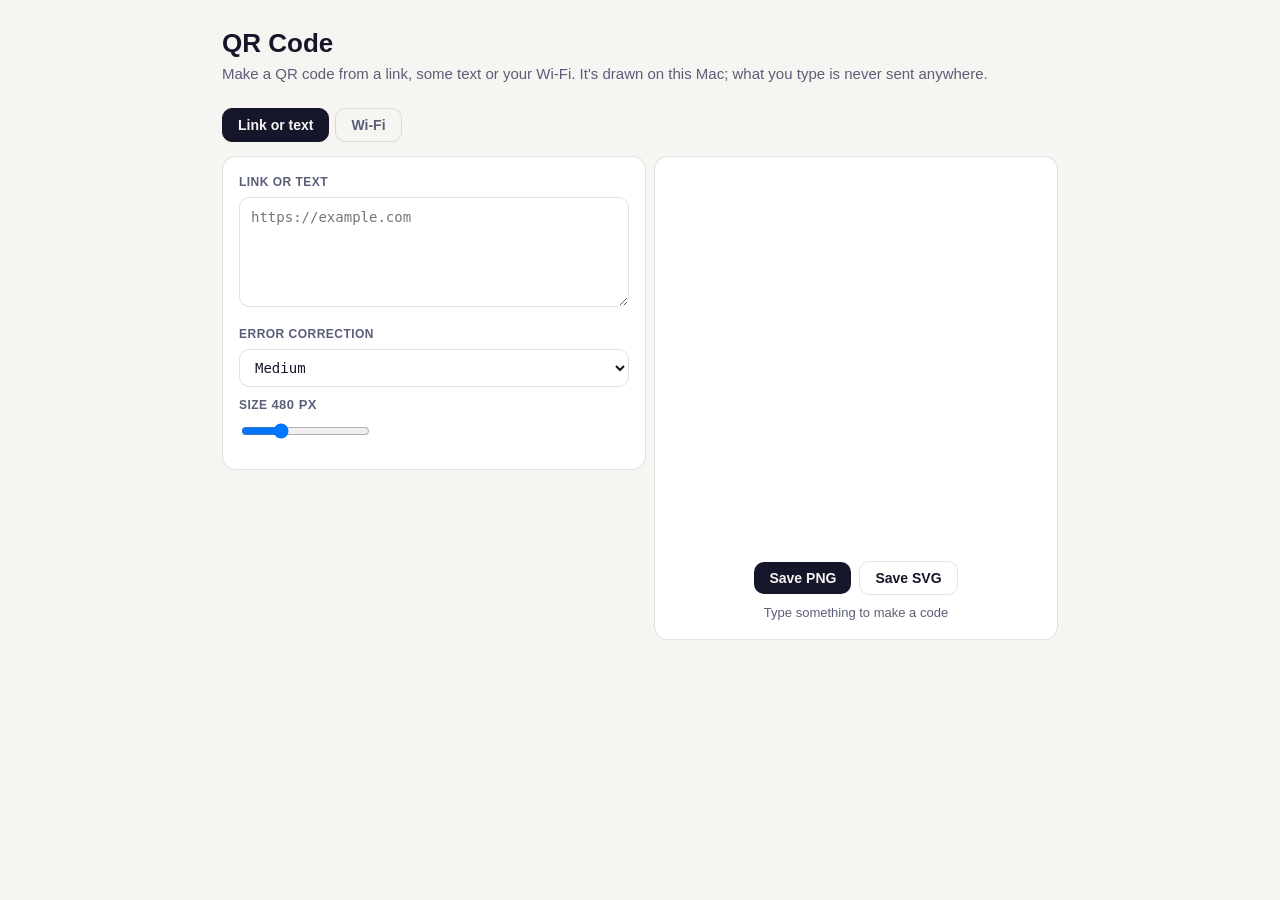
<file: plugins/qr-generator/app/index.html>
<!doctype html>
<html lang="en"><head><meta charset="utf-8"><meta name="viewport" content="width=device-width,initial-scale=1">
<title>QR Code</title>
<style>
:root { color-scheme: light dark; --bg:#f6f5f2; --card:#ffffff; --fg:#15162a; --muted:#5b5e78; --line:rgba(20,22,40,.12); --accent:#ff5a2a; --ok:#1a7f37; --bad:#c62828; }
@media (prefers-color-scheme: dark) { :root { --bg:#0d0e14; --card:#171923; --fg:#f3f2ef; --muted:#9a9cb2; --line:rgba(255,255,255,.12); --ok:#7ee787; --bad:#ff8a80; } }
* { box-sizing: border-box; }
html, body { margin: 0; }
body { background: var(--bg); color: var(--fg); font: 15px/1.5 -apple-system, sans-serif; min-height: 100vh; }
.wrap { max-width: 880px; margin: 0 auto; padding: 28px 22px 60px; }
h1 { font: 600 26px/1.2 -apple-system, sans-serif; margin: 0 0 4px; }
.sub { color: var(--muted); margin: 0 0 22px; }
.card { background: var(--card); border: 1px solid var(--line); border-radius: 14px; padding: 16px; margin-bottom: 14px; }
label { display: block; font-size: 12px; font-weight: 600; letter-spacing: .04em; text-transform: uppercase; color: var(--muted); margin: 0 0 6px; }
input[type=text], input[type=number], input[type=search], input[type=password], textarea, select {
  width: 100%; font: 14px ui-monospace, SFMono-Regular, Menlo, monospace; padding: 9px 11px; border-radius: 10px;
  border: 1px solid var(--line); background: transparent; color: var(--fg); outline: none; }
input:focus, textarea:focus, select:focus { border-color: var(--accent); }
textarea { min-height: 150px; resize: vertical; line-height: 1.45; }
button { font: 600 14px -apple-system, sans-serif; border: 0; border-radius: 10px; padding: 8px 15px; cursor: pointer; background: var(--fg); color: var(--bg); }
button.ghost { background: transparent; color: var(--fg); border: 1px solid var(--line); }
button:active { transform: scale(.97); }
.row { display: flex; gap: 8px; flex-wrap: wrap; align-items: center; }
.row > .grow { flex: 1 1 200px; }
.tabs { display: flex; gap: 6px; flex-wrap: wrap; margin-bottom: 14px; }
.tabs button { background: transparent; color: var(--muted); border: 1px solid var(--line); }
.tabs button.on { background: var(--fg); color: var(--bg); border-color: var(--fg); }
.muted { color: var(--muted); font-size: 13px; }
.ok { color: var(--ok); } .bad { color: var(--bad); }
.mono { font-family: ui-monospace, SFMono-Regular, Menlo, monospace; }
.toast { position: fixed; bottom: 22px; left: 50%; transform: translateX(-50%); background: rgba(20,20,28,.92); color: #fff; padding: 8px 14px; border-radius: 10px; font-size: 13px; opacity: 0; transition: opacity .25s; pointer-events: none; }
.toast.on { opacity: 1; }
.hide { display: none !important; }
</style></head>
<body>

<div class="wrap">
  <h1>QR Code</h1>
  <p class="sub">Make a QR code from a link, some text or your Wi-Fi. It's drawn on this Mac; what you type is never sent anywhere.</p>
  <div class="tabs" id="kind"><button data-k="text" class="on">Link or text</button><button data-k="wifi">Wi-Fi</button></div>
  <div class="row" style="align-items:flex-start">
    <div class="card" style="flex:1 1 300px;min-width:0">
      <div id="p-text"><label for="txt">Link or text</label><textarea id="txt" spellcheck="false" style="min-height:110px" placeholder="https://example.com"></textarea></div>
      <div id="p-wifi" class="hide">
        <label for="ssid">Network name</label><input type="text" id="ssid" spellcheck="false">
        <label for="wpass" style="margin-top:10px">Password</label><input type="text" id="wpass" spellcheck="false">
        <label for="wsec" style="margin-top:10px">Security</label><select id="wsec"><option value="WPA">WPA / WPA2 / WPA3</option><option value="WEP">WEP</option><option value="nopass">None</option></select>
      </div>
      <div class="row" style="margin-top:12px">
        <div class="grow"><label for="ecl">Error correction</label><select id="ecl"><option value="0">Low (smallest)</option><option value="1" selected>Medium</option><option value="2">Quartile</option><option value="3">High (most robust)</option></select></div>
        <div class="grow"><label for="px">Size <span id="pxv" class="muted"></span></label><input type="range" id="px" min="200" max="1200" step="20" value="480"></div>
      </div>
      <div id="msg" class="bad" style="margin-top:8px"></div>
    </div>
    <div class="card" style="text-align:center;flex:1 1 280px;min-width:0">
      <canvas id="cv" width="480" height="480" style="width:100%;max-width:480px;height:auto;aspect-ratio:1;border-radius:8px;background:#fff"></canvas>
      <div class="row" style="justify-content:center;margin-top:12px"><button id="png">Save PNG</button><button id="svg" class="ghost">Save SVG</button></div>
      <div class="muted" id="info" style="margin-top:8px"></div>
    </div>
  </div>
</div>

<script>
(() => {

const $ = (s, r = document) => r.querySelector(s);
const $$ = (s, r = document) => [...r.querySelectorAll(s)];
const store = {
  get: (k, d) => { try { const v = localStorage.getItem(k); return v === null ? d : JSON.parse(v); } catch (e) { return d; } },
  set: (k, v) => { try { localStorage.setItem(k, JSON.stringify(v)); } catch (e) {} },
};
let toastTimer = 0;
const flash = (text) => {
  let t = $('.toast');
  if (!t) { t = document.createElement('div'); t.className = 'toast'; document.body.appendChild(t); }
  t.textContent = text; t.classList.add('on');
  clearTimeout(toastTimer); toastTimer = setTimeout(() => t.classList.remove('on'), 1300);
};
// The clipboard API needs a secure page; if the page isn't, the old way works.
const copy = async (text) => {
  try { await navigator.clipboard.writeText(text); }
  catch (e) {
    const t = document.createElement('textarea'); t.value = text; t.style.cssText = 'position:fixed;opacity:0';
    document.body.appendChild(t); t.select(); try { document.execCommand('copy'); } catch (e2) {} t.remove();
  }
  flash('Copied');
};
// A random whole number below n, without bias.
const rand = (n) => {
  const limit = Math.floor(4294967296 / n) * n, buf = new Uint32Array(1);
  do { crypto.getRandomValues(buf); } while (buf[0] >= limit);
  return buf[0] % n;
};
const esc = (s) => String(s).replace(/[&<>"']/g, (c) => ({ '&': '&amp;', '<': '&lt;', '>': '&gt;', '"': '&quot;', "'": '&#39;' }[c]));


// ---- QR code encoder: byte mode, versions 1 to 40, four error-correction levels.
const ECC_PER_BLOCK = [
  [-1, 7, 10, 15, 20, 26, 18, 20, 24, 30, 18, 20, 24, 26, 30, 22, 24, 28, 30, 28, 28, 28, 28, 30, 30, 26, 28, 30, 30, 30, 30, 30, 30, 30, 30, 30, 30, 30, 30, 30, 30],
  [-1, 10, 16, 26, 18, 24, 16, 18, 22, 22, 26, 30, 22, 22, 24, 24, 28, 28, 26, 26, 26, 26, 28, 28, 28, 28, 28, 28, 28, 28, 28, 28, 28, 28, 28, 28, 28, 28, 28, 28, 28],
  [-1, 13, 22, 18, 26, 18, 24, 18, 22, 20, 24, 28, 26, 24, 20, 30, 24, 28, 28, 26, 30, 28, 30, 30, 30, 30, 28, 30, 30, 30, 30, 30, 30, 30, 30, 30, 30, 30, 30, 30, 30],
  [-1, 17, 28, 22, 16, 22, 28, 26, 26, 24, 28, 24, 28, 22, 24, 24, 30, 28, 28, 26, 28, 30, 24, 30, 30, 30, 30, 30, 30, 30, 30, 30, 30, 30, 30, 30, 30, 30, 30, 30, 30],
];
const NUM_BLOCKS = [
  [-1, 1, 1, 1, 1, 1, 2, 2, 2, 2, 4, 4, 4, 4, 4, 6, 6, 6, 6, 7, 8, 8, 9, 9, 10, 12, 12, 12, 13, 14, 15, 16, 17, 18, 19, 19, 20, 21, 22, 24, 25],
  [-1, 1, 1, 1, 2, 2, 4, 4, 4, 5, 5, 5, 8, 9, 9, 10, 10, 11, 13, 14, 16, 17, 17, 18, 20, 21, 23, 25, 26, 28, 29, 31, 33, 35, 37, 38, 40, 43, 45, 47, 49],
  [-1, 1, 1, 2, 2, 4, 4, 6, 6, 8, 8, 8, 10, 12, 16, 12, 17, 16, 18, 21, 20, 23, 23, 25, 27, 29, 34, 34, 35, 38, 40, 43, 45, 48, 51, 53, 56, 59, 62, 65, 68],
  [-1, 1, 1, 2, 4, 4, 4, 5, 6, 8, 8, 11, 11, 16, 16, 18, 16, 19, 21, 25, 25, 25, 34, 30, 32, 35, 37, 40, 42, 45, 48, 51, 54, 57, 60, 63, 66, 70, 74, 77, 81],
];
const FORMAT_BITS = [1, 0, 3, 2];   // L, M, Q, H
const rawModules = (v) => {
  let r = (16 * v + 128) * v + 64;
  if (v >= 2) { const n = Math.floor(v / 7) + 2; r -= (25 * n - 10) * n - 55; if (v >= 7) r -= 36; }
  return r;
};
const dataCodewords = (v, e) => Math.floor(rawModules(v) / 8) - ECC_PER_BLOCK[e][v] * NUM_BLOCKS[e][v];
const gfMul = (x, y) => { let z = 0; for (let i = 7; i >= 0; i--) { z = (z << 1) ^ ((z >>> 7) * 0x11D); z ^= ((y >>> i) & 1) * x; } return z; };
const rsDivisor = (degree) => {
  const r = new Array(degree).fill(0); r[degree - 1] = 1; let root = 1;
  for (let i = 0; i < degree; i++) { for (let j = 0; j < r.length; j++) { r[j] = gfMul(r[j], root); if (j + 1 < r.length) r[j] ^= r[j + 1]; } root = gfMul(root, 2); }
  return r;
};
const rsRemainder = (data, div) => {
  const r = div.map(() => 0);
  for (const b of data) { const f = b ^ r.shift(); r.push(0); div.forEach((c, i) => { r[i] ^= gfMul(c, f); }); }
  return r;
};
const bytesOf = (text) => [...new TextEncoder().encode(text)];

const encode = (text, ecl) => {
  const bytes = bytesOf(text);
  let ver = 0, used = 0;
  for (ver = 1; ver <= 40; ver++) {
    const cap = dataCodewords(ver, ecl) * 8, ccBits = ver < 10 ? 8 : 16;
    used = 4 + ccBits + bytes.length * 8;
    if (used <= cap) break;
    if (ver === 40) return null;
  }
  const bits = [];
  const put = (val, n) => { for (let i = n - 1; i >= 0; i--) bits.push((val >>> i) & 1); };
  put(4, 4); put(bytes.length, ver < 10 ? 8 : 16); bytes.forEach((b) => put(b, 8));
  const capBits = dataCodewords(ver, ecl) * 8;
  put(0, Math.min(4, capBits - bits.length)); put(0, (8 - (bits.length % 8)) % 8);
  for (let pad = 0xEC; bits.length < capBits; pad ^= 0xEC ^ 0x11) put(pad, 8);
  const data = []; for (let i = 0; i < bits.length; i += 8) data.push(parseInt(bits.slice(i, i + 8).join(''), 2));

  // error correction, interleaved
  const nb = NUM_BLOCKS[ecl][ver], eccLen = ECC_PER_BLOCK[ecl][ver], raw = Math.floor(rawModules(ver) / 8);
  const shortCount = nb - (raw % nb), shortLen = Math.floor(raw / nb), div = rsDivisor(eccLen), blocks = [];
  for (let i = 0, k = 0; i < nb; i++) {
    const dat = data.slice(k, k + shortLen - eccLen + (i < shortCount ? 0 : 1)); k += dat.length;
    const ecc = rsRemainder(dat, div); if (i < shortCount) dat.push(0); blocks.push(dat.concat(ecc));
  }
  const all = [];
  for (let i = 0; i < blocks[0].length; i++) blocks.forEach((b, j) => { if (i !== shortLen - eccLen || j >= shortCount) all.push(b[i]); });

  const size = ver * 4 + 17;
  const mod = Array.from({ length: size }, () => new Array(size).fill(false)), fn = Array.from({ length: size }, () => new Array(size).fill(false));
  const setFn = (x, y, dark) => { mod[y][x] = dark; fn[y][x] = true; };
  for (let i = 0; i < size; i++) { setFn(6, i, i % 2 === 0); setFn(i, 6, i % 2 === 0); }
  const finder = (cx, cy) => {
    for (let dy = -4; dy <= 4; dy++) for (let dx = -4; dx <= 4; dx++) {
      const d = Math.max(Math.abs(dx), Math.abs(dy)), x = cx + dx, y = cy + dy;
      if (x >= 0 && x < size && y >= 0 && y < size) setFn(x, y, d !== 2 && d !== 4);
    }
  };
  finder(3, 3); finder(size - 4, 3); finder(3, size - 4);
  const align = [];
  if (ver > 1) {
    const n = Math.floor(ver / 7) + 2, step = ver === 32 ? 26 : Math.ceil((ver * 4 + 4) / (n * 2 - 2)) * 2;
    align.push(6); for (let p = size - 7; align.length < n; p -= step) align.splice(1, 0, p);
  }
  align.forEach((cx, i) => align.forEach((cy, j) => {
    if ((i === 0 && j === 0) || (i === 0 && j === align.length - 1) || (i === align.length - 1 && j === 0)) return;
    for (let dy = -2; dy <= 2; dy++) for (let dx = -2; dx <= 2; dx++) setFn(cx + dx, cy + dy, Math.max(Math.abs(dx), Math.abs(dy)) !== 1);
  }));
  const formatBits = (mask) => {
    const d = (FORMAT_BITS[ecl] << 3) | mask; let rem = d;
    for (let i = 0; i < 10; i++) rem = (rem << 1) ^ ((rem >>> 9) * 0x537);
    const b = ((d << 10) | rem) ^ 0x5412, bit = (i) => ((b >>> i) & 1) !== 0;
    for (let i = 0; i <= 5; i++) setFn(8, i, bit(i));
    setFn(8, 7, bit(6)); setFn(8, 8, bit(7)); setFn(7, 8, bit(8));
    for (let i = 9; i < 15; i++) setFn(14 - i, 8, bit(i));
    for (let i = 0; i < 8; i++) setFn(size - 1 - i, 8, bit(i));
    for (let i = 8; i < 15; i++) setFn(8, size - 15 + i, bit(i));
    setFn(8, size - 8, true);
  };
  formatBits(0);
  if (ver >= 7) {
    let rem = ver; for (let i = 0; i < 12; i++) rem = (rem << 1) ^ ((rem >>> 11) * 0x1F25);
    const b = (ver << 12) | rem;
    for (let i = 0; i < 18; i++) { const bit = ((b >>> i) & 1) !== 0, a = size - 11 + (i % 3), c = Math.floor(i / 3); setFn(a, c, bit); setFn(c, a, bit); }
  }
  // codewords in the zigzag
  let bi = 0;
  for (let right = size - 1; right >= 1; right -= 2) {
    if (right === 6) right = 5;
    for (let vert = 0; vert < size; vert++) for (let j = 0; j < 2; j++) {
      const x = right - j, up = ((right + 1) & 2) === 0, y = up ? size - 1 - vert : vert;
      if (!fn[y][x] && bi < all.length * 8) { mod[y][x] = ((all[bi >>> 3] >>> (7 - (bi & 7))) & 1) !== 0; bi++; }
    }
  }
  const mask = (m) => {
    for (let y = 0; y < size; y++) for (let x = 0; x < size; x++) {
      const inv = [(x + y) % 2 === 0, y % 2 === 0, x % 3 === 0, (x + y) % 3 === 0, (Math.floor(x / 3) + Math.floor(y / 2)) % 2 === 0,
        (x * y) % 2 + (x * y) % 3 === 0, ((x * y) % 2 + (x * y) % 3) % 2 === 0, ((x + y) % 2 + (x * y) % 3) % 2 === 0][m];
      if (!fn[y][x] && inv) mod[y][x] = !mod[y][x];
    }
  };
  const penalty = () => {
    let p = 0, dark = 0;
    const line = (get) => {
      let run = 1, s = '';
      for (let i = 0; i < size; i++) {
        const v = get(i); s += v ? '1' : '0';
        if (i > 0 && v === get(i - 1)) { run++; if (run === 5) p += 3; else if (run > 5) p++; } else run = 1;
      }
      for (const pat of ['10111010000', '00001011101']) { let at = s.indexOf(pat); while (at !== -1) { p += 40; at = s.indexOf(pat, at + 1); } }
    };
    for (let y = 0; y < size; y++) line((i) => mod[y][i]);
    for (let x = 0; x < size; x++) line((i) => mod[i][x]);
    for (let y = 0; y < size; y++) for (let x = 0; x < size; x++) {
      if (mod[y][x]) dark++;
      if (x < size - 1 && y < size - 1 && mod[y][x] === mod[y][x + 1] && mod[y][x] === mod[y + 1][x] && mod[y][x] === mod[y + 1][x + 1]) p += 3;
    }
    return p + 10 * Math.floor(Math.abs(dark * 100 / (size * size) - 50) / 5);
  };
  let best = 0, bestP = Infinity;
  for (let m = 0; m < 8; m++) { mask(m); formatBits(m); const p = penalty(); if (p < bestP) { bestP = p; best = m; } mask(m); }
  mask(best); formatBits(best);
  return { size, modules: mod, version: ver };
};
globalThis.__qr = { encode, capacity: (v, e) => Math.floor((dataCodewords(v, e) * 8 - 4 - (v < 10 ? 8 : 16)) / 8) };

// ---- Screen
let kind = store.get('qr.kind', 'text');
const payload = () => {
  if (kind === 'text') return $('#txt').value;
  const e = (s) => s.replace(/([\\;,:"])/g, '\\$1');
  const sec = $('#wsec').value;
  return $('#ssid').value ? 'WIFI:T:' + sec + ';S:' + e($('#ssid').value) + ';' + (sec === 'nopass' ? '' : 'P:' + e($('#wpass').value) + ';') + ';' : '';
};
let current = null;
const draw = () => {
  const text = payload(), cv = $('#cv'), ctx = cv.getContext('2d'), px = +$('#px').value;
  $('#pxv').textContent = px + ' px';
  store.set('qr.state', { txt: $('#txt').value, ssid: $('#ssid').value, ecl: $('#ecl').value, px });
  $('#msg').textContent = ''; $('#info').textContent = ''; current = null;
  cv.width = cv.height = px; ctx.fillStyle = '#fff'; ctx.fillRect(0, 0, px, px);
  if (!text) { $('#info').textContent = 'Type something to make a code'; return; }
  const q = encode(text, +$('#ecl').value);
  if (!q) { $('#msg').textContent = 'That is too long for a QR code. Shorten it or lower the error correction.'; return; }
  current = q;
  const quiet = 4, total = q.size + quiet * 2, cell = Math.floor(px / total), off = Math.floor((px - cell * q.size) / 2);
  ctx.fillStyle = '#000';
  for (let y = 0; y < q.size; y++) for (let x = 0; x < q.size; x++) if (q.modules[y][x]) ctx.fillRect(off + x * cell, off + y * cell, cell, cell);
  $('#info').textContent = 'Version ' + q.version + ' · ' + q.size + '×' + q.size + ' modules';
};
const download = (blob, name) => {
  const a = document.createElement('a'); a.href = URL.createObjectURL(blob); a.download = name;
  document.body.appendChild(a); a.click(); a.remove(); setTimeout(() => URL.revokeObjectURL(a.href), 10000);
};
$('#png').onclick = () => { if (current) $('#cv').toBlob((b) => b && download(b, 'qr-code.png'), 'image/png'); };
$('#svg').onclick = () => {
  if (!current) return;
  const q = current, n = q.size + 8; let path = '';
  for (let y = 0; y < q.size; y++) for (let x = 0; x < q.size; x++) if (q.modules[y][x]) path += 'M' + (x + 4) + ',' + (y + 4) + 'h1v1h-1z';
  download(new Blob(['<svg xmlns="http://www.w3.org/2000/svg" viewBox="0 0 ' + n + ' ' + n + '" shape-rendering="crispEdges"><rect width="100%" height="100%" fill="#fff"/><path d="' + path + '" fill="#000"/></svg>'], { type: 'image/svg+xml' }), 'qr-code.svg');
};
const showKind = (k) => {
  kind = k; store.set('qr.kind', k);
  $$('#kind button').forEach((b) => b.classList.toggle('on', b.dataset.k === k));
  $('#p-text').classList.toggle('hide', k !== 'text'); $('#p-wifi').classList.toggle('hide', k !== 'wifi'); draw();
};
$('#kind').onclick = (e) => { if (e.target.dataset.k) showKind(e.target.dataset.k); };
const saved = store.get('qr.state', null);
if (saved) { $('#txt').value = saved.txt || ''; $('#ssid').value = saved.ssid || ''; $('#ecl').value = saved.ecl || '1'; $('#px').value = saved.px || 480; }
['#txt', '#ssid', '#wpass', '#wsec', '#ecl', '#px'].forEach((s) => { $(s).oninput = draw; $(s).onchange = draw; });
showKind(kind);

})();
</script>
</body></html>
</file>
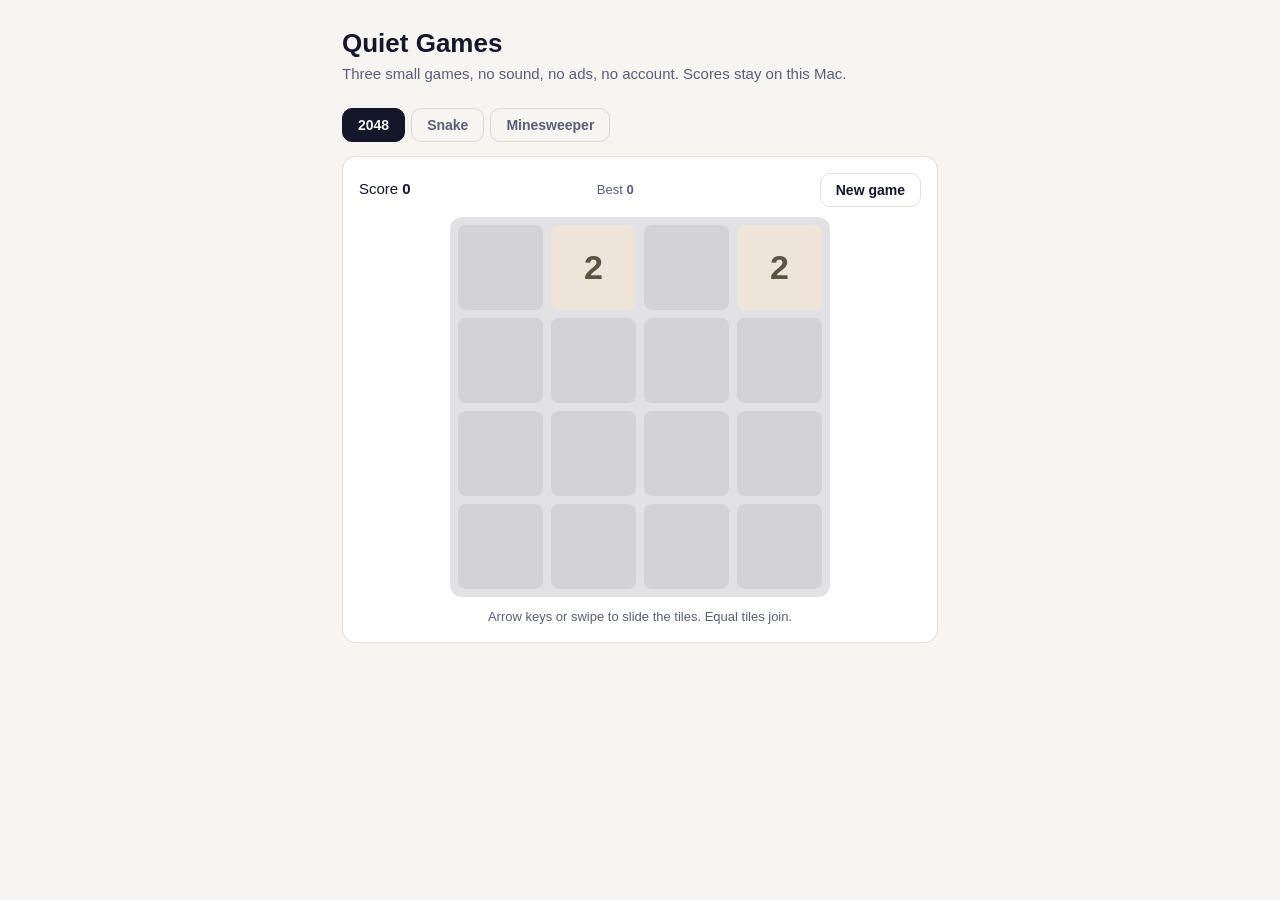
<file: plugins/quiet-games/app/index.html>
<!doctype html>
<html lang="en"><head><meta charset="utf-8"><meta name="viewport" content="width=device-width,initial-scale=1">
<title>Quiet Games</title>
<style>
:root { color-scheme: light dark; --bg:#f6f5f2; --card:#ffffff; --fg:#15162a; --muted:#5b5e78; --line:rgba(20,22,40,.12); --accent:#ff5a2a; --ok:#1a7f37; --bad:#c62828; }
@media (prefers-color-scheme: dark) { :root { --bg:#0d0e14; --card:#171923; --fg:#f3f2ef; --muted:#9a9cb2; --line:rgba(255,255,255,.12); --ok:#7ee787; --bad:#ff8a80; } }
* { box-sizing: border-box; }
html, body { margin: 0; }
body { background: var(--bg); color: var(--fg); font: 15px/1.5 -apple-system, sans-serif; min-height: 100vh; }
.wrap { max-width: 880px; margin: 0 auto; padding: 28px 22px 60px; }
h1 { font: 600 26px/1.2 -apple-system, sans-serif; margin: 0 0 4px; }
.sub { color: var(--muted); margin: 0 0 22px; }
.card { background: var(--card); border: 1px solid var(--line); border-radius: 14px; padding: 16px; margin-bottom: 14px; }
label { display: block; font-size: 12px; font-weight: 600; letter-spacing: .04em; text-transform: uppercase; color: var(--muted); margin: 0 0 6px; }
input[type=text], input[type=number], input[type=search], input[type=password], textarea, select {
  width: 100%; font: 14px ui-monospace, SFMono-Regular, Menlo, monospace; padding: 9px 11px; border-radius: 10px;
  border: 1px solid var(--line); background: transparent; color: var(--fg); outline: none; }
input:focus, textarea:focus, select:focus { border-color: var(--accent); }
textarea { min-height: 150px; resize: vertical; line-height: 1.45; }
button { font: 600 14px -apple-system, sans-serif; border: 0; border-radius: 10px; padding: 8px 15px; cursor: pointer; background: var(--fg); color: var(--bg); }
button.ghost { background: transparent; color: var(--fg); border: 1px solid var(--line); }
button:active { transform: scale(.97); }
.row { display: flex; gap: 8px; flex-wrap: wrap; align-items: center; }
.row > .grow { flex: 1 1 200px; }
.tabs { display: flex; gap: 6px; flex-wrap: wrap; margin-bottom: 14px; }
.tabs button { background: transparent; color: var(--muted); border: 1px solid var(--line); }
.tabs button.on { background: var(--fg); color: var(--bg); border-color: var(--fg); }
.muted { color: var(--muted); font-size: 13px; }
.ok { color: var(--ok); } .bad { color: var(--bad); }
.mono { font-family: ui-monospace, SFMono-Regular, Menlo, monospace; }
.toast { position: fixed; bottom: 22px; left: 50%; transform: translateX(-50%); background: rgba(20,20,28,.92); color: #fff; padding: 8px 14px; border-radius: 10px; font-size: 13px; opacity: 0; transition: opacity .25s; pointer-events: none; }
.toast.on { opacity: 1; }
.hide { display: none !important; }
</style></head>
<body>

<div class="wrap" style="max-width:640px">
  <h1>Quiet Games</h1>
  <p class="sub">Three small games, no sound, no ads, no account. Scores stay on this Mac.</p>
  <div class="tabs" id="tabs"><button data-g="g2048" class="on">2048</button><button data-g="snake">Snake</button><button data-g="mines">Minesweeper</button></div>

  <section id="g2048" class="card" style="text-align:center">
    <div class="row" style="justify-content:space-between;margin-bottom:10px"><span>Score <b id="s2048">0</b></span><span class="muted">Best <b id="b2048">0</b></span><button class="ghost" id="n2048">New game</button></div>
    <div id="board" style="display:grid;grid-template-columns:repeat(4,1fr);gap:8px;background:var(--line);padding:8px;border-radius:12px;max-width:380px;margin:0 auto;touch-action:none"></div>
    <div class="muted" id="m2048" style="margin-top:10px">Arrow keys or swipe to slide the tiles. Equal tiles join.</div>
  </section>

  <section id="snake" class="card hide" style="text-align:center">
    <div class="row" style="justify-content:space-between;margin-bottom:10px"><span>Score <b id="ssnake">0</b></span><span class="muted">Best <b id="bsnake">0</b></span><button class="ghost" id="nsnake">New game</button></div>
    <canvas id="cv" width="400" height="400" style="width:100%;max-width:400px;height:auto;aspect-ratio:1;border-radius:12px;background:rgba(128,128,128,.12)"></canvas>
    <div class="muted" id="msnake" style="margin-top:10px">Arrow keys to steer. Space pauses.</div>
  </section>

  <section id="mines" class="card hide" style="text-align:center">
    <div class="row" style="justify-content:space-between;margin-bottom:10px"><span>Mines <b id="smines">10</b></span><span>Time <b id="tmines">0</b></span>
      <span class="row"><select id="level" style="width:auto"><option value="9,9,10">Easy 9×9</option><option value="12,12,24">Medium 12×12</option><option value="16,16,40">Hard 16×16</option></select><button class="ghost" id="fmines">Flag: off</button><button class="ghost" id="nmines">New game</button></span></div>
    <div id="grid" style="display:inline-grid;gap:2px;background:var(--line);padding:2px;border-radius:8px;user-select:none"></div>
    <div class="muted" id="mmines" style="margin-top:10px">Click to open, right-click (or Flag mode) to mark a mine.</div>
  </section>
</div>

<script>
(() => {

const $ = (s, r = document) => r.querySelector(s);
const $$ = (s, r = document) => [...r.querySelectorAll(s)];
const store = {
  get: (k, d) => { try { const v = localStorage.getItem(k); return v === null ? d : JSON.parse(v); } catch (e) { return d; } },
  set: (k, v) => { try { localStorage.setItem(k, JSON.stringify(v)); } catch (e) {} },
};
let toastTimer = 0;
const flash = (text) => {
  let t = $('.toast');
  if (!t) { t = document.createElement('div'); t.className = 'toast'; document.body.appendChild(t); }
  t.textContent = text; t.classList.add('on');
  clearTimeout(toastTimer); toastTimer = setTimeout(() => t.classList.remove('on'), 1300);
};
// The clipboard API needs a secure page; if the page isn't, the old way works.
const copy = async (text) => {
  try { await navigator.clipboard.writeText(text); }
  catch (e) {
    const t = document.createElement('textarea'); t.value = text; t.style.cssText = 'position:fixed;opacity:0';
    document.body.appendChild(t); t.select(); try { document.execCommand('copy'); } catch (e2) {} t.remove();
  }
  flash('Copied');
};
// A random whole number below n, without bias.
const rand = (n) => {
  const limit = Math.floor(4294967296 / n) * n, buf = new Uint32Array(1);
  do { crypto.getRandomValues(buf); } while (buf[0] >= limit);
  return buf[0] % n;
};
const esc = (s) => String(s).replace(/[&<>"']/g, (c) => ({ '&': '&amp;', '<': '&lt;', '>': '&gt;', '"': '&quot;', "'": '&#39;' }[c]));


// ============================== 2048
const slideRow = (row) => {
  const tiles = row.filter(Boolean), out = []; let gained = 0;
  for (let i = 0; i < tiles.length; i++) {
    if (tiles[i] === tiles[i + 1]) { out.push(tiles[i] * 2); gained += tiles[i] * 2; i++; } else out.push(tiles[i]);
  }
  while (out.length < row.length) out.push(0);
  return { row: out, gained };
};
const rotate = (b) => b[0].map((_, c) => b.map((r) => r[c]).reverse());   // 90° clockwise
const move = (board, dir) => {   // dir: 0 left, 1 up, 2 right, 3 down
  let b = board.map((r) => r.slice()); for (let i = 0; i < ((4 - dir) % 4 + 4) % 4; i++) b = rotate(b);
  let gained = 0; b = b.map((r) => { const s = slideRow(r); gained += s.gained; return s.row; });
  for (let i = 0; i < dir; i++) b = rotate(b);
  return { board: b, gained, moved: JSON.stringify(b) !== JSON.stringify(board) };
};
const canMove = (b) => [0, 1, 2, 3].some((d) => move(b, d).moved);
let board, score, over = false, won = false, best2048 = store.get('games.best2048', 0);
const addTile = (b) => {
  const empty = []; b.forEach((r, y) => r.forEach((v, x) => { if (!v) empty.push([y, x]); }));
  if (!empty.length) return; const [y, x] = empty[rand(empty.length)]; b[y][x] = rand(10) ? 2 : 4;
};
const colors = { 0: '', 2: '#eee4da', 4: '#ede0c8', 8: '#f2b179', 16: '#f59563', 32: '#f67c5f', 64: '#f65e3b', 128: '#edcf72', 256: '#edcc61', 512: '#edc850', 1024: '#edc53f', 2048: '#edc22e' };
const draw2048 = () => {
  const el = $('#board'); el.textContent = '';
  board.flat().forEach((v) => {
    const t = document.createElement('div'); t.textContent = v || '';
    t.style.cssText = 'aspect-ratio:1;border-radius:8px;display:grid;place-items:center;font:700 ' + (v > 999 ? 22 : v > 99 ? 28 : 34) + 'px -apple-system,sans-serif;background:' + (v ? (colors[v] || '#3c3a32') : 'rgba(128,128,128,.16)') + ';color:' + (v > 4 ? '#fff' : '#5b5444');
    el.appendChild(t);
  });
  $('#s2048').textContent = score; $('#b2048').textContent = best2048;
  $('#m2048').textContent = over ? 'No moves left. Press New game.' : won ? 'You made 2048! Keep going if you like.' : 'Arrow keys or swipe to slide the tiles. Equal tiles join.';
};
const new2048 = () => { board = Array.from({ length: 4 }, () => [0, 0, 0, 0]); score = 0; over = false; won = false; addTile(board); addTile(board); draw2048(); };
const play2048 = (dir) => {
  if (over) return; const r = move(board, dir); if (!r.moved) return;
  board = r.board; score += r.gained; addTile(board);
  if (score > best2048) { best2048 = score; store.set('games.best2048', best2048); }
  if (board.flat().includes(2048)) won = true; if (!canMove(board)) over = true; draw2048();
};
$('#n2048').onclick = new2048;
let touch = null;
$('#board').addEventListener('touchstart', (e) => { touch = [e.touches[0].clientX, e.touches[0].clientY]; }, { passive: true });
$('#board').addEventListener('touchend', (e) => {
  if (!touch) return; const dx = e.changedTouches[0].clientX - touch[0], dy = e.changedTouches[0].clientY - touch[1]; touch = null;
  if (Math.max(Math.abs(dx), Math.abs(dy)) < 24) return;
  play2048(Math.abs(dx) > Math.abs(dy) ? (dx < 0 ? 0 : 2) : (dy < 0 ? 1 : 3));
});

// ============================== Snake
const N = 20, CELL = 20;
let snake, dirQ, food, sscore, sdead, spaused, stimer = 0, bestSnake = store.get('games.bestSnake', 0);
const placeFood = () => { let p; do { p = [rand(N), rand(N)]; } while (snake.some((s) => s[0] === p[0] && s[1] === p[1])); return p; };
const newSnake = () => { snake = [[10, 10], [9, 10], [8, 10]]; dirQ = [[1, 0]]; sscore = 0; sdead = false; spaused = false; food = placeFood(); drawSnake(); clearInterval(stimer); stimer = setInterval(stepSnake, 120); };
const stepSnake = () => {
  if (sdead || spaused || $('#snake').classList.contains('hide')) return;
  const d = dirQ.length > 1 ? dirQ.shift() : dirQ[0], head = [snake[0][0] + d[0], snake[0][1] + d[1]];
  const eat = head[0] === food[0] && head[1] === food[1], body = eat ? snake : snake.slice(0, -1);
  if (head[0] < 0 || head[1] < 0 || head[0] >= N || head[1] >= N || body.some((s) => s[0] === head[0] && s[1] === head[1])) { sdead = true; drawSnake(); return; }
  snake.unshift(head); if (eat) { sscore++; food = placeFood(); if (sscore > bestSnake) { bestSnake = sscore; store.set('games.bestSnake', bestSnake); } } else snake.pop();
  drawSnake();
};
const steer = (d) => { const last = dirQ[dirQ.length - 1]; if ((d[0] === -last[0] && d[1] === -last[1]) || (d[0] === last[0] && d[1] === last[1])) return; if (dirQ.length < 3) dirQ.push(d); };
const drawSnake = () => {
  const c = $('#cv').getContext('2d'), css = getComputedStyle(document.documentElement);
  c.clearRect(0, 0, 400, 400);
  c.fillStyle = '#ff5a2a'; c.beginPath(); c.arc(food[0] * CELL + 10, food[1] * CELL + 10, 7, 0, 7); c.fill();
  snake.forEach((s, i) => { c.fillStyle = sdead ? '#c62828' : (i ? '#34a853' : '#1a7f37'); c.beginPath(); c.roundRect(s[0] * CELL + 1, s[1] * CELL + 1, CELL - 2, CELL - 2, 5); c.fill(); });
  $('#ssnake').textContent = sscore; $('#bsnake').textContent = bestSnake;
  $('#msnake').textContent = sdead ? 'Game over. Press New game or Space.' : spaused ? 'Paused. Press Space.' : 'Arrow keys to steer. Space pauses.';
};
$('#nsnake').onclick = newSnake;

// ============================== Minesweeper
let mw, mh, mm, cells, started, mdone, flagMode = false, mtimer = 0, mt = 0;
const neighbours = (x, y) => { const r = []; for (let dy = -1; dy <= 1; dy++) for (let dx = -1; dx <= 1; dx++) { if ((dx || dy) && x + dx >= 0 && y + dy >= 0 && x + dx < mw && y + dy < mh) r.push([x + dx, y + dy]); } return r; };
const plant = (safeX, safeY) => {
  let n = 0;
  while (n < mm) { const x = rand(mw), y = rand(mh); const c = cells[y][x]; if (c.mine || (Math.abs(x - safeX) <= 1 && Math.abs(y - safeY) <= 1)) continue; c.mine = true; n++; }
  cells.forEach((row, y) => row.forEach((c, x) => { c.n = neighbours(x, y).filter(([a, b]) => cells[b][a].mine).length; }));
};
const reveal = (x, y) => {
  const stack = [[x, y]];
  while (stack.length) {
    const [a, b] = stack.pop(), c = cells[b][a]; if (c.open || c.flag) continue; c.open = true;
    if (!c.mine && c.n === 0) neighbours(a, b).forEach((p) => stack.push(p));
  }
};
const newMines = () => {
  [mw, mh, mm] = $('#level').value.split(',').map(Number); store.set('games.level', $('#level').value);
  cells = Array.from({ length: mh }, () => Array.from({ length: mw }, () => ({ mine: false, open: false, flag: false, n: 0 })));
  started = false; mdone = false; mt = 0; clearInterval(mtimer); $('#tmines').textContent = 0; drawMines();
};
const checkWin = () => cells.flat().every((c) => c.mine || c.open);
const clickCell = (x, y, flag) => {
  if (mdone) return; const c = cells[y][x];
  if (flag || flagMode) { if (!c.open) { c.flag = !c.flag; drawMines(); } return; }
  if (c.open || c.flag) {
    // Opening a number whose flags are all placed opens the cells around it.
    if (c.open && c.n && neighbours(x, y).filter(([a, b]) => cells[b][a].flag).length === c.n) neighbours(x, y).forEach(([a, b]) => { if (!cells[b][a].flag) { if (cells[b][a].mine) { mdone = 'lost'; } reveal(a, b); } });
  } else {
    if (!started) { plant(x, y); started = true; mtimer = setInterval(() => { mt++; $('#tmines').textContent = mt; }, 1000); }
    if (c.mine) mdone = 'lost'; reveal(x, y);
  }
  if (mdone === 'lost') { cells.flat().forEach((k) => { if (k.mine) k.open = true; }); clearInterval(mtimer); }
  else if (checkWin()) { mdone = 'won'; clearInterval(mtimer); }
  drawMines();
};
const NUMCOL = ['', '#1e6fd9', '#2e8b3d', '#d23a3a', '#5b3fb0', '#a8501c', '#138a8a', '#222', '#777'];
const drawMines = () => {
  const g = $('#grid'); g.textContent = ''; g.style.gridTemplateColumns = 'repeat(' + mw + ', ' + (mw > 12 ? 24 : 32) + 'px)';
  const size = mw > 12 ? 24 : 32;
  cells.forEach((row, y) => row.forEach((c, x) => {
    const b = document.createElement('button'); b.style.cssText = 'width:' + size + 'px;height:' + size + 'px;padding:0;border-radius:4px;font:700 ' + (size - 12) + 'px -apple-system,sans-serif;' +
      (c.open ? 'background:var(--card);color:' + (c.mine ? '#c62828' : NUMCOL[c.n]) : 'background:rgba(128,128,128,.4);color:var(--fg)');
    b.textContent = c.open ? (c.mine ? '✹' : c.n || '') : (c.flag ? '⚑' : '');
    b.onclick = () => clickCell(x, y, false); b.oncontextmenu = (e) => { e.preventDefault(); clickCell(x, y, true); };
    g.appendChild(b);
  }));
  const flags = cells.flat().filter((c) => c.flag).length; $('#smines').textContent = mm - flags;
  $('#mmines').textContent = mdone === 'won' ? 'Cleared in ' + mt + ' s. Well done!' : mdone === 'lost' ? 'Boom. Press New game.' : 'Click to open, right-click (or Flag mode) to mark a mine.';
  $('#fmines').textContent = 'Flag: ' + (flagMode ? 'on' : 'off');
};
$('#nmines').onclick = newMines; $('#level').onchange = newMines;
$('#fmines').onclick = () => { flagMode = !flagMode; drawMines(); };

// ============================== Tabs and keys
let game = store.get('games.tab', 'g2048');
const show = (g) => { game = g; store.set('games.tab', g); $$('#tabs button').forEach((b) => b.classList.toggle('on', b.dataset.g === g)); ['g2048', 'snake', 'mines'].forEach((id) => $('#' + id).classList.toggle('hide', id !== g)); document.title = { g2048: '2048', snake: 'Snake', mines: 'Minesweeper' }[g] + ' · Quiet Games'; };
$('#tabs').onclick = (e) => { if (e.target.dataset.g) show(e.target.dataset.g); };
document.addEventListener('keydown', (e) => {
  if (e.metaKey || e.ctrlKey || e.altKey || /^(INPUT|TEXTAREA|SELECT)$/.test(e.target.tagName)) return;
  const arrows = { ArrowLeft: 0, ArrowUp: 1, ArrowRight: 2, ArrowDown: 3 };
  if (game === 'g2048' && e.key in arrows) { e.preventDefault(); play2048(arrows[e.key]); }
  else if (game === 'snake') {
    const dirs = { ArrowLeft: [-1, 0], ArrowRight: [1, 0], ArrowUp: [0, -1], ArrowDown: [0, 1] };
    if (e.key in dirs) { e.preventDefault(); steer(dirs[e.key]); } else if (e.key === ' ') { e.preventDefault(); if (sdead) newSnake(); else { spaused = !spaused; drawSnake(); } }
  }
});
globalThis.__games = { slideRow, move, canMove, play2048, state: () => ({ board, score, over }), setBoard: (b) => { board = b; over = false; draw2048(); },
  snake: () => ({ snake, food, sscore, sdead, dirQ }), stepSnake, steer, setSnake: (s, f, d) => { snake = s; food = f; dirQ = [d]; sdead = false; spaused = false; },
  mines: () => ({ cells, mdone, started }), clickCell, setLevel: (v) => { $('#level').value = v; newMines(); }, plant };
$('#level').value = store.get('games.level', '9,9,10');
new2048(); newSnake(); newMines(); show(game);

})();
</script>
</body></html>
</file>
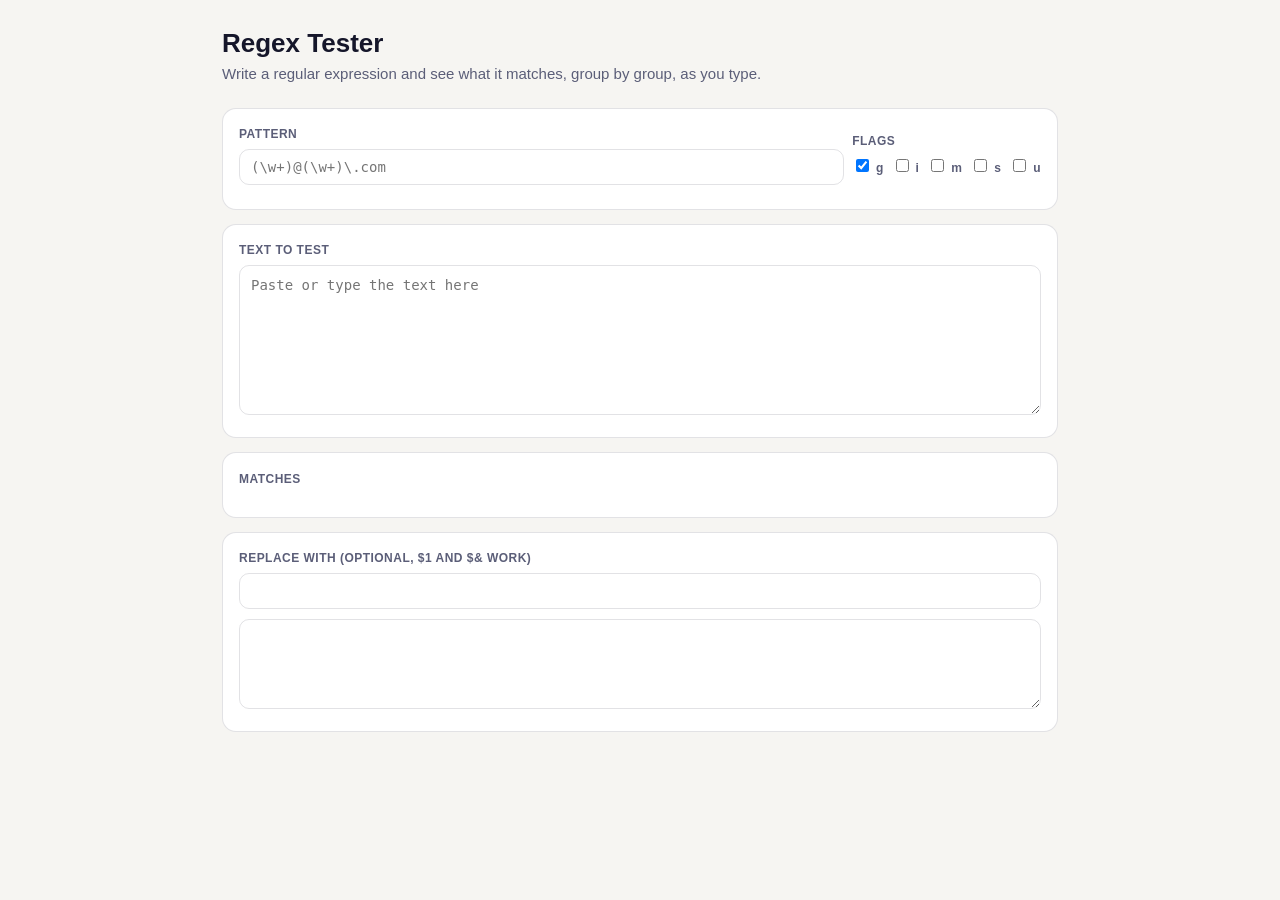
<file: plugins/regex-tester/app/index.html>
<!doctype html>
<html lang="en"><head><meta charset="utf-8"><meta name="viewport" content="width=device-width,initial-scale=1">
<title>Regex Tester</title>
<style>
:root { color-scheme: light dark; --bg:#f6f5f2; --card:#ffffff; --fg:#15162a; --muted:#5b5e78; --line:rgba(20,22,40,.12); --accent:#ff5a2a; --ok:#1a7f37; --bad:#c62828; }
@media (prefers-color-scheme: dark) { :root { --bg:#0d0e14; --card:#171923; --fg:#f3f2ef; --muted:#9a9cb2; --line:rgba(255,255,255,.12); --ok:#7ee787; --bad:#ff8a80; } }
* { box-sizing: border-box; }
html, body { margin: 0; }
body { background: var(--bg); color: var(--fg); font: 15px/1.5 -apple-system, sans-serif; min-height: 100vh; }
.wrap { max-width: 880px; margin: 0 auto; padding: 28px 22px 60px; }
h1 { font: 600 26px/1.2 -apple-system, sans-serif; margin: 0 0 4px; }
.sub { color: var(--muted); margin: 0 0 22px; }
.card { background: var(--card); border: 1px solid var(--line); border-radius: 14px; padding: 16px; margin-bottom: 14px; }
label { display: block; font-size: 12px; font-weight: 600; letter-spacing: .04em; text-transform: uppercase; color: var(--muted); margin: 0 0 6px; }
input[type=text], input[type=number], input[type=search], input[type=password], textarea, select {
  width: 100%; font: 14px ui-monospace, SFMono-Regular, Menlo, monospace; padding: 9px 11px; border-radius: 10px;
  border: 1px solid var(--line); background: transparent; color: var(--fg); outline: none; }
input:focus, textarea:focus, select:focus { border-color: var(--accent); }
textarea { min-height: 150px; resize: vertical; line-height: 1.45; }
button { font: 600 14px -apple-system, sans-serif; border: 0; border-radius: 10px; padding: 8px 15px; cursor: pointer; background: var(--fg); color: var(--bg); }
button.ghost { background: transparent; color: var(--fg); border: 1px solid var(--line); }
button:active { transform: scale(.97); }
.row { display: flex; gap: 8px; flex-wrap: wrap; align-items: center; }
.row > .grow { flex: 1 1 200px; }
.tabs { display: flex; gap: 6px; flex-wrap: wrap; margin-bottom: 14px; }
.tabs button { background: transparent; color: var(--muted); border: 1px solid var(--line); }
.tabs button.on { background: var(--fg); color: var(--bg); border-color: var(--fg); }
.muted { color: var(--muted); font-size: 13px; }
.ok { color: var(--ok); } .bad { color: var(--bad); }
.mono { font-family: ui-monospace, SFMono-Regular, Menlo, monospace; }
.toast { position: fixed; bottom: 22px; left: 50%; transform: translateX(-50%); background: rgba(20,20,28,.92); color: #fff; padding: 8px 14px; border-radius: 10px; font-size: 13px; opacity: 0; transition: opacity .25s; pointer-events: none; }
.toast.on { opacity: 1; }
.hide { display: none !important; }
mark { background: rgba(255,200,40,.55); color: inherit; border-radius: 3px; padding: 0 1px; }</style></head>
<body>

<div class="wrap">
  <h1>Regex Tester</h1>
  <p class="sub">Write a regular expression and see what it matches, group by group, as you type.</p>
  <div class="card">
    <div class="row"><div class="grow"><label for="pat">Pattern</label><input type="text" id="pat" spellcheck="false" placeholder="(\w+)@(\w+)\.com"></div>
      <div><label>Flags</label><div class="row" id="flags">
        <label style="margin:0;text-transform:none"><input type="checkbox" value="g" checked> g</label>
        <label style="margin:0;text-transform:none"><input type="checkbox" value="i"> i</label>
        <label style="margin:0;text-transform:none"><input type="checkbox" value="m"> m</label>
        <label style="margin:0;text-transform:none"><input type="checkbox" value="s"> s</label>
        <label style="margin:0;text-transform:none"><input type="checkbox" value="u"> u</label></div></div></div>
    <div id="err" class="bad" style="margin-top:8px"></div>
  </div>
  <div class="card"><label for="txt">Text to test</label><textarea id="txt" spellcheck="false" placeholder="Paste or type the text here"></textarea></div>
  <div class="card"><label>Matches <span id="count" class="muted"></span></label>
    <pre id="hl" class="mono" style="white-space:pre-wrap;word-break:break-word;margin:0 0 12px"></pre><div id="list"></div></div>
  <div class="card"><label for="rep">Replace with (optional, $1 and $&amp; work)</label><input type="text" id="rep" spellcheck="false">
    <textarea id="repout" readonly style="min-height:90px;margin-top:10px"></textarea></div>
</div>

<script>
(() => {

const $ = (s, r = document) => r.querySelector(s);
const $$ = (s, r = document) => [...r.querySelectorAll(s)];
const store = {
  get: (k, d) => { try { const v = localStorage.getItem(k); return v === null ? d : JSON.parse(v); } catch (e) { return d; } },
  set: (k, v) => { try { localStorage.setItem(k, JSON.stringify(v)); } catch (e) {} },
};
let toastTimer = 0;
const flash = (text) => {
  let t = $('.toast');
  if (!t) { t = document.createElement('div'); t.className = 'toast'; document.body.appendChild(t); }
  t.textContent = text; t.classList.add('on');
  clearTimeout(toastTimer); toastTimer = setTimeout(() => t.classList.remove('on'), 1300);
};
// The clipboard API needs a secure page; if the page isn't, the old way works.
const copy = async (text) => {
  try { await navigator.clipboard.writeText(text); }
  catch (e) {
    const t = document.createElement('textarea'); t.value = text; t.style.cssText = 'position:fixed;opacity:0';
    document.body.appendChild(t); t.select(); try { document.execCommand('copy'); } catch (e2) {} t.remove();
  }
  flash('Copied');
};
// A random whole number below n, without bias.
const rand = (n) => {
  const limit = Math.floor(4294967296 / n) * n, buf = new Uint32Array(1);
  do { crypto.getRandomValues(buf); } while (buf[0] >= limit);
  return buf[0] % n;
};
const esc = (s) => String(s).replace(/[&<>"']/g, (c) => ({ '&': '&amp;', '<': '&lt;', '>': '&gt;', '"': '&quot;', "'": '&#39;' }[c]));


const run = () => {
  const pat = $('#pat').value, txt = $('#txt').value, err = $('#err');
  const flags = $$('#flags input:checked').map((c) => c.value).join('');
  $('#hl').textContent = ''; $('#list').textContent = ''; $('#count').textContent = ''; $('#repout').value = ''; err.textContent = '';
  store.set('regex.state', { pat, txt, rep: $('#rep').value, flags });
  if (!pat) { $('#hl').textContent = txt; return; }
  let re;
  try { re = new RegExp(pat, flags.includes('g') ? flags : flags + 'g'); } catch (e) { err.textContent = e.message; $('#hl').textContent = txt; return; }
  const matches = [];
  for (const m of txt.matchAll(re)) { matches.push(m); if (matches.length >= 1000) break; if (!flags.includes('g')) break; }
  $('#count').textContent = '· ' + matches.length + (matches.length >= 1000 ? '+' : '');
  // The text, with each match marked.
  const hl = $('#hl'); let last = 0;
  for (const m of matches) {
    hl.append(document.createTextNode(txt.slice(last, m.index)));
    const mark = document.createElement('mark'); mark.textContent = m[0]; hl.append(mark); last = m.index + m[0].length;
  }
  hl.append(document.createTextNode(txt.slice(last)));
  const list = $('#list');
  matches.slice(0, 200).forEach((m, i) => {
    const d = document.createElement('div'); d.style.cssText = 'padding:6px 0;border-top:1px solid var(--line)';
    let html = '<span class="muted">#' + (i + 1) + ' at ' + m.index + '</span> <span class="mono">' + esc(m[0]) + '</span>';
    for (let g = 1; g < m.length; g++) html += '<div class="muted mono" style="margin-left:14px">group ' + g + ': ' + (m[g] === undefined ? '(not matched)' : esc(m[g])) + '</div>';
    if (m.groups) for (const [k, v] of Object.entries(m.groups)) html += '<div class="muted mono" style="margin-left:14px">' + esc(k) + ': ' + (v === undefined ? '(not matched)' : esc(v)) + '</div>';
    d.innerHTML = html; list.appendChild(d);
  });
  if (!matches.length) list.innerHTML = '<span class="muted">No match</span>';
  if ($('#rep').value !== '') { try { $('#repout').value = txt.replace(re, $('#rep').value); } catch (e) {} }
};
const saved = store.get('regex.state', null);
if (saved) { $('#pat').value = saved.pat || ''; $('#txt').value = saved.txt || ''; $('#rep').value = saved.rep || ''; $$('#flags input').forEach((c) => { c.checked = (saved.flags || 'g').includes(c.value); }); }
['#pat', '#txt', '#rep'].forEach((s) => { $(s).oninput = run; });
$('#flags').onchange = run;
run();

})();
</script>
</body></html>
</file>
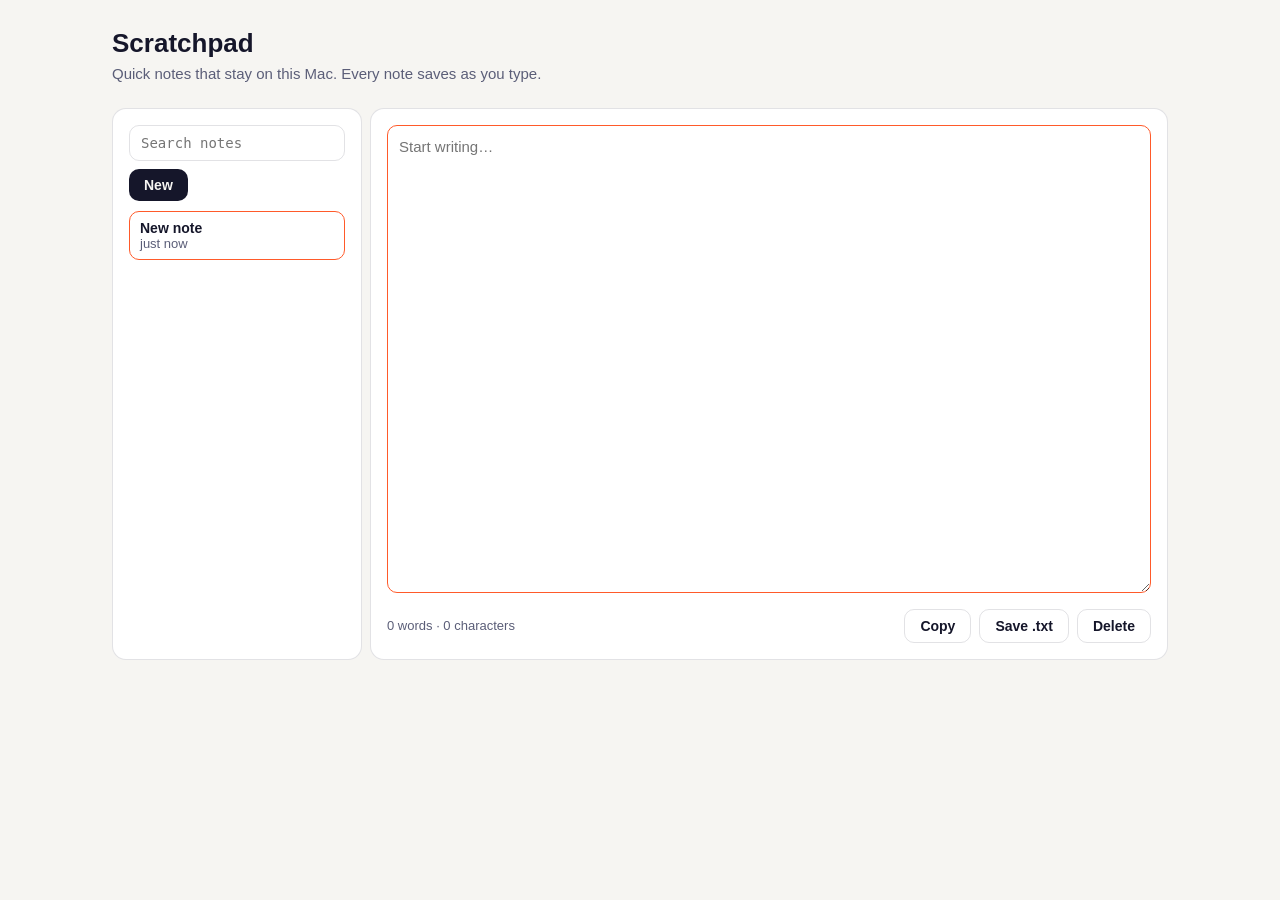
<file: plugins/scratchpad/app/index.html>
<!doctype html>
<html lang="en"><head><meta charset="utf-8"><meta name="viewport" content="width=device-width,initial-scale=1">
<title>Scratchpad</title>
<style>
:root { color-scheme: light dark; --bg:#f6f5f2; --card:#ffffff; --fg:#15162a; --muted:#5b5e78; --line:rgba(20,22,40,.12); --accent:#ff5a2a; --ok:#1a7f37; --bad:#c62828; }
@media (prefers-color-scheme: dark) { :root { --bg:#0d0e14; --card:#171923; --fg:#f3f2ef; --muted:#9a9cb2; --line:rgba(255,255,255,.12); --ok:#7ee787; --bad:#ff8a80; } }
* { box-sizing: border-box; }
html, body { margin: 0; }
body { background: var(--bg); color: var(--fg); font: 15px/1.5 -apple-system, sans-serif; min-height: 100vh; }
.wrap { max-width: 880px; margin: 0 auto; padding: 28px 22px 60px; }
h1 { font: 600 26px/1.2 -apple-system, sans-serif; margin: 0 0 4px; }
.sub { color: var(--muted); margin: 0 0 22px; }
.card { background: var(--card); border: 1px solid var(--line); border-radius: 14px; padding: 16px; margin-bottom: 14px; }
label { display: block; font-size: 12px; font-weight: 600; letter-spacing: .04em; text-transform: uppercase; color: var(--muted); margin: 0 0 6px; }
input[type=text], input[type=number], input[type=search], input[type=password], textarea, select {
  width: 100%; font: 14px ui-monospace, SFMono-Regular, Menlo, monospace; padding: 9px 11px; border-radius: 10px;
  border: 1px solid var(--line); background: transparent; color: var(--fg); outline: none; }
input:focus, textarea:focus, select:focus { border-color: var(--accent); }
textarea { min-height: 150px; resize: vertical; line-height: 1.45; }
button { font: 600 14px -apple-system, sans-serif; border: 0; border-radius: 10px; padding: 8px 15px; cursor: pointer; background: var(--fg); color: var(--bg); }
button.ghost { background: transparent; color: var(--fg); border: 1px solid var(--line); }
button:active { transform: scale(.97); }
.row { display: flex; gap: 8px; flex-wrap: wrap; align-items: center; }
.row > .grow { flex: 1 1 200px; }
.tabs { display: flex; gap: 6px; flex-wrap: wrap; margin-bottom: 14px; }
.tabs button { background: transparent; color: var(--muted); border: 1px solid var(--line); }
.tabs button.on { background: var(--fg); color: var(--bg); border-color: var(--fg); }
.muted { color: var(--muted); font-size: 13px; }
.ok { color: var(--ok); } .bad { color: var(--bad); }
.mono { font-family: ui-monospace, SFMono-Regular, Menlo, monospace; }
.toast { position: fixed; bottom: 22px; left: 50%; transform: translateX(-50%); background: rgba(20,20,28,.92); color: #fff; padding: 8px 14px; border-radius: 10px; font-size: 13px; opacity: 0; transition: opacity .25s; pointer-events: none; }
.toast.on { opacity: 1; }
.hide { display: none !important; }
</style></head>
<body>

<div class="wrap" style="max-width:1100px">
  <h1>Scratchpad</h1>
  <p class="sub">Quick notes that stay on this Mac. Every note saves as you type.</p>
  <div class="row" style="align-items:stretch">
    <div style="flex:0 0 250px;min-width:0" id="side" class="card">
      <div class="row" style="margin-bottom:10px"><input type="search" id="q" placeholder="Search notes" class="grow"><button id="new">New</button></div>
      <div id="list"></div>
    </div>
    <div style="flex:1 1 360px;min-width:0" class="card">
      <textarea id="note" spellcheck="true" style="min-height:52vh;font:15px/1.6 -apple-system,sans-serif" placeholder="Start writing…"></textarea>
      <div class="row" style="margin-top:10px;justify-content:space-between">
        <span class="muted" id="status"></span>
        <span class="row"><button class="ghost" id="copy">Copy</button><button class="ghost" id="export">Save .txt</button><button class="ghost" id="del">Delete</button></span>
      </div>
    </div>
  </div>
</div>

<script>
(() => {

const $ = (s, r = document) => r.querySelector(s);
const $$ = (s, r = document) => [...r.querySelectorAll(s)];
const store = {
  get: (k, d) => { try { const v = localStorage.getItem(k); return v === null ? d : JSON.parse(v); } catch (e) { return d; } },
  set: (k, v) => { try { localStorage.setItem(k, JSON.stringify(v)); } catch (e) {} },
};
let toastTimer = 0;
const flash = (text) => {
  let t = $('.toast');
  if (!t) { t = document.createElement('div'); t.className = 'toast'; document.body.appendChild(t); }
  t.textContent = text; t.classList.add('on');
  clearTimeout(toastTimer); toastTimer = setTimeout(() => t.classList.remove('on'), 1300);
};
// The clipboard API needs a secure page; if the page isn't, the old way works.
const copy = async (text) => {
  try { await navigator.clipboard.writeText(text); }
  catch (e) {
    const t = document.createElement('textarea'); t.value = text; t.style.cssText = 'position:fixed;opacity:0';
    document.body.appendChild(t); t.select(); try { document.execCommand('copy'); } catch (e2) {} t.remove();
  }
  flash('Copied');
};
// A random whole number below n, without bias.
const rand = (n) => {
  const limit = Math.floor(4294967296 / n) * n, buf = new Uint32Array(1);
  do { crypto.getRandomValues(buf); } while (buf[0] >= limit);
  return buf[0] % n;
};
const esc = (s) => String(s).replace(/[&<>"']/g, (c) => ({ '&': '&amp;', '<': '&lt;', '>': '&gt;', '"': '&quot;', "'": '&#39;' }[c]));


let notes = store.get('scratch.notes', []), current = store.get('scratch.current', null), timer = 0;
const uid = () => Date.now().toString(36) + Math.random().toString(36).slice(2, 6);
const title = (n) => (n.text.split('\n').find((l) => l.trim()) || 'New note').trim().slice(0, 48);
const persist = () => { store.set('scratch.notes', notes); store.set('scratch.current', current); };
const find = () => notes.find((n) => n.id === current);
const ago = (t) => { const m = Math.round((Date.now() - t) / 60000); return m < 1 ? 'just now' : m < 60 ? m + ' min ago' : m < 1440 ? Math.round(m / 60) + ' h ago' : new Date(t).toLocaleDateString(); };
const draw = () => {
  const q = $('#q').value.trim().toLowerCase(), list = $('#list'); list.textContent = '';
  const shown = notes.filter((n) => !q || n.text.toLowerCase().includes(q)).sort((a, b) => b.updated - a.updated);
  for (const n of shown) {
    const b = document.createElement('button'); b.className = 'ghost'; b.style.cssText = 'display:block;width:100%;text-align:left;margin-bottom:6px;padding:8px 10px;' + (n.id === current ? 'border-color:var(--accent)' : '');
    b.innerHTML = '<div style="font-weight:600;white-space:nowrap;overflow:hidden;text-overflow:ellipsis">' + esc(title(n)) + '</div><div class="muted" style="font-weight:400">' + ago(n.updated) + '</div>';
    b.onclick = () => { current = n.id; persist(); load(); draw(); };
    list.appendChild(b);
  }
  if (!shown.length) list.innerHTML = '<span class="muted">' + (q ? 'No note matches' : 'No notes yet') + '</span>';
};
const count = (t) => { const w = t.trim() ? t.trim().split(/\s+/).length : 0; return w + (w === 1 ? ' word' : ' words') + ' · ' + t.length + ' characters'; };
const load = () => { const n = find(); $('#note').value = n ? n.text : ''; $('#note').disabled = !n; $('#status').textContent = n ? count(n.text) : 'Press New to start a note'; document.title = n ? title(n) + ' · Scratchpad' : 'Scratchpad'; };
const create = () => { const n = { id: uid(), text: '', updated: Date.now() }; notes.push(n); current = n.id; persist(); load(); draw(); $('#note').focus(); };
$('#new').onclick = create;
$('#note').oninput = () => {
  const n = find(); if (!n) return; n.text = $('#note').value; n.updated = Date.now();
  $('#status').textContent = 'Saving… ' + count(n.text); clearTimeout(timer);
  timer = setTimeout(() => { persist(); draw(); $('#status').textContent = 'Saved · ' + count(n.text); document.title = title(n) + ' · Scratchpad'; }, 300);
};
$('#q').oninput = draw;
$('#copy').onclick = () => copy($('#note').value);
$('#export').onclick = () => {
  const n = find(); if (!n) return;
  const a = document.createElement('a'); a.href = URL.createObjectURL(new Blob([n.text], { type: 'text/plain' }));
  a.download = title(n).replace(/[\\/:*?"<>|]+/g, ' ').trim() + '.txt'; document.body.appendChild(a); a.click(); a.remove(); setTimeout(() => URL.revokeObjectURL(a.href), 10000);
};
$('#del').onclick = () => {
  const n = find(); if (!n || (n.text.trim() && !confirm('Delete this note?'))) return;
  notes = notes.filter((x) => x !== n); current = notes.length ? notes.sort((a, b) => b.updated - a.updated)[0].id : null; persist(); load(); draw();
};
if (!notes.length) create(); else { if (!find()) current = notes[0].id; load(); draw(); }
globalThis.__scratch = { notes: () => notes };

})();
</script>
</body></html>
</file>
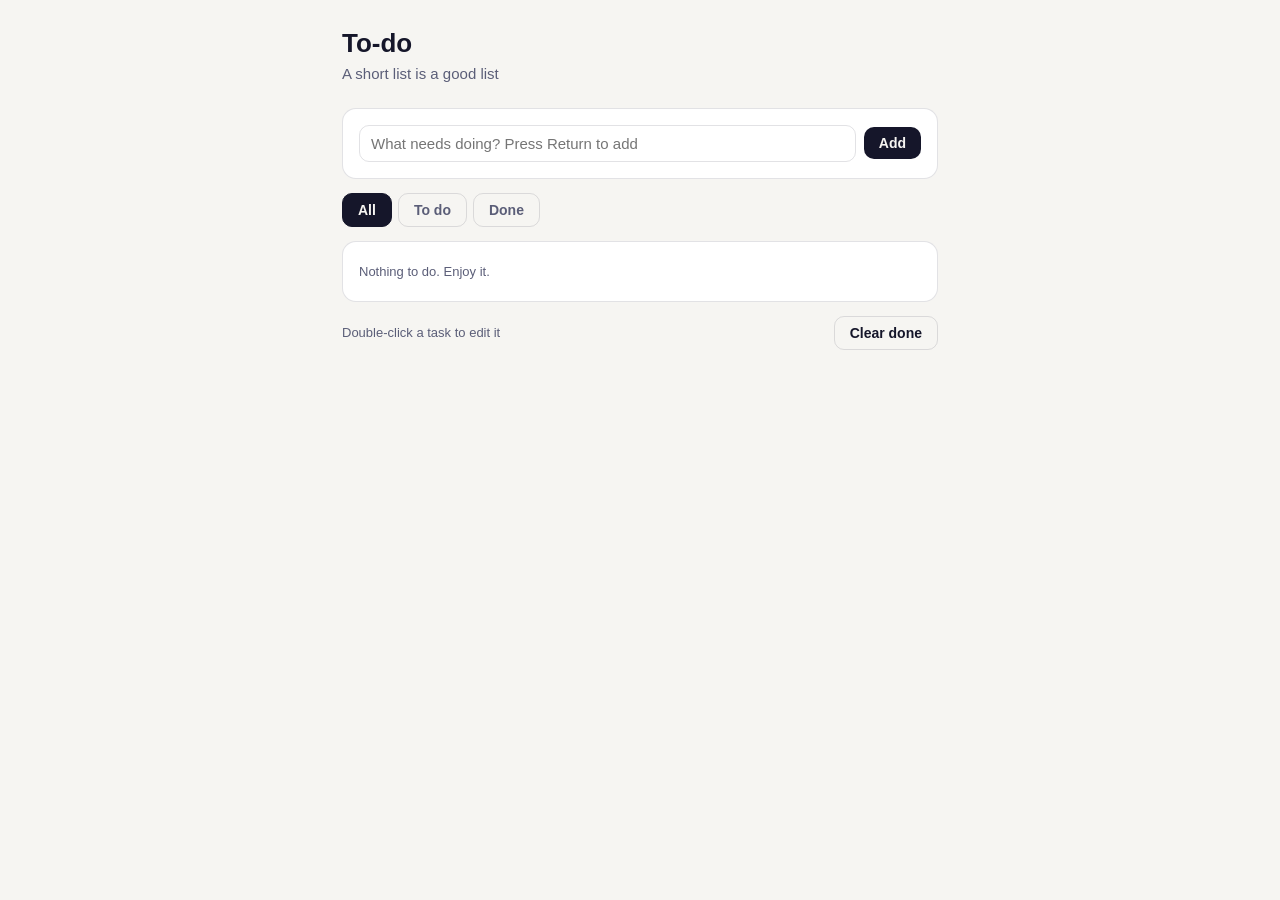
<file: plugins/todo/app/index.html>
<!doctype html>
<html lang="en"><head><meta charset="utf-8"><meta name="viewport" content="width=device-width,initial-scale=1">
<title>To-do</title>
<style>
:root { color-scheme: light dark; --bg:#f6f5f2; --card:#ffffff; --fg:#15162a; --muted:#5b5e78; --line:rgba(20,22,40,.12); --accent:#ff5a2a; --ok:#1a7f37; --bad:#c62828; }
@media (prefers-color-scheme: dark) { :root { --bg:#0d0e14; --card:#171923; --fg:#f3f2ef; --muted:#9a9cb2; --line:rgba(255,255,255,.12); --ok:#7ee787; --bad:#ff8a80; } }
* { box-sizing: border-box; }
html, body { margin: 0; }
body { background: var(--bg); color: var(--fg); font: 15px/1.5 -apple-system, sans-serif; min-height: 100vh; }
.wrap { max-width: 880px; margin: 0 auto; padding: 28px 22px 60px; }
h1 { font: 600 26px/1.2 -apple-system, sans-serif; margin: 0 0 4px; }
.sub { color: var(--muted); margin: 0 0 22px; }
.card { background: var(--card); border: 1px solid var(--line); border-radius: 14px; padding: 16px; margin-bottom: 14px; }
label { display: block; font-size: 12px; font-weight: 600; letter-spacing: .04em; text-transform: uppercase; color: var(--muted); margin: 0 0 6px; }
input[type=text], input[type=number], input[type=search], input[type=password], textarea, select {
  width: 100%; font: 14px ui-monospace, SFMono-Regular, Menlo, monospace; padding: 9px 11px; border-radius: 10px;
  border: 1px solid var(--line); background: transparent; color: var(--fg); outline: none; }
input:focus, textarea:focus, select:focus { border-color: var(--accent); }
textarea { min-height: 150px; resize: vertical; line-height: 1.45; }
button { font: 600 14px -apple-system, sans-serif; border: 0; border-radius: 10px; padding: 8px 15px; cursor: pointer; background: var(--fg); color: var(--bg); }
button.ghost { background: transparent; color: var(--fg); border: 1px solid var(--line); }
button:active { transform: scale(.97); }
.row { display: flex; gap: 8px; flex-wrap: wrap; align-items: center; }
.row > .grow { flex: 1 1 200px; }
.tabs { display: flex; gap: 6px; flex-wrap: wrap; margin-bottom: 14px; }
.tabs button { background: transparent; color: var(--muted); border: 1px solid var(--line); }
.tabs button.on { background: var(--fg); color: var(--bg); border-color: var(--fg); }
.muted { color: var(--muted); font-size: 13px; }
.ok { color: var(--ok); } .bad { color: var(--bad); }
.mono { font-family: ui-monospace, SFMono-Regular, Menlo, monospace; }
.toast { position: fixed; bottom: 22px; left: 50%; transform: translateX(-50%); background: rgba(20,20,28,.92); color: #fff; padding: 8px 14px; border-radius: 10px; font-size: 13px; opacity: 0; transition: opacity .25s; pointer-events: none; }
.toast.on { opacity: 1; }
.hide { display: none !important; }
</style></head>
<body>

<div class="wrap" style="max-width:640px">
  <h1>To-do</h1>
  <p class="sub" id="left"></p>
  <div class="card"><div class="row"><input type="text" id="add" class="grow" placeholder="What needs doing? Press Return to add" style="font-family:inherit;font-size:15px"><button id="addb">Add</button></div></div>
  <div class="tabs" id="filters"><button data-f="all" class="on">All</button><button data-f="active">To do</button><button data-f="done">Done</button></div>
  <div class="card" id="box" style="padding:6px 16px"></div>
  <div class="row" style="margin-top:10px;justify-content:space-between"><span class="muted">Double-click a task to edit it</span><button class="ghost" id="clear">Clear done</button></div>
</div>

<script>
(() => {

const $ = (s, r = document) => r.querySelector(s);
const $$ = (s, r = document) => [...r.querySelectorAll(s)];
const store = {
  get: (k, d) => { try { const v = localStorage.getItem(k); return v === null ? d : JSON.parse(v); } catch (e) { return d; } },
  set: (k, v) => { try { localStorage.setItem(k, JSON.stringify(v)); } catch (e) {} },
};
let toastTimer = 0;
const flash = (text) => {
  let t = $('.toast');
  if (!t) { t = document.createElement('div'); t.className = 'toast'; document.body.appendChild(t); }
  t.textContent = text; t.classList.add('on');
  clearTimeout(toastTimer); toastTimer = setTimeout(() => t.classList.remove('on'), 1300);
};
// The clipboard API needs a secure page; if the page isn't, the old way works.
const copy = async (text) => {
  try { await navigator.clipboard.writeText(text); }
  catch (e) {
    const t = document.createElement('textarea'); t.value = text; t.style.cssText = 'position:fixed;opacity:0';
    document.body.appendChild(t); t.select(); try { document.execCommand('copy'); } catch (e2) {} t.remove();
  }
  flash('Copied');
};
// A random whole number below n, without bias.
const rand = (n) => {
  const limit = Math.floor(4294967296 / n) * n, buf = new Uint32Array(1);
  do { crypto.getRandomValues(buf); } while (buf[0] >= limit);
  return buf[0] % n;
};
const esc = (s) => String(s).replace(/[&<>"']/g, (c) => ({ '&': '&amp;', '<': '&lt;', '>': '&gt;', '"': '&quot;', "'": '&#39;' }[c]));


let tasks = store.get('todo.tasks', []), filter = store.get('todo.filter', 'all');
const save = () => store.set('todo.tasks', tasks);
const uid = () => Date.now().toString(36) + Math.random().toString(36).slice(2, 6);
const draw = () => {
  $$('#filters button').forEach((b) => b.classList.toggle('on', b.dataset.f === filter));
  const box = $('#box'); box.textContent = '';
  const shown = tasks.filter((t) => filter === 'all' || (filter === 'done') === t.done).sort((a, b) => (a.done - b.done) || (b.star - a.star) || (a.created - b.created));
  for (const t of shown) {
    const row = document.createElement('div'); row.className = 'row'; row.style.cssText = 'padding:9px 0;border-bottom:1px solid var(--line);flex-wrap:nowrap';
    const cb = document.createElement('input'); cb.type = 'checkbox'; cb.checked = t.done; cb.style.cssText = 'width:18px;height:18px'; cb.onchange = () => { t.done = cb.checked; save(); draw(); };
    const txt = document.createElement('span'); txt.className = 'grow'; txt.textContent = t.text; txt.style.cssText = 'flex:1;min-width:0;word-break:break-word;' + (t.done ? 'text-decoration:line-through;color:var(--muted)' : '');
    txt.ondblclick = () => {
      const inp = document.createElement('input'); inp.type = 'text'; inp.value = t.text; inp.style.fontFamily = 'inherit'; txt.replaceWith(inp); inp.focus(); inp.select();
      const done = (ok) => { if (ok && inp.value.trim()) t.text = inp.value.trim(); save(); draw(); };
      inp.onkeydown = (e) => { if (e.key === 'Enter') done(true); else if (e.key === 'Escape') done(false); }; inp.onblur = () => done(true);
    };
    const star = document.createElement('button'); star.className = 'ghost'; star.textContent = t.star ? '★' : '☆'; star.title = 'Important'; star.style.cssText = 'padding:2px 8px;border:0;' + (t.star ? 'color:var(--accent)' : ''); star.onclick = () => { t.star = !t.star; save(); draw(); };
    const del = document.createElement('button'); del.className = 'ghost'; del.textContent = '✕'; del.title = 'Delete'; del.style.cssText = 'padding:2px 8px;border:0'; del.onclick = () => { tasks = tasks.filter((x) => x !== t); save(); draw(); };
    row.append(cb, txt, star, del); box.appendChild(row);
  }
  if (!shown.length) box.innerHTML = '<div class="muted" style="padding:14px 0">' + (tasks.length ? 'Nothing here' : 'Nothing to do. Enjoy it.') + '</div>';
  const n = tasks.filter((t) => !t.done).length;
  $('#left').textContent = n ? n + (n === 1 ? ' task left' : ' tasks left') : (tasks.length ? 'All done' : 'A short list is a good list');
  document.title = (n ? '(' + n + ') ' : '') + 'To-do';
};
const add = () => { const v = $('#add').value.trim(); if (!v) return; tasks.push({ id: uid(), text: v, done: false, star: false, created: Date.now() }); $('#add').value = ''; save(); draw(); };
$('#add').onkeydown = (e) => { if (e.key === 'Enter') add(); }; $('#addb').onclick = add;
$('#filters').onclick = (e) => { if (e.target.dataset.f) { filter = e.target.dataset.f; store.set('todo.filter', filter); draw(); } };
$('#clear').onclick = () => { tasks = tasks.filter((t) => !t.done); save(); draw(); };
draw();
globalThis.__todo = { tasks: () => tasks };

})();
</script>
</body></html>
</file>
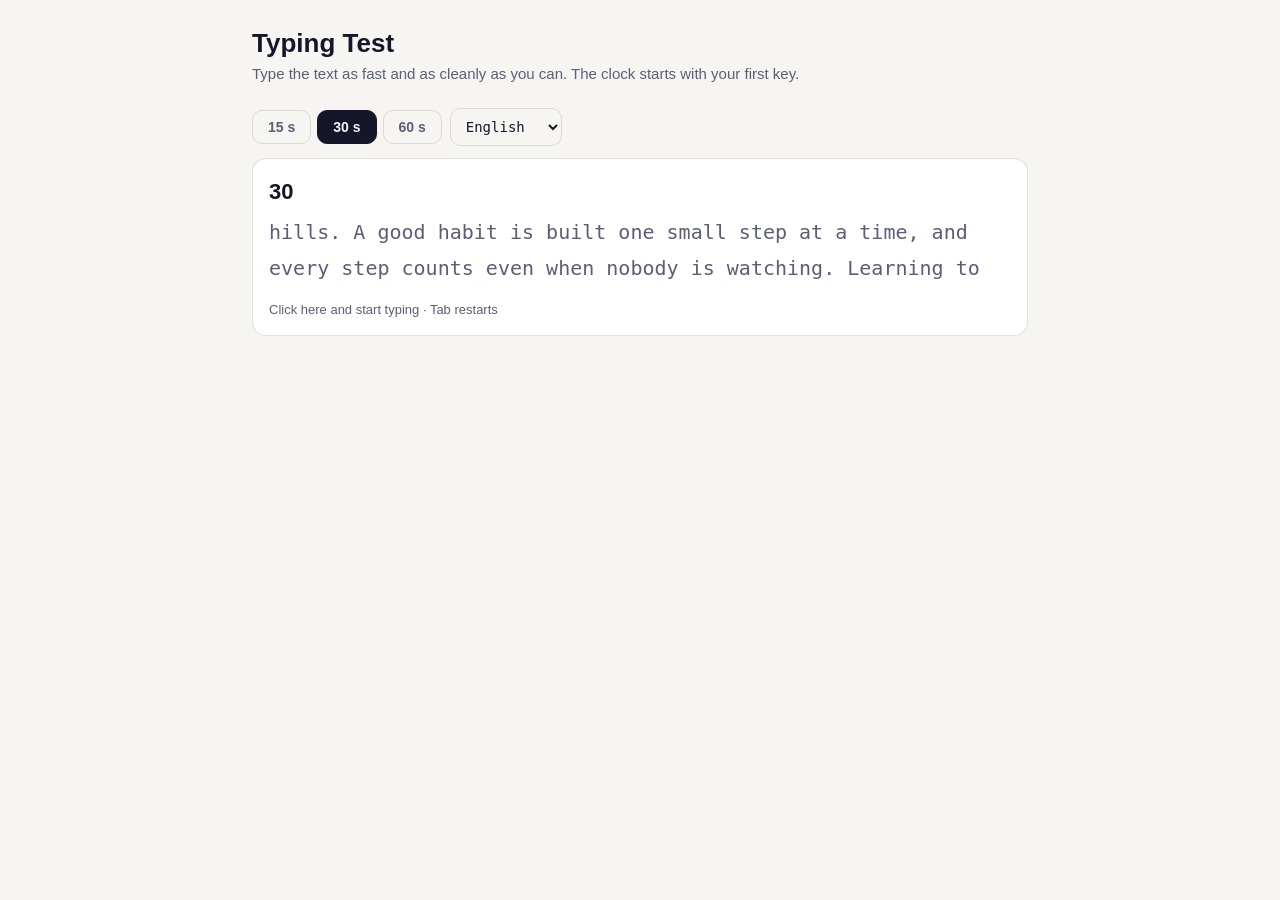
<file: plugins/typing-test/app/index.html>
<!doctype html>
<html lang="en"><head><meta charset="utf-8"><meta name="viewport" content="width=device-width,initial-scale=1">
<title>Typing Test</title>
<style>
:root { color-scheme: light dark; --bg:#f6f5f2; --card:#ffffff; --fg:#15162a; --muted:#5b5e78; --line:rgba(20,22,40,.12); --accent:#ff5a2a; --ok:#1a7f37; --bad:#c62828; }
@media (prefers-color-scheme: dark) { :root { --bg:#0d0e14; --card:#171923; --fg:#f3f2ef; --muted:#9a9cb2; --line:rgba(255,255,255,.12); --ok:#7ee787; --bad:#ff8a80; } }
* { box-sizing: border-box; }
html, body { margin: 0; }
body { background: var(--bg); color: var(--fg); font: 15px/1.5 -apple-system, sans-serif; min-height: 100vh; }
.wrap { max-width: 880px; margin: 0 auto; padding: 28px 22px 60px; }
h1 { font: 600 26px/1.2 -apple-system, sans-serif; margin: 0 0 4px; }
.sub { color: var(--muted); margin: 0 0 22px; }
.card { background: var(--card); border: 1px solid var(--line); border-radius: 14px; padding: 16px; margin-bottom: 14px; }
label { display: block; font-size: 12px; font-weight: 600; letter-spacing: .04em; text-transform: uppercase; color: var(--muted); margin: 0 0 6px; }
input[type=text], input[type=number], input[type=search], input[type=password], textarea, select {
  width: 100%; font: 14px ui-monospace, SFMono-Regular, Menlo, monospace; padding: 9px 11px; border-radius: 10px;
  border: 1px solid var(--line); background: transparent; color: var(--fg); outline: none; }
input:focus, textarea:focus, select:focus { border-color: var(--accent); }
textarea { min-height: 150px; resize: vertical; line-height: 1.45; }
button { font: 600 14px -apple-system, sans-serif; border: 0; border-radius: 10px; padding: 8px 15px; cursor: pointer; background: var(--fg); color: var(--bg); }
button.ghost { background: transparent; color: var(--fg); border: 1px solid var(--line); }
button:active { transform: scale(.97); }
.row { display: flex; gap: 8px; flex-wrap: wrap; align-items: center; }
.row > .grow { flex: 1 1 200px; }
.tabs { display: flex; gap: 6px; flex-wrap: wrap; margin-bottom: 14px; }
.tabs button { background: transparent; color: var(--muted); border: 1px solid var(--line); }
.tabs button.on { background: var(--fg); color: var(--bg); border-color: var(--fg); }
.muted { color: var(--muted); font-size: 13px; }
.ok { color: var(--ok); } .bad { color: var(--bad); }
.mono { font-family: ui-monospace, SFMono-Regular, Menlo, monospace; }
.toast { position: fixed; bottom: 22px; left: 50%; transform: translateX(-50%); background: rgba(20,20,28,.92); color: #fff; padding: 8px 14px; border-radius: 10px; font-size: 13px; opacity: 0; transition: opacity .25s; pointer-events: none; }
.toast.on { opacity: 1; }
.hide { display: none !important; }
</style></head>
<body>

<div class="wrap" style="max-width:820px">
  <h1>Typing Test</h1>
  <p class="sub">Type the text as fast and as cleanly as you can. The clock starts with your first key.</p>
  <div class="row" style="margin-bottom:12px">
    <div class="tabs" id="dur" style="margin:0"><button data-d="15">15 s</button><button data-d="30" class="on">30 s</button><button data-d="60">60 s</button></div>
    <select id="lang" style="width:auto"><option value="en">English</option><option value="it">Italiano</option><option value="fr">Français</option></select>
    <span class="grow"></span><span class="muted" id="best"></span>
  </div>
  <div class="card" id="stage" tabindex="0" style="outline:none">
    <div class="row" style="justify-content:space-between;margin-bottom:10px"><b id="clock" style="font-size:22px">30</b><span class="muted" id="live"></span></div>
    <div id="text" style="font:20px/1.8 ui-monospace,SFMono-Regular,Menlo,monospace;word-break:break-word;user-select:none"></div>
    <div class="muted" style="margin-top:10px" id="hint">Click here and start typing · Tab restarts</div>
  </div>
  <div class="card hide" id="result" style="text-align:center">
    <div style="font-size:54px;font-weight:700;line-height:1" id="wpm"></div><div class="muted">words per minute</div>
    <div class="row" style="justify-content:center;margin:14px 0" id="stats"></div>
    <button id="again">Try again</button>
  </div>
</div>

<script>
(() => {

const $ = (s, r = document) => r.querySelector(s);
const $$ = (s, r = document) => [...r.querySelectorAll(s)];
const store = {
  get: (k, d) => { try { const v = localStorage.getItem(k); return v === null ? d : JSON.parse(v); } catch (e) { return d; } },
  set: (k, v) => { try { localStorage.setItem(k, JSON.stringify(v)); } catch (e) {} },
};
let toastTimer = 0;
const flash = (text) => {
  let t = $('.toast');
  if (!t) { t = document.createElement('div'); t.className = 'toast'; document.body.appendChild(t); }
  t.textContent = text; t.classList.add('on');
  clearTimeout(toastTimer); toastTimer = setTimeout(() => t.classList.remove('on'), 1300);
};
// The clipboard API needs a secure page; if the page isn't, the old way works.
const copy = async (text) => {
  try { await navigator.clipboard.writeText(text); }
  catch (e) {
    const t = document.createElement('textarea'); t.value = text; t.style.cssText = 'position:fixed;opacity:0';
    document.body.appendChild(t); t.select(); try { document.execCommand('copy'); } catch (e2) {} t.remove();
  }
  flash('Copied');
};
// A random whole number below n, without bias.
const rand = (n) => {
  const limit = Math.floor(4294967296 / n) * n, buf = new Uint32Array(1);
  do { crypto.getRandomValues(buf); } while (buf[0] >= limit);
  return buf[0] % n;
};
const esc = (s) => String(s).replace(/[&<>"']/g, (c) => ({ '&': '&amp;', '<': '&lt;', '>': '&gt;', '"': '&quot;', "'": '&#39;' }[c]));


const TEXTS = {
  en: ['The quick brown fox jumps over the lazy dog while the sun slowly sets behind the quiet hills.', 'A good habit is built one small step at a time, and every step counts even when nobody is watching.', 'Reading a little each day opens doors to places we have never been and to people we will never meet.', 'The old bridge creaked in the wind, but it had stood for a hundred years and it was not going anywhere.', 'When the rain finally stopped, the whole street smelled of wet stone, fresh bread and the coming of spring.', 'Learning to type without looking is a patient game: accuracy first, and the speed follows by itself.', 'She packed a small bag, locked the door, and walked toward the station without looking back at the house.', 'Every great project starts as a rough idea, a blank page and the courage to put the first line down.'],
  it: ['La volpe veloce salta sopra il cane pigro mentre il sole tramonta lentamente dietro le colline silenziose.', 'Una buona abitudine si costruisce un passo alla volta, e ogni passo conta anche quando nessuno ci guarda.', 'Leggere un po\u2019 ogni giorno apre porte su luoghi che non abbiamo mai visto e su persone che non incontreremo mai.', 'Il vecchio ponte scricchiolava nel vento, ma era in piedi da cent\u2019anni e non aveva intenzione di andare da nessuna parte.', 'Quando la pioggia finalmente smise, tutta la strada sapeva di pietra bagnata, di pane fresco e di primavera.', 'Imparare a scrivere senza guardare la tastiera \u00e8 un gioco paziente: prima la precisione, poi la velocit\u00e0 arriva da sola.', 'Preparò una piccola borsa, chiuse la porta a chiave e si avviò verso la stazione senza voltarsi a guardare la casa.', 'Ogni grande progetto comincia come un\u2019idea confusa, una pagina bianca e il coraggio di scrivere la prima riga.'],
  fr: ['Le renard brun rapide saute par-dessus le chien paresseux pendant que le soleil se couche derri\u00e8re les collines calmes.', 'Une bonne habitude se construit pas \u00e0 pas, et chaque pas compte m\u00eame quand personne ne regarde.', 'Lire un peu chaque jour ouvre des portes vers des lieux que nous n\u2019avons jamais vus et des gens que nous ne rencontrerons jamais.', 'Le vieux pont grin\u00e7ait dans le vent, mais il tenait debout depuis cent ans et n\u2019allait nulle part.', 'Quand la pluie s\u2019est enfin arr\u00eat\u00e9e, toute la rue sentait la pierre mouill\u00e9e, le pain frais et le printemps.', 'Apprendre \u00e0 taper sans regarder est un jeu patient : la pr\u00e9cision d\u2019abord, la vitesse vient toute seule.', 'Elle a pr\u00e9par\u00e9 un petit sac, ferm\u00e9 la porte \u00e0 cl\u00e9 et march\u00e9 vers la gare sans se retourner.', 'Tout grand projet commence par une id\u00e9e floue, une page blanche et le courage d\u2019\u00e9crire la premi\u00e8re ligne.'],
};
const wpm = (correctChars, ms) => ms <= 0 ? 0 : Math.round((correctChars / 5) / (ms / 60000));
globalThis.__typing = { wpm, TEXTS };
let duration = store.get('type.dur', 30), lang = store.get('type.lang', 'en'), target = '', typed = [], started = 0, ended = false, strokes = 0, hits = 0, tick = 0;
const best = () => store.get('type.best', {});
const makeText = () => { const list = TEXTS[lang].slice(); let out = []; while (out.join(' ').length < 420) { out.push(list.splice(rand(list.length), 1)[0] || TEXTS[lang][rand(TEXTS[lang].length)]); } return out.join(' '); };
const drawText = () => {
  const root = $('#text'); root.textContent = '';
  [...target].forEach((ch, i) => {
    const s = document.createElement('span'); s.textContent = ch;
    if (i < typed.length) { s.style.color = typed[i] === ch ? 'var(--ok)' : 'var(--bad)'; if (typed[i] !== ch) s.style.background = 'rgba(198,40,40,.18)'; }
    else if (i === typed.length) s.style.cssText = 'background:rgba(255,90,42,.28);border-radius:3px';
    else s.style.color = 'var(--muted)';
    root.appendChild(s);
  });
  const cur = root.children[typed.length]; if (cur && cur.offsetTop > 120) root.style.cssText += ';max-height:3.6em;overflow:hidden';
  const line = root.children[typed.length]; if (line) root.scrollTop = Math.max(0, line.offsetTop - 40);
};
const reset = () => {
  clearInterval(tick); target = makeText(); typed = []; started = 0; ended = false; strokes = 0; hits = 0;
  $('#result').classList.add('hide'); $('#stage').classList.remove('hide'); $('#clock').textContent = duration; $('#live').textContent = '';
  $('#best').textContent = best()[duration + lang] ? 'Best: ' + best()[duration + lang] + ' wpm' : '';
  $$('#dur button').forEach((b) => b.classList.toggle('on', +b.dataset.d === duration)); $('#lang').value = lang; drawText(); $('#stage').focus();
};
const finish = () => {
  ended = true; clearInterval(tick);
  const ms = Math.min(duration * 1000, Date.now() - started), correct = typed.filter((c, i) => c === target[i]).length, speed = wpm(correct, ms), acc = strokes ? Math.round(hits / strokes * 100) : 100;
  const b = best(), k = duration + lang, isBest = speed > (b[k] || 0); if (isBest) { b[k] = speed; store.set('type.best', b); }
  $('#stage').classList.add('hide'); $('#result').classList.remove('hide'); $('#wpm').textContent = speed;
  $('#stats').innerHTML = '<span class="card" style="margin:0">Accuracy <b>' + acc + '%</b></span><span class="card" style="margin:0">Characters <b>' + correct + '</b></span>' + (isBest ? '<span class="card" style="margin:0"><b class="ok">New best</b></span>' : '');
  globalThis.__typing.last = { speed, acc, correct };
};
document.addEventListener('keydown', (e) => {
  if (e.metaKey || e.ctrlKey || e.altKey || /^(SELECT|INPUT|TEXTAREA)$/.test(e.target.tagName)) return;
  if (e.key === 'Tab' || (ended && e.key === 'Enter')) { e.preventDefault(); reset(); return; }
  if (ended) return;
  if (e.key === 'Backspace') { e.preventDefault(); typed.pop(); drawText(); return; }
  if (e.key.length !== 1) return;
  e.preventDefault();
  if (!started) { started = Date.now(); tick = setInterval(() => { const left = duration - Math.floor((Date.now() - started) / 1000); $('#clock').textContent = Math.max(0, left); const c = typed.filter((x, i) => x === target[i]).length; $('#live').textContent = wpm(c, Date.now() - started) + ' wpm'; if (left <= 0) finish(); }, 250); $('#hint').textContent = 'Tab restarts'; }
  strokes++; if (e.key === target[typed.length]) hits++;
  typed.push(e.key); drawText();
  if (typed.length >= target.length) finish();
});
$('#dur').onclick = (e) => { if (e.target.dataset.d) { duration = +e.target.dataset.d; store.set('type.dur', duration); reset(); } };
$('#lang').onchange = () => { lang = $('#lang').value; store.set('type.lang', lang); reset(); };
$('#again').onclick = reset;
reset();

})();
</script>
</body></html>
</file>
